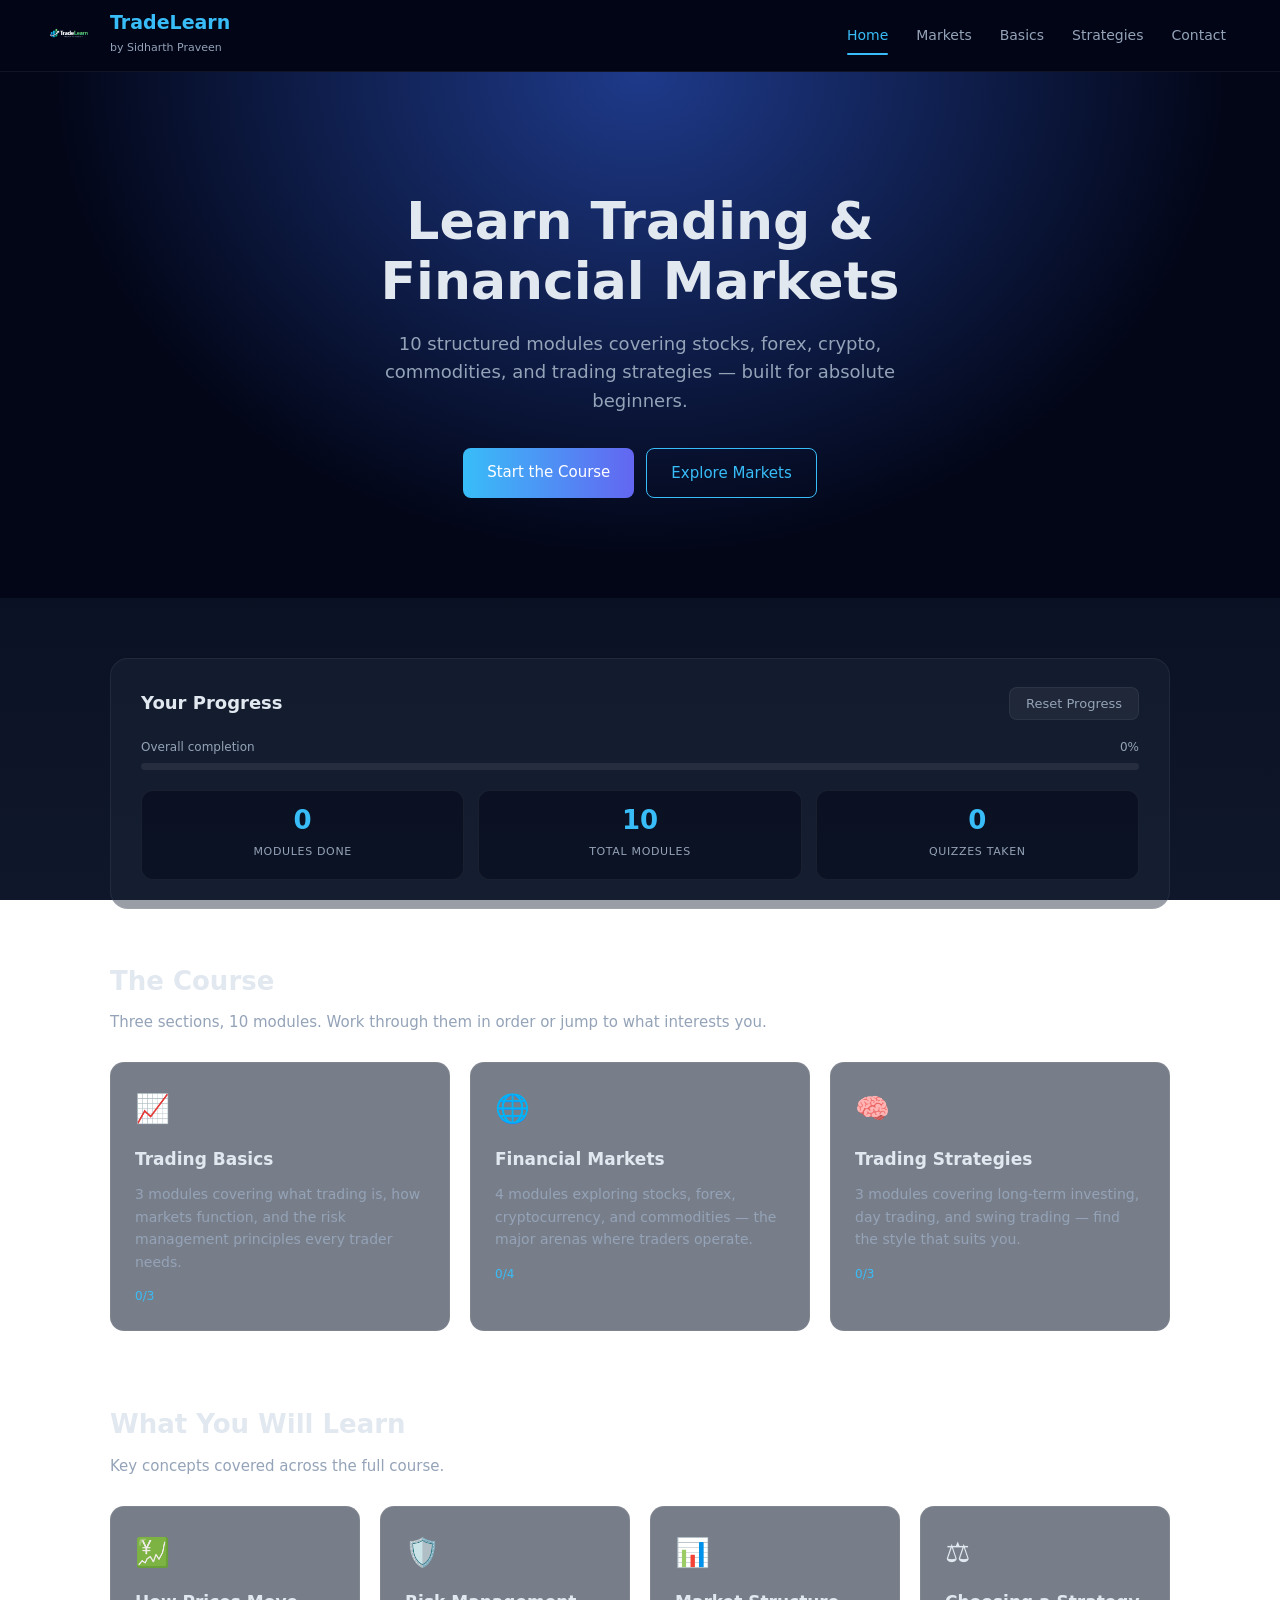
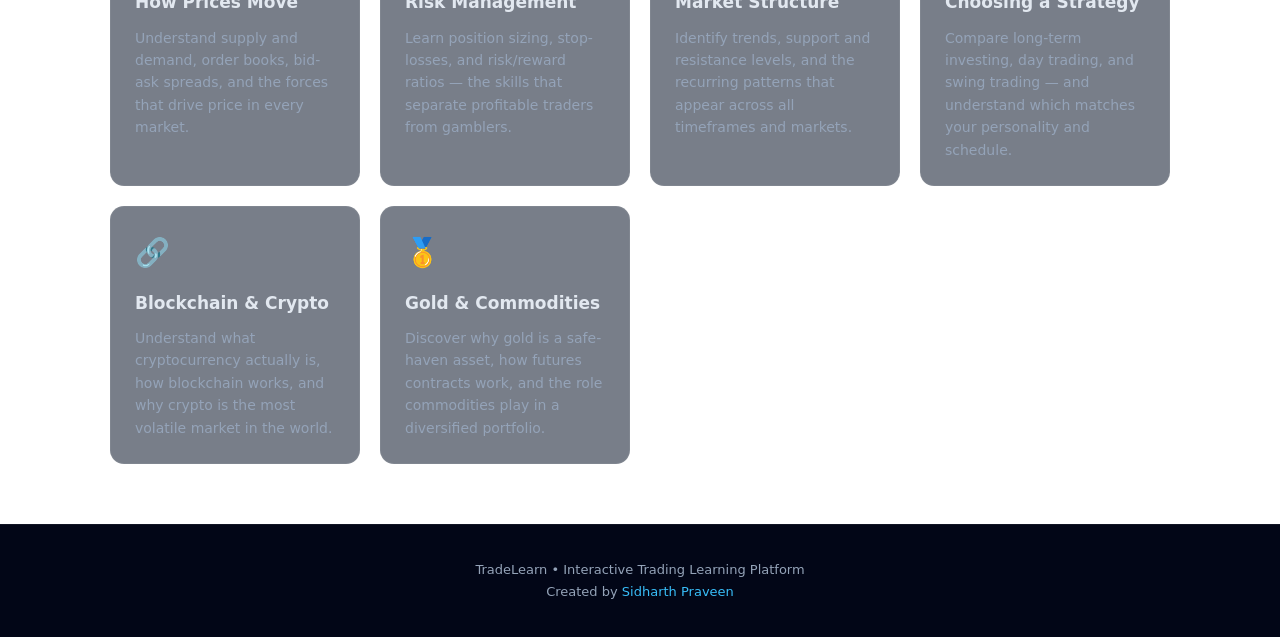
<file: index.html>
<!DOCTYPE html>
<html lang="en">
<head>
  <!-- Google tag (gtag.js) -->
  <script async src="https://www.googletagmanager.com/gtag/js?id=G-E32NQWVJEC"></script>
  <script>
    window.dataLayer = window.dataLayer || [];
    function gtag(){dataLayer.push(arguments);}
    gtag('js', new Date());
    gtag('config', 'G-E32NQWVJEC');
  </script>

  <meta charset="UTF-8">
  <meta name="viewport" content="width=device-width, initial-scale=1.0">
  <meta name="description" content="TradeLearn — an interactive platform for learning trading and financial markets. Structured modules, quizzes, and progress tracking for beginner traders.">
  <meta property="og:title" content="TradeLearn — Learn Trading & Financial Markets">
  <meta property="og:description" content="Interactive trading education with structured modules, quizzes, and progress tracking. Covers stocks, forex, crypto, commodities, and strategies.">
  <meta property="og:type" content="website">
  <meta property="og:url" content="https://sidharthp6.github.io/tradelearn/">

  <title>TradeLearn — Learn Trading &amp; Financial Markets</title>
  <link rel="icon" href="logo.png">
  <link rel="stylesheet" href="style.css">
</head>
<body>

<!-- NAV -->
<nav class="nav">
  <a href="index.html" class="logo">
    <img src="logo.png" alt="TradeLearn logo">
    <div class="logo-text">
      <span>TradeLearn</span>
      <small>by Sidharth Praveen</small>
    </div>
  </a>

  <div class="menu">
    <a href="index.html">Home</a>
    <a href="markets.html">Markets</a>
    <a href="basics.html">Basics</a>
    <a href="strategies.html">Strategies</a>
    <a href="contact.html">Contact</a>
  </div>

  <button class="hamburger" id="hamburger" aria-label="Open menu">
    <span></span><span></span><span></span>
  </button>
</nav>

<nav class="mobile-menu" id="mobile-menu">
  <a href="index.html">Home</a>
  <a href="markets.html">Markets</a>
  <a href="basics.html">Basics</a>
  <a href="strategies.html">Strategies</a>
  <a href="contact.html">Contact</a>
</nav>

<!-- HERO -->
<header>
  <div class="hero">
    <h1>Learn Trading &amp;<br>Financial Markets</h1>
    <p>10 structured modules covering stocks, forex, crypto, commodities, and trading strategies — built for absolute beginners.</p>
    <div class="hero-btns">
      <a class="btn" href="basics.html">Start the Course</a>
      <a class="btn btn-outline" href="markets.html">Explore Markets</a>
    </div>
  </div>
</header>

<!-- MAIN CONTENT -->
<div class="container">

  <!-- PROGRESS DASHBOARD -->
  <div class="dashboard-section fade">
    <div class="dashboard-header">
      <h2 class="dashboard-title">Your Progress</h2>
      <button class="btn btn-ghost btn-sm" onclick="handleReset()">Reset Progress</button>
    </div>

    <div class="progress-label">
      <span>Overall completion</span>
      <span id="overall-pct">0%</span>
    </div>
    <div class="progress-bar">
      <div class="progress-fill" id="overall-progress-fill"></div>
    </div>

    <div class="dashboard-stats">
      <div class="stat-box">
        <span class="stat-num" id="modules-completed">0</span>
        <span class="stat-label">Modules Done</span>
      </div>
      <div class="stat-box">
        <span class="stat-num" id="modules-total">10</span>
        <span class="stat-label">Total Modules</span>
      </div>
      <div class="stat-box">
        <span class="stat-num" id="quizzes-completed">0</span>
        <span class="stat-label">Quizzes Taken</span>
      </div>
    </div>
  </div>

  <!-- COURSE SECTIONS -->
  <h2 class="section-title fade">The Course</h2>
  <p class="section-sub fade">Three sections, 10 modules. Work through them in order or jump to what interests you.</p>

  <div class="cards">

    <a class="card fade" href="basics.html" data-section-card="basics" style="text-decoration:none;color:inherit;">
      <span class="card-icon">📈</span>
      <h3>Trading Basics</h3>
      <p>3 modules covering what trading is, how markets function, and the risk management principles every trader needs.</p>
      <div style="margin-top:14px;font-size:12px;color:var(--accent);" class="section-done-count">0/3</div>
    </a>

    <a class="card fade" href="markets.html" data-section-card="markets" style="text-decoration:none;color:inherit;">
      <span class="card-icon">🌐</span>
      <h3>Financial Markets</h3>
      <p>4 modules exploring stocks, forex, cryptocurrency, and commodities — the major arenas where traders operate.</p>
      <div style="margin-top:14px;font-size:12px;color:var(--accent);" class="section-done-count">0/4</div>
    </a>

    <a class="card fade" href="strategies.html" data-section-card="strategies" style="text-decoration:none;color:inherit;">
      <span class="card-icon">🧠</span>
      <h3>Trading Strategies</h3>
      <p>3 modules covering long-term investing, day trading, and swing trading — find the style that suits you.</p>
      <div style="margin-top:14px;font-size:12px;color:var(--accent);" class="section-done-count">0/3</div>
    </a>

  </div>

  <hr class="divider">

  <!-- WHAT YOU'LL LEARN TEASERS -->
  <h2 class="section-title fade">What You Will Learn</h2>
  <p class="section-sub fade">Key concepts covered across the full course.</p>

  <div class="cards">
    <div class="card fade">
      <span class="card-icon">💹</span>
      <h3>How Prices Move</h3>
      <p>Understand supply and demand, order books, bid-ask spreads, and the forces that drive price in every market.</p>
    </div>
    <div class="card fade">
      <span class="card-icon">🛡️</span>
      <h3>Risk Management</h3>
      <p>Learn position sizing, stop-losses, and risk/reward ratios — the skills that separate profitable traders from gamblers.</p>
    </div>
    <div class="card fade">
      <span class="card-icon">📊</span>
      <h3>Market Structure</h3>
      <p>Identify trends, support and resistance levels, and the recurring patterns that appear across all timeframes and markets.</p>
    </div>
    <div class="card fade">
      <span class="card-icon">⚖️</span>
      <h3>Choosing a Strategy</h3>
      <p>Compare long-term investing, day trading, and swing trading — and understand which matches your personality and schedule.</p>
    </div>
    <div class="card fade">
      <span class="card-icon">🔗</span>
      <h3>Blockchain &amp; Crypto</h3>
      <p>Understand what cryptocurrency actually is, how blockchain works, and why crypto is the most volatile market in the world.</p>
    </div>
    <div class="card fade">
      <span class="card-icon">🥇</span>
      <h3>Gold &amp; Commodities</h3>
      <p>Discover why gold is a safe-haven asset, how futures contracts work, and the role commodities play in a diversified portfolio.</p>
    </div>
  </div>

</div>

<!-- FOOTER -->
<footer>
  TradeLearn &bull; Interactive Trading Learning Platform<br>
  Created by <a href="contact.html">Sidharth Praveen</a>
</footer>

<script src="script.js"></script>
<script src="js/progress.js"></script>
<script>
  function handleReset() {
    if (confirm('Reset all progress? This cannot be undone.')) {
      resetProgress();
      location.reload();
    }
  }

  document.addEventListener('DOMContentLoaded', () => {
    renderHomepageDashboard();
  });
</script>
</body>
</html>
</file>
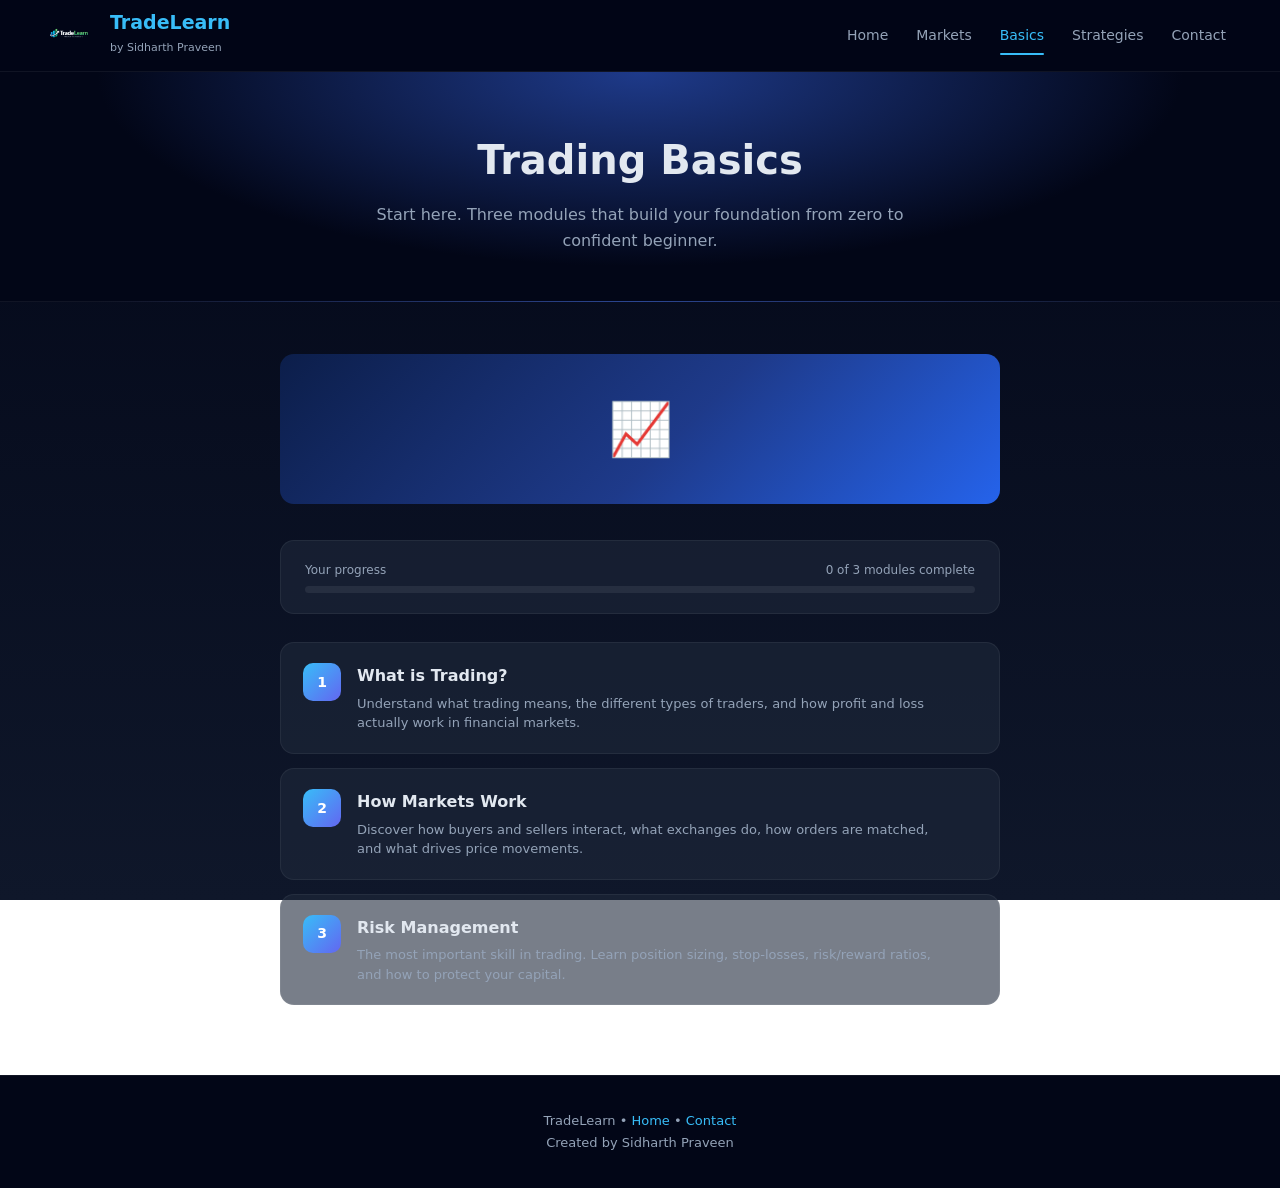
<file: basics.html>
<!DOCTYPE html>
<html lang="en">
<head>
  <!-- Google tag (gtag.js) -->
  <script async src="https://www.googletagmanager.com/gtag/js?id=G-E32NQWVJEC"></script>
  <script>
    window.dataLayer = window.dataLayer || [];
    function gtag(){dataLayer.push(arguments);}
    gtag('js', new Date());
    gtag('config', 'G-E32NQWVJEC');
  </script>

  <meta charset="UTF-8">
  <meta name="viewport" content="width=device-width, initial-scale=1.0">
  <meta name="description" content="Learn trading basics — what trading is, how markets work, and how to manage risk. 3 beginner-friendly modules on TradeLearn.">
  <meta property="og:title" content="Trading Basics — TradeLearn">
  <meta property="og:description" content="3 beginner-friendly modules covering the fundamentals of trading and financial markets.">
  <meta property="og:type" content="website">

  <title>Trading Basics — TradeLearn</title>
  <link rel="icon" href="logo.png">
  <link rel="stylesheet" href="style.css">
</head>
<body data-section="basics">

<!-- NAV -->
<nav class="nav">
  <a href="index.html" class="logo">
    <img src="logo.png" alt="TradeLearn logo">
    <div class="logo-text">
      <span>TradeLearn</span>
      <small>by Sidharth Praveen</small>
    </div>
  </a>

  <div class="menu">
    <a href="index.html">Home</a>
    <a href="markets.html">Markets</a>
    <a href="basics.html">Basics</a>
    <a href="strategies.html">Strategies</a>
    <a href="contact.html">Contact</a>
  </div>

  <button class="hamburger" id="hamburger" aria-label="Menu">
    <span></span><span></span><span></span>
  </button>
</nav>

<nav class="mobile-menu" id="mobile-menu">
  <a href="index.html">Home</a>
  <a href="markets.html">Markets</a>
  <a href="basics.html">Basics</a>
  <a href="strategies.html">Strategies</a>
  <a href="contact.html">Contact</a>
</nav>

<!-- PAGE HEADER -->
<div class="page-header">
  <h1>Trading Basics</h1>
  <p>Start here. Three modules that build your foundation from zero to confident beginner.</p>
</div>

<!-- CONTENT -->
<div class="section-overview fade show">

  <!-- CSS Banner -->
  <div class="section-banner banner-basics">
    <span>📈</span>
  </div>

  <!-- Section progress -->
  <div class="section-progress-card">
    <div class="progress-label">
      <span>Your progress</span>
      <span id="section-progress-label">0 of 3 modules complete</span>
    </div>
    <div class="progress-bar">
      <div class="progress-fill" id="section-progress-fill"></div>
    </div>
  </div>

  <!-- Module list -->
  <div class="module-list">

    <a class="module-card" href="modules/basics-1.html" data-module-card="basics-1">
      <div class="module-num">1</div>
      <div class="module-card-body">
        <div class="module-card-title">What is Trading?</div>
        <div class="module-card-desc">Understand what trading means, the different types of traders, and how profit and loss actually work in financial markets.</div>
      </div>
      <div class="module-check">✓</div>
    </a>

    <a class="module-card" href="modules/basics-2.html" data-module-card="basics-2">
      <div class="module-num">2</div>
      <div class="module-card-body">
        <div class="module-card-title">How Markets Work</div>
        <div class="module-card-desc">Discover how buyers and sellers interact, what exchanges do, how orders are matched, and what drives price movements.</div>
      </div>
      <div class="module-check">✓</div>
    </a>

    <a class="module-card" href="modules/basics-3.html" data-module-card="basics-3">
      <div class="module-num">3</div>
      <div class="module-card-body">
        <div class="module-card-title">Risk Management</div>
        <div class="module-card-desc">The most important skill in trading. Learn position sizing, stop-losses, risk/reward ratios, and how to protect your capital.</div>
      </div>
      <div class="module-check">✓</div>
    </a>

  </div>

</div>

<footer>
  TradeLearn &bull; <a href="index.html">Home</a> &bull; <a href="contact.html">Contact</a><br>
  Created by Sidharth Praveen
</footer>

<script src="script.js"></script>
<script src="js/progress.js"></script>
<script>
  document.addEventListener('DOMContentLoaded', () => {
    applyModuleCardState();
  });
</script>
</body>
</html>
</file>
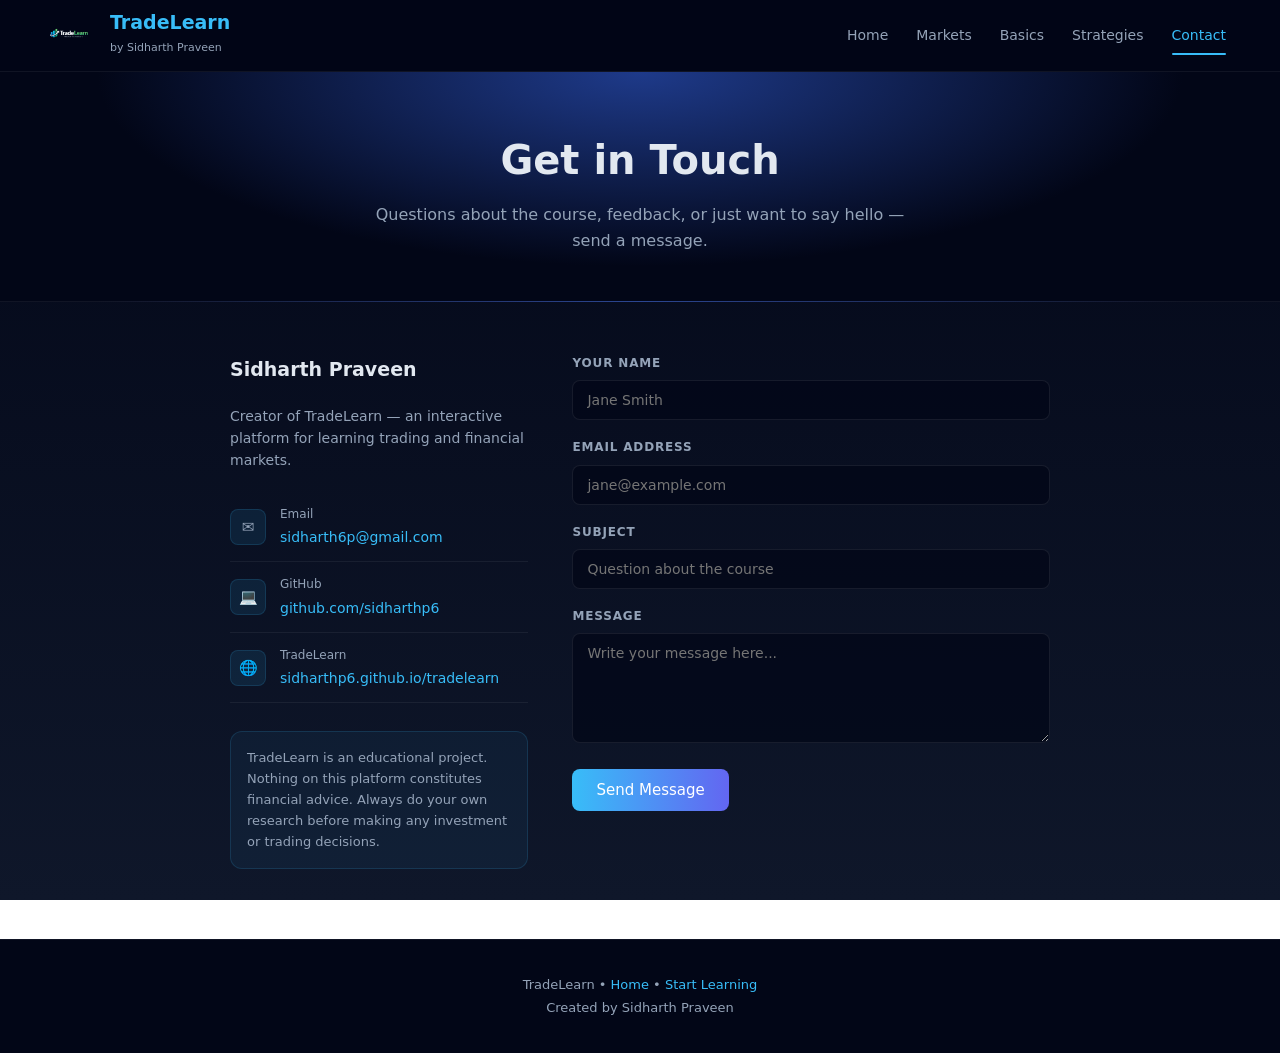
<file: contact.html>
<!DOCTYPE html>
<html lang="en">
<head>
  <!-- Google tag (gtag.js) -->
  <script async src="https://www.googletagmanager.com/gtag/js?id=G-E32NQWVJEC"></script>
  <script>
    window.dataLayer = window.dataLayer || [];
    function gtag(){dataLayer.push(arguments);}
    gtag('js', new Date());
    gtag('config', 'G-E32NQWVJEC');
  </script>

  <meta charset="UTF-8">
  <meta name="viewport" content="width=device-width, initial-scale=1.0">
  <meta name="description" content="Get in touch with the TradeLearn creator, Sidharth Praveen. Send a message or connect via email or GitHub.">
  <meta property="og:title" content="Contact — TradeLearn">
  <meta property="og:description" content="Get in touch with TradeLearn creator Sidharth Praveen.">
  <meta property="og:type" content="website">

  <title>Contact — TradeLearn</title>
  <link rel="icon" href="logo.png">
  <link rel="stylesheet" href="style.css">
</head>
<body>

<!-- NAV -->
<nav class="nav">
  <a href="index.html" class="logo">
    <img src="logo.png" alt="TradeLearn logo">
    <div class="logo-text">
      <span>TradeLearn</span>
      <small>by Sidharth Praveen</small>
    </div>
  </a>

  <div class="menu">
    <a href="index.html">Home</a>
    <a href="markets.html">Markets</a>
    <a href="basics.html">Basics</a>
    <a href="strategies.html">Strategies</a>
    <a href="contact.html">Contact</a>
  </div>

  <button class="hamburger" id="hamburger" aria-label="Open menu">
    <span></span><span></span><span></span>
  </button>
</nav>

<nav class="mobile-menu" id="mobile-menu">
  <a href="index.html">Home</a>
  <a href="markets.html">Markets</a>
  <a href="basics.html">Basics</a>
  <a href="strategies.html">Strategies</a>
  <a href="contact.html">Contact</a>
</nav>

<!-- PAGE HEADER -->
<div class="page-header">
  <h1>Get in Touch</h1>
  <p>Questions about the course, feedback, or just want to say hello — send a message.</p>
</div>

<!-- CONTACT LAYOUT -->
<div class="contact-layout">

  <!-- LEFT: Info -->
  <div class="contact-info">
    <h3>Sidharth Praveen</h3>
    <p style="color:var(--text-muted);font-size:14px;margin:0 0 20px;">Creator of TradeLearn — an interactive platform for learning trading and financial markets.</p>

    <div class="contact-item">
      <div class="contact-icon">✉️</div>
      <div>
        <div style="font-size:12px;color:var(--text-muted);margin-bottom:2px;">Email</div>
        <a href="mailto:sidharth6p@gmail.com" style="color:var(--accent);text-decoration:none;">sidharth6p@gmail.com</a>
      </div>
    </div>

    <div class="contact-item">
      <div class="contact-icon">💻</div>
      <div>
        <div style="font-size:12px;color:var(--text-muted);margin-bottom:2px;">GitHub</div>
        <a href="https://github.com/sidharthp6" target="_blank" rel="noopener" style="color:var(--accent);text-decoration:none;">github.com/sidharthp6</a>
      </div>
    </div>

    <div class="contact-item">
      <div class="contact-icon">🌐</div>
      <div>
        <div style="font-size:12px;color:var(--text-muted);margin-bottom:2px;">TradeLearn</div>
        <a href="https://sidharthp6.github.io/tradelearn/" target="_blank" rel="noopener" style="color:var(--accent);text-decoration:none;">sidharthp6.github.io/tradelearn</a>
      </div>
    </div>

    <div style="margin-top:28px;padding:16px;background:rgba(56,189,248,0.06);border:1px solid rgba(56,189,248,0.15);border-radius:12px;">
      <div style="font-size:13px;color:var(--text-muted);line-height:1.6;">
        TradeLearn is an educational project. Nothing on this platform constitutes financial advice. Always do your own research before making any investment or trading decisions.
      </div>
    </div>
  </div>

  <!-- RIGHT: Form -->
  <div class="contact-form">
    <form id="contact-form" onsubmit="return validateForm(event)">
      <div class="form-group">
        <label for="name">Your Name</label>
        <input type="text" id="name" placeholder="Jane Smith" required>
      </div>

      <div class="form-group">
        <label for="email">Email Address</label>
        <input type="email" id="email" placeholder="jane@example.com" required>
      </div>

      <div class="form-group">
        <label for="subject">Subject</label>
        <input type="text" id="subject" placeholder="Question about the course">
      </div>

      <div class="form-group">
        <label for="message">Message</label>
        <textarea id="message" placeholder="Write your message here..." required></textarea>
      </div>

      <button type="submit">Send Message</button>
    </form>

    <div class="form-success" id="form-success">
      ✓ Message received! I'll get back to you at the email you provided.
    </div>
  </div>

</div>

<footer>
  TradeLearn &bull; <a href="index.html">Home</a> &bull; <a href="basics.html">Start Learning</a><br>
  Created by Sidharth Praveen
</footer>

<script src="script.js"></script>
</body>
</html>
</file>
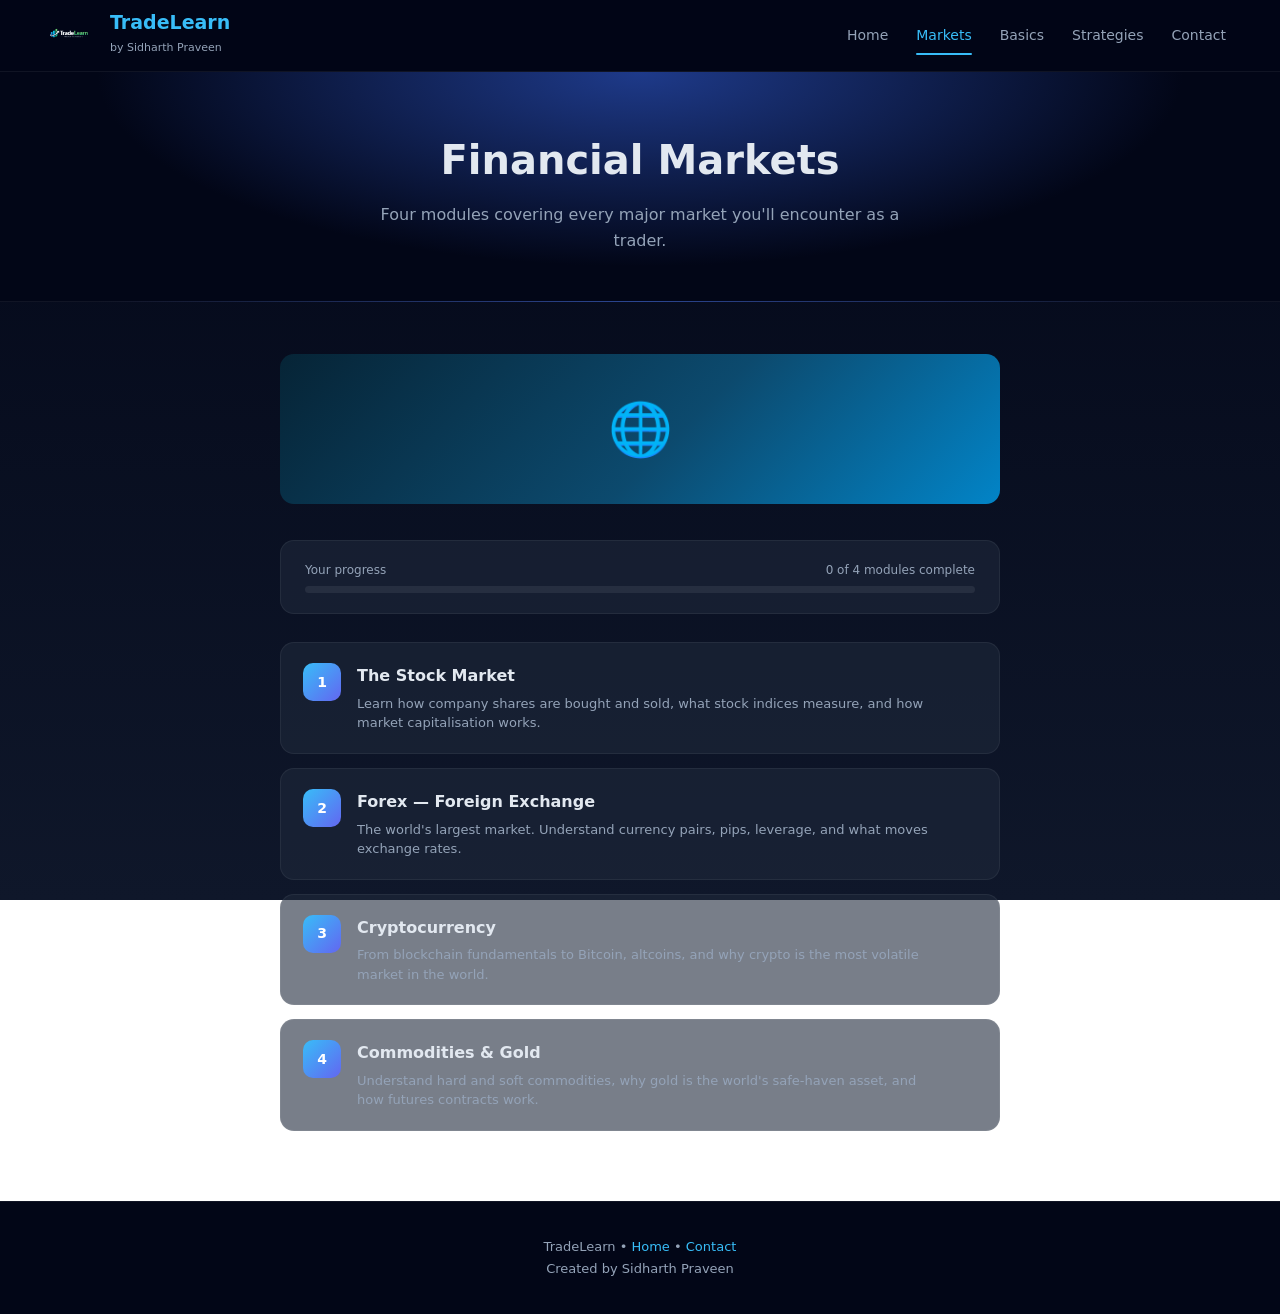
<file: markets.html>
<!DOCTYPE html>
<html lang="en">
<head>
  <!-- Google tag (gtag.js) -->
  <script async src="https://www.googletagmanager.com/gtag/js?id=G-E32NQWVJEC"></script>
  <script>
    window.dataLayer = window.dataLayer || [];
    function gtag(){dataLayer.push(arguments);}
    gtag('js', new Date());
    gtag('config', 'G-E32NQWVJEC');
  </script>

  <meta charset="UTF-8">
  <meta name="viewport" content="width=device-width, initial-scale=1.0">
  <meta name="description" content="Explore the world's major financial markets — stocks, forex, crypto, and commodities. 4 in-depth modules on TradeLearn.">
  <meta property="og:title" content="Financial Markets — TradeLearn">
  <meta property="og:description" content="4 modules covering stocks, forex, cryptocurrency, and commodities for beginner traders.">
  <meta property="og:type" content="website">

  <title>Financial Markets — TradeLearn</title>
  <link rel="icon" href="logo.png">
  <link rel="stylesheet" href="style.css">
</head>
<body data-section="markets">

<!-- NAV -->
<nav class="nav">
  <a href="index.html" class="logo">
    <img src="logo.png" alt="TradeLearn logo">
    <div class="logo-text">
      <span>TradeLearn</span>
      <small>by Sidharth Praveen</small>
    </div>
  </a>

  <div class="menu">
    <a href="index.html">Home</a>
    <a href="markets.html">Markets</a>
    <a href="basics.html">Basics</a>
    <a href="strategies.html">Strategies</a>
    <a href="contact.html">Contact</a>
  </div>

  <button class="hamburger" id="hamburger" aria-label="Menu">
    <span></span><span></span><span></span>
  </button>
</nav>

<nav class="mobile-menu" id="mobile-menu">
  <a href="index.html">Home</a>
  <a href="markets.html">Markets</a>
  <a href="basics.html">Basics</a>
  <a href="strategies.html">Strategies</a>
  <a href="contact.html">Contact</a>
</nav>

<!-- PAGE HEADER -->
<div class="page-header">
  <h1>Financial Markets</h1>
  <p>Four modules covering every major market you'll encounter as a trader.</p>
</div>

<!-- CONTENT -->
<div class="section-overview fade show">

  <div class="section-banner banner-markets">
    <span>🌐</span>
  </div>

  <div class="section-progress-card">
    <div class="progress-label">
      <span>Your progress</span>
      <span id="section-progress-label">0 of 4 modules complete</span>
    </div>
    <div class="progress-bar">
      <div class="progress-fill" id="section-progress-fill"></div>
    </div>
  </div>

  <div class="module-list">

    <a class="module-card" href="modules/markets-1.html" data-module-card="markets-1">
      <div class="module-num">1</div>
      <div class="module-card-body">
        <div class="module-card-title">The Stock Market</div>
        <div class="module-card-desc">Learn how company shares are bought and sold, what stock indices measure, and how market capitalisation works.</div>
      </div>
      <div class="module-check">✓</div>
    </a>

    <a class="module-card" href="modules/markets-2.html" data-module-card="markets-2">
      <div class="module-num">2</div>
      <div class="module-card-body">
        <div class="module-card-title">Forex — Foreign Exchange</div>
        <div class="module-card-desc">The world's largest market. Understand currency pairs, pips, leverage, and what moves exchange rates.</div>
      </div>
      <div class="module-check">✓</div>
    </a>

    <a class="module-card" href="modules/markets-3.html" data-module-card="markets-3">
      <div class="module-num">3</div>
      <div class="module-card-body">
        <div class="module-card-title">Cryptocurrency</div>
        <div class="module-card-desc">From blockchain fundamentals to Bitcoin, altcoins, and why crypto is the most volatile market in the world.</div>
      </div>
      <div class="module-check">✓</div>
    </a>

    <a class="module-card" href="modules/markets-4.html" data-module-card="markets-4">
      <div class="module-num">4</div>
      <div class="module-card-body">
        <div class="module-card-title">Commodities &amp; Gold</div>
        <div class="module-card-desc">Understand hard and soft commodities, why gold is the world's safe-haven asset, and how futures contracts work.</div>
      </div>
      <div class="module-check">✓</div>
    </a>

  </div>

</div>

<footer>
  TradeLearn &bull; <a href="index.html">Home</a> &bull; <a href="contact.html">Contact</a><br>
  Created by Sidharth Praveen
</footer>

<script src="script.js"></script>
<script src="js/progress.js"></script>
<script>
  document.addEventListener('DOMContentLoaded', () => {
    applyModuleCardState();
  });
</script>
</body>
</html>
</file>
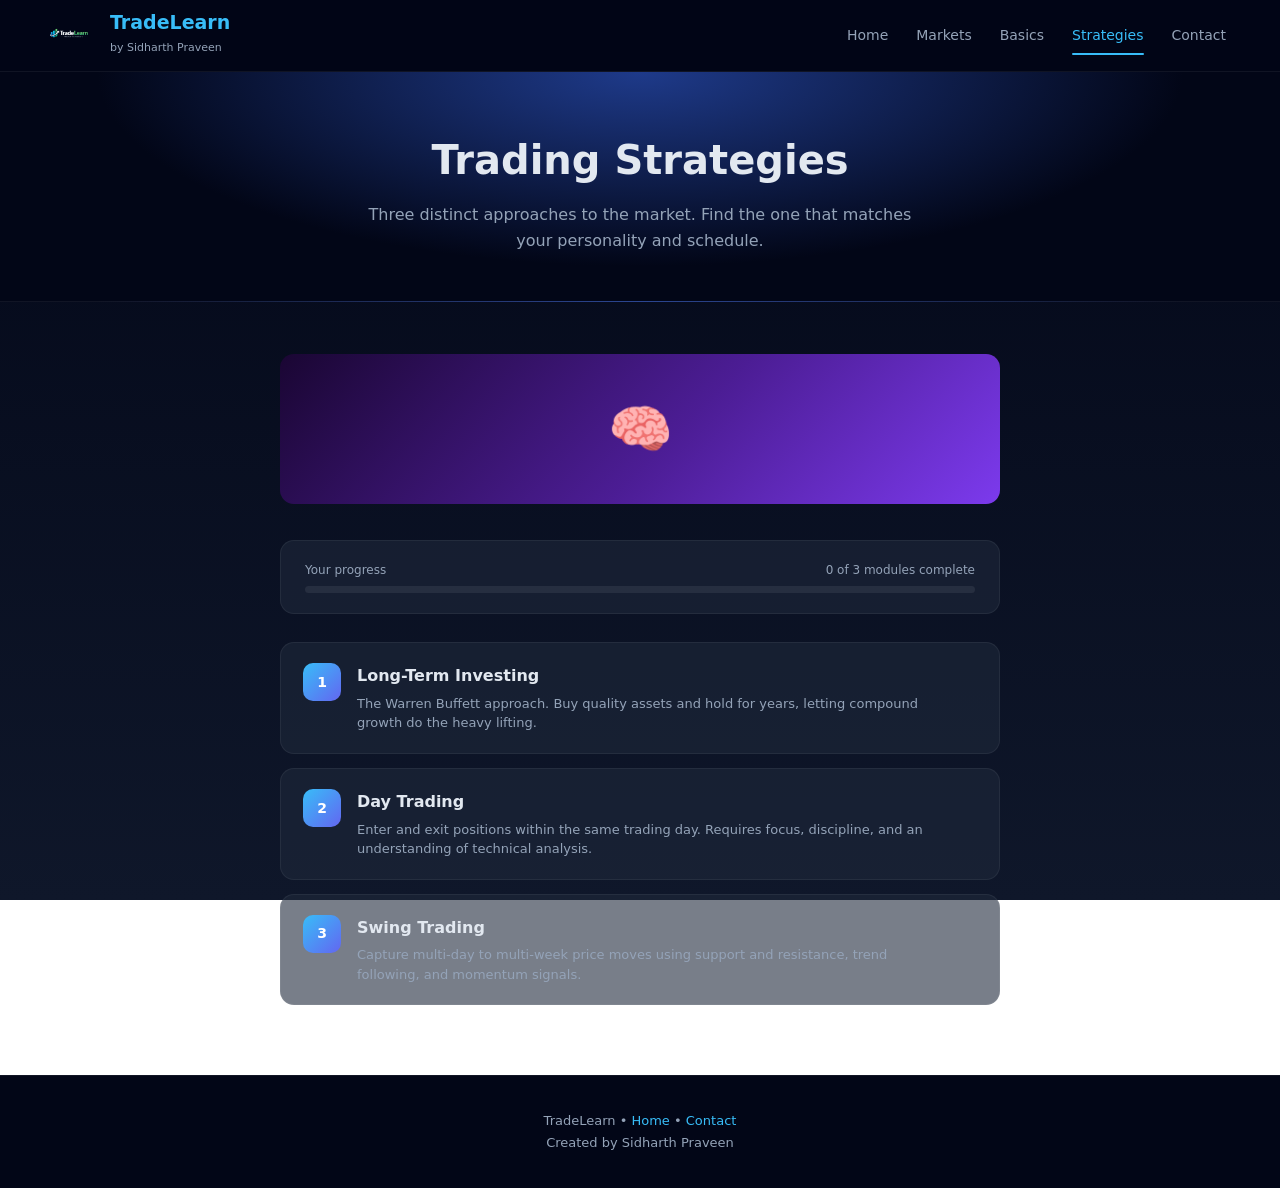
<file: strategies.html>
<!DOCTYPE html>
<html lang="en">
<head>
  <!-- Google tag (gtag.js) -->
  <script async src="https://www.googletagmanager.com/gtag/js?id=G-E32NQWVJEC"></script>
  <script>
    window.dataLayer = window.dataLayer || [];
    function gtag(){dataLayer.push(arguments);}
    gtag('js', new Date());
    gtag('config', 'G-E32NQWVJEC');
  </script>

  <meta charset="UTF-8">
  <meta name="viewport" content="width=device-width, initial-scale=1.0">
  <meta name="description" content="Learn the three core trading strategies — long-term investing, day trading, and swing trading. 3 practical modules on TradeLearn.">
  <meta property="og:title" content="Trading Strategies — TradeLearn">
  <meta property="og:description" content="3 modules covering long-term investing, day trading, and swing trading for beginner traders.">
  <meta property="og:type" content="website">

  <title>Trading Strategies — TradeLearn</title>
  <link rel="icon" href="logo.png">
  <link rel="stylesheet" href="style.css">
</head>
<body data-section="strategies">

<!-- NAV -->
<nav class="nav">
  <a href="index.html" class="logo">
    <img src="logo.png" alt="TradeLearn logo">
    <div class="logo-text">
      <span>TradeLearn</span>
      <small>by Sidharth Praveen</small>
    </div>
  </a>

  <div class="menu">
    <a href="index.html">Home</a>
    <a href="markets.html">Markets</a>
    <a href="basics.html">Basics</a>
    <a href="strategies.html">Strategies</a>
    <a href="contact.html">Contact</a>
  </div>

  <button class="hamburger" id="hamburger" aria-label="Menu">
    <span></span><span></span><span></span>
  </button>
</nav>

<nav class="mobile-menu" id="mobile-menu">
  <a href="index.html">Home</a>
  <a href="markets.html">Markets</a>
  <a href="basics.html">Basics</a>
  <a href="strategies.html">Strategies</a>
  <a href="contact.html">Contact</a>
</nav>

<!-- PAGE HEADER -->
<div class="page-header">
  <h1>Trading Strategies</h1>
  <p>Three distinct approaches to the market. Find the one that matches your personality and schedule.</p>
</div>

<!-- CONTENT -->
<div class="section-overview fade show">

  <div class="section-banner banner-strategies">
    <span>🧠</span>
  </div>

  <div class="section-progress-card">
    <div class="progress-label">
      <span>Your progress</span>
      <span id="section-progress-label">0 of 3 modules complete</span>
    </div>
    <div class="progress-bar">
      <div class="progress-fill" id="section-progress-fill"></div>
    </div>
  </div>

  <div class="module-list">

    <a class="module-card" href="modules/strategies-1.html" data-module-card="strategies-1">
      <div class="module-num">1</div>
      <div class="module-card-body">
        <div class="module-card-title">Long-Term Investing</div>
        <div class="module-card-desc">The Warren Buffett approach. Buy quality assets and hold for years, letting compound growth do the heavy lifting.</div>
      </div>
      <div class="module-check">✓</div>
    </a>

    <a class="module-card" href="modules/strategies-2.html" data-module-card="strategies-2">
      <div class="module-num">2</div>
      <div class="module-card-body">
        <div class="module-card-title">Day Trading</div>
        <div class="module-card-desc">Enter and exit positions within the same trading day. Requires focus, discipline, and an understanding of technical analysis.</div>
      </div>
      <div class="module-check">✓</div>
    </a>

    <a class="module-card" href="modules/strategies-3.html" data-module-card="strategies-3">
      <div class="module-num">3</div>
      <div class="module-card-body">
        <div class="module-card-title">Swing Trading</div>
        <div class="module-card-desc">Capture multi-day to multi-week price moves using support and resistance, trend following, and momentum signals.</div>
      </div>
      <div class="module-check">✓</div>
    </a>

  </div>

</div>

<footer>
  TradeLearn &bull; <a href="index.html">Home</a> &bull; <a href="contact.html">Contact</a><br>
  Created by Sidharth Praveen
</footer>

<script src="script.js"></script>
<script src="js/progress.js"></script>
<script>
  document.addEventListener('DOMContentLoaded', () => {
    applyModuleCardState();
  });
</script>
</body>
</html>
</file>
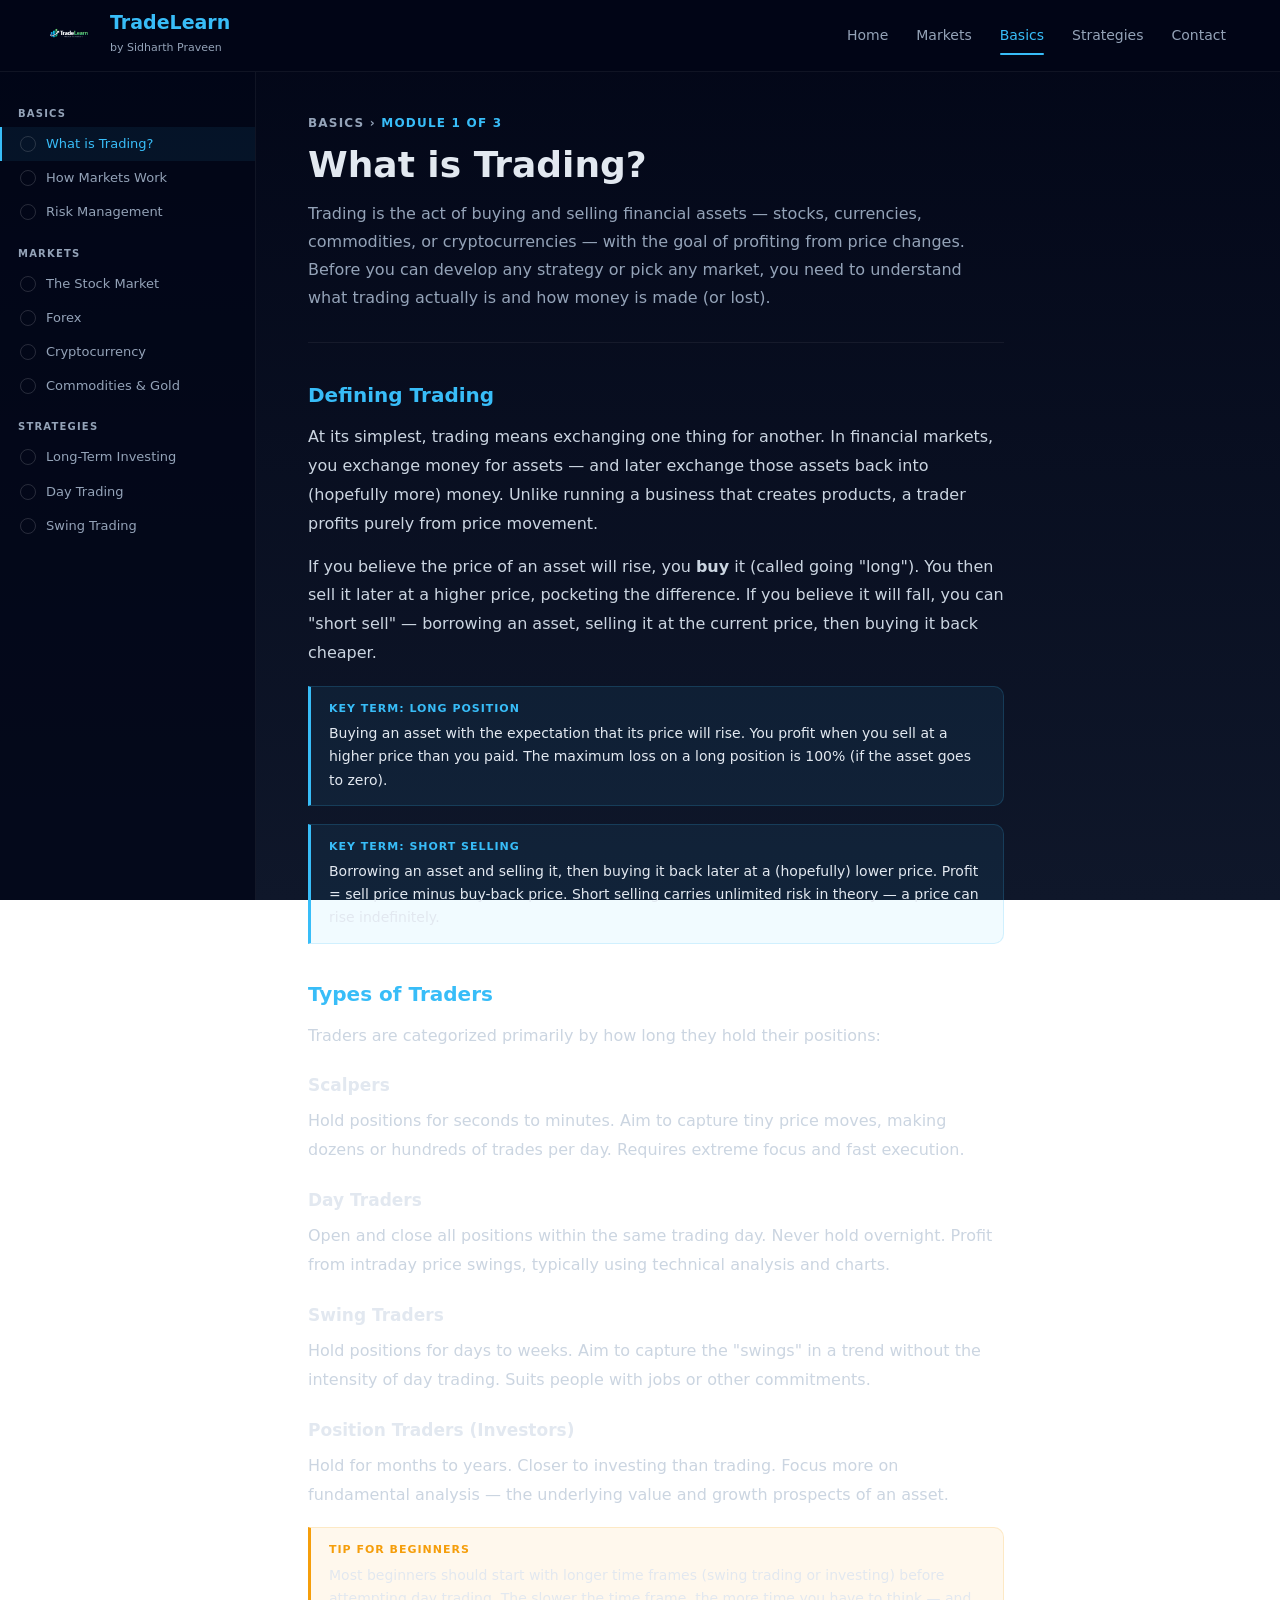
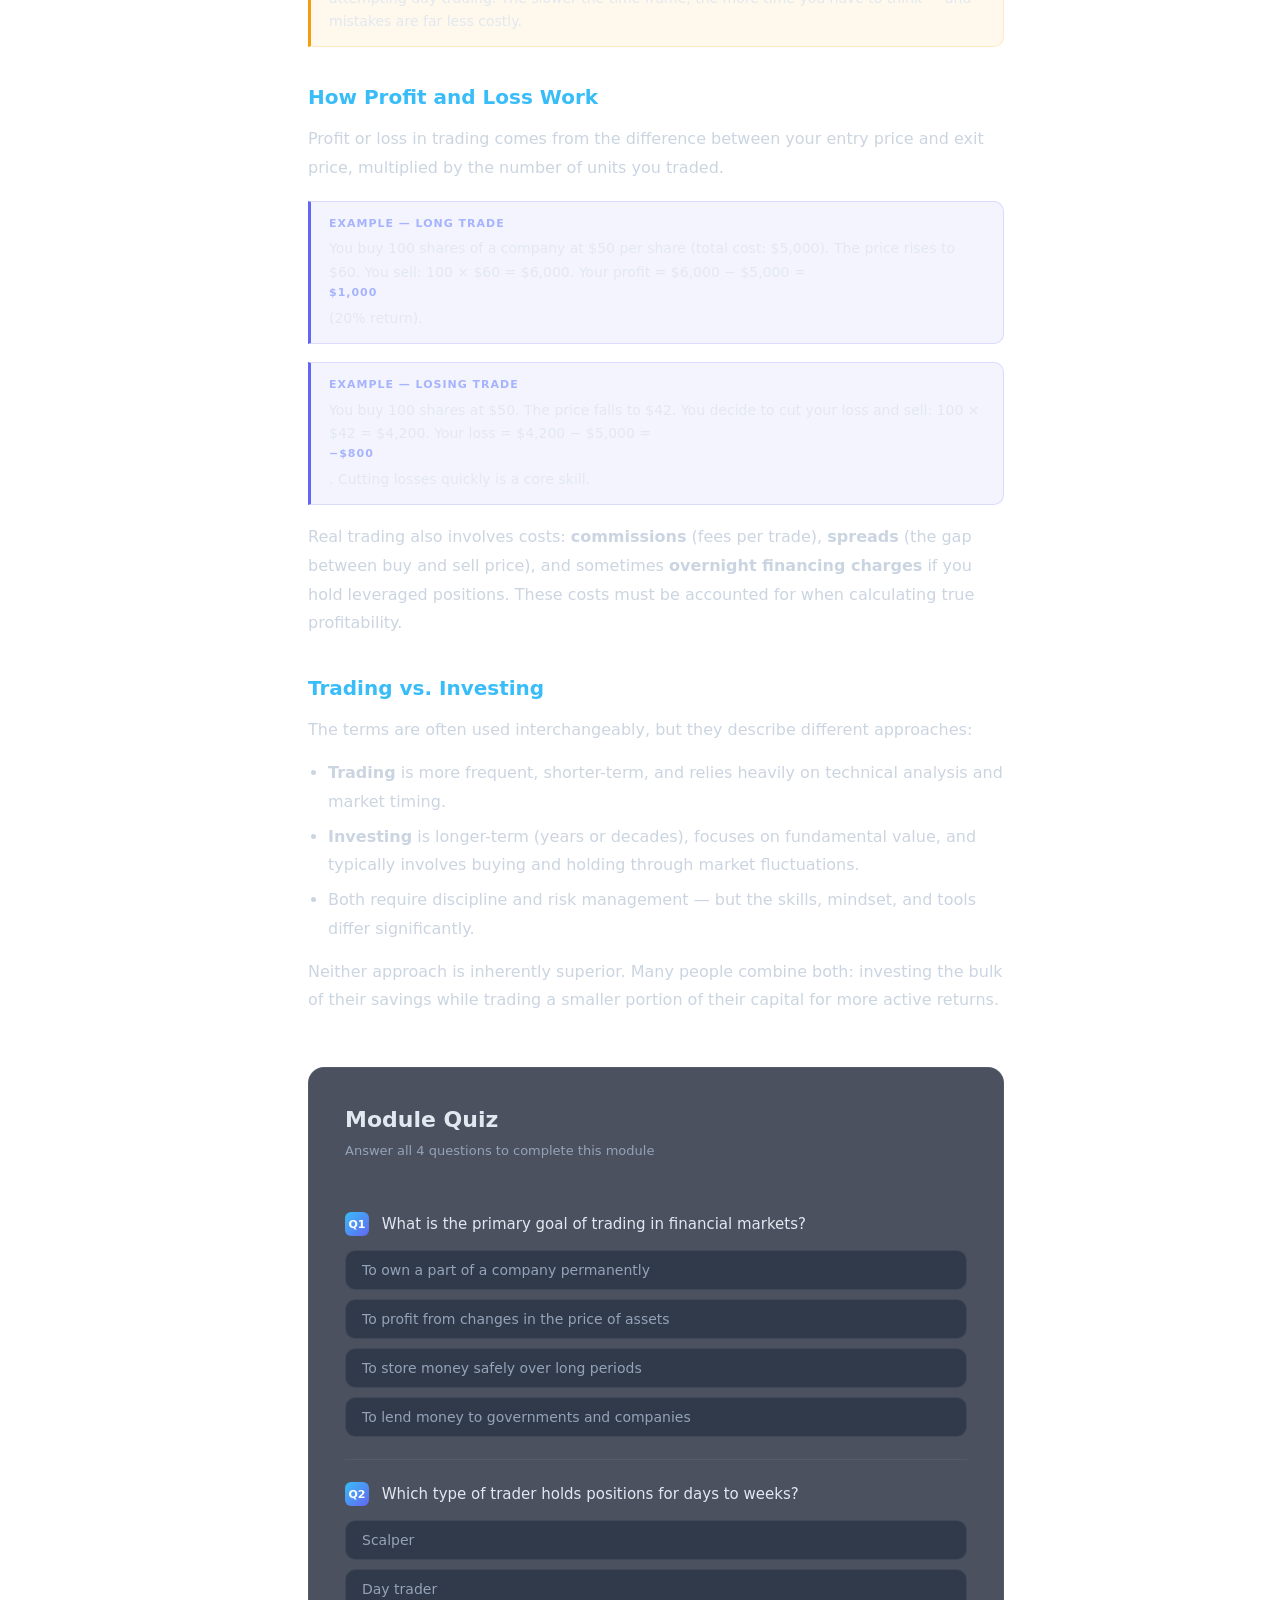
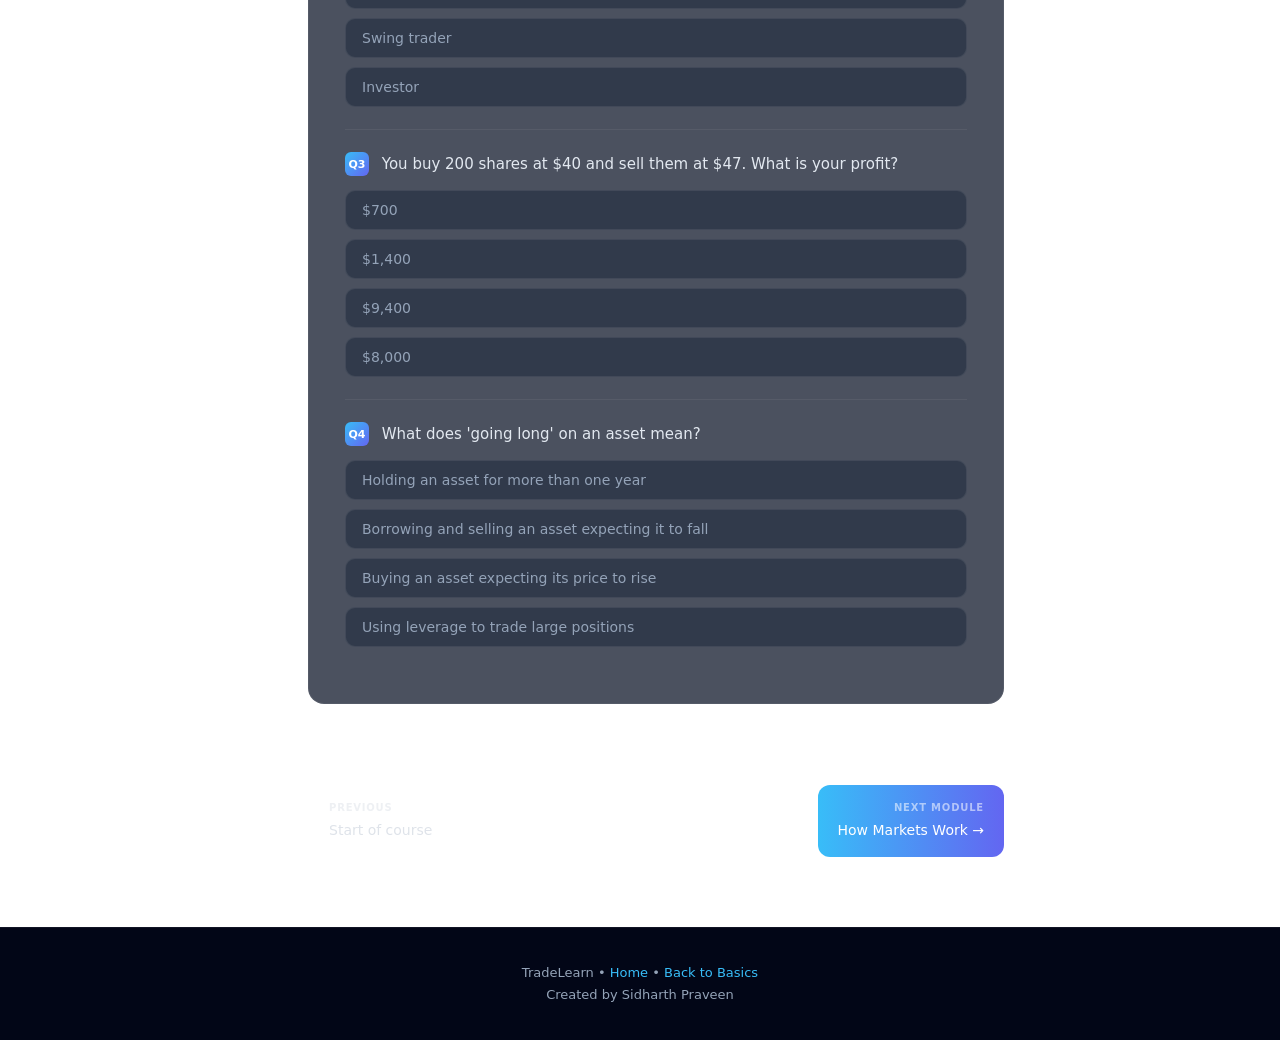
<file: modules/basics-1.html>
<!DOCTYPE html>
<html lang="en">
<head>
  <!-- Google tag (gtag.js) -->
  <script async src="https://www.googletagmanager.com/gtag/js?id=G-E32NQWVJEC"></script>
  <script>
    window.dataLayer = window.dataLayer || [];
    function gtag(){dataLayer.push(arguments);}
    gtag('js', new Date());
    gtag('config', 'G-E32NQWVJEC');
  </script>

  <meta charset="UTF-8">
  <meta name="viewport" content="width=device-width, initial-scale=1.0">
  <meta name="description" content="Learn what trading is, the different types of traders, and how profit and loss work in financial markets.">
  <meta property="og:title" content="What is Trading? — TradeLearn">
  <meta property="og:description" content="Module 1 of 3 in Trading Basics. Understand what trading means and how profit and loss work.">
  <meta property="og:type" content="website">

  <title>What is Trading? — TradeLearn</title>
  <link rel="icon" href="../logo.png">
  <link rel="stylesheet" href="../style.css">
</head>
<body data-active-nav="basics.html">

<!-- NAV -->
<nav class="nav">
  <a href="../index.html" class="logo">
    <img src="../logo.png" alt="TradeLearn logo">
    <div class="logo-text">
      <span>TradeLearn</span>
      <small>by Sidharth Praveen</small>
    </div>
  </a>
  <div class="menu">
    <a href="../index.html">Home</a>
    <a href="../markets.html">Markets</a>
    <a href="../basics.html">Basics</a>
    <a href="../strategies.html">Strategies</a>
    <a href="../contact.html">Contact</a>
  </div>
  <button class="hamburger" id="hamburger" aria-label="Menu">
    <span></span><span></span><span></span>
  </button>
</nav>
<nav class="mobile-menu" id="mobile-menu">
  <a href="../index.html">Home</a>
  <a href="../markets.html">Markets</a>
  <a href="../basics.html">Basics</a>
  <a href="../strategies.html">Strategies</a>
  <a href="../contact.html">Contact</a>
</nav>

<!-- PAGE LAYOUT -->
<div class="page-layout">

  <!-- SIDEBAR -->
  <aside id="sidebar" class="sidebar">
    <div class="sidebar-section">
      <span class="sidebar-section-label">Basics</span>
      <a class="sidebar-link active" href="basics-1.html" data-module="basics-1">
        <span class="mod-status"></span>What is Trading?
      </a>
      <a class="sidebar-link" href="basics-2.html" data-module="basics-2">
        <span class="mod-status"></span>How Markets Work
      </a>
      <a class="sidebar-link" href="basics-3.html" data-module="basics-3">
        <span class="mod-status"></span>Risk Management
      </a>
    </div>
    <div class="sidebar-section">
      <span class="sidebar-section-label">Markets</span>
      <a class="sidebar-link" href="markets-1.html" data-module="markets-1">
        <span class="mod-status"></span>The Stock Market
      </a>
      <a class="sidebar-link" href="markets-2.html" data-module="markets-2">
        <span class="mod-status"></span>Forex
      </a>
      <a class="sidebar-link" href="markets-3.html" data-module="markets-3">
        <span class="mod-status"></span>Cryptocurrency
      </a>
      <a class="sidebar-link" href="markets-4.html" data-module="markets-4">
        <span class="mod-status"></span>Commodities &amp; Gold
      </a>
    </div>
    <div class="sidebar-section">
      <span class="sidebar-section-label">Strategies</span>
      <a class="sidebar-link" href="strategies-1.html" data-module="strategies-1">
        <span class="mod-status"></span>Long-Term Investing
      </a>
      <a class="sidebar-link" href="strategies-2.html" data-module="strategies-2">
        <span class="mod-status"></span>Day Trading
      </a>
      <a class="sidebar-link" href="strategies-3.html" data-module="strategies-3">
        <span class="mod-status"></span>Swing Trading
      </a>
    </div>
  </aside>
  <div class="sidebar-overlay" id="sidebar-overlay"></div>

  <!-- MAIN CONTENT -->
  <main class="module-content">
    <div class="module-meta">Basics &rsaquo; <span class="accent">Module 1 of 3</span></div>
    <h1 class="module-title">What is Trading?</h1>
    <p class="module-intro">Trading is the act of buying and selling financial assets — stocks, currencies, commodities, or cryptocurrencies — with the goal of profiting from price changes. Before you can develop any strategy or pick any market, you need to understand what trading actually is and how money is made (or lost).</p>

    <div class="content-section">
      <h2>Defining Trading</h2>
      <p>At its simplest, trading means exchanging one thing for another. In financial markets, you exchange money for assets — and later exchange those assets back into (hopefully more) money. Unlike running a business that creates products, a trader profits purely from price movement.</p>
      <p>If you believe the price of an asset will rise, you <strong>buy</strong> it (called going "long"). You then sell it later at a higher price, pocketing the difference. If you believe it will fall, you can "short sell" — borrowing an asset, selling it at the current price, then buying it back cheaper.</p>

      <div class="key-term">
        <strong>Key Term: Long Position</strong>
        <p>Buying an asset with the expectation that its price will rise. You profit when you sell at a higher price than you paid. The maximum loss on a long position is 100% (if the asset goes to zero).</p>
      </div>

      <div class="key-term">
        <strong>Key Term: Short Selling</strong>
        <p>Borrowing an asset and selling it, then buying it back later at a (hopefully) lower price. Profit = sell price minus buy-back price. Short selling carries unlimited risk in theory — a price can rise indefinitely.</p>
      </div>
    </div>

    <div class="content-section">
      <h2>Types of Traders</h2>
      <p>Traders are categorized primarily by how long they hold their positions:</p>

      <h3>Scalpers</h3>
      <p>Hold positions for seconds to minutes. Aim to capture tiny price moves, making dozens or hundreds of trades per day. Requires extreme focus and fast execution.</p>

      <h3>Day Traders</h3>
      <p>Open and close all positions within the same trading day. Never hold overnight. Profit from intraday price swings, typically using technical analysis and charts.</p>

      <h3>Swing Traders</h3>
      <p>Hold positions for days to weeks. Aim to capture the "swings" in a trend without the intensity of day trading. Suits people with jobs or other commitments.</p>

      <h3>Position Traders (Investors)</h3>
      <p>Hold for months to years. Closer to investing than trading. Focus more on fundamental analysis — the underlying value and growth prospects of an asset.</p>

      <div class="tip-box">
        <strong>Tip for Beginners</strong>
        <p>Most beginners should start with longer time frames (swing trading or investing) before attempting day trading. The slower the time frame, the more time you have to think — and mistakes are far less costly.</p>
      </div>
    </div>

    <div class="content-section">
      <h2>How Profit and Loss Work</h2>
      <p>Profit or loss in trading comes from the difference between your entry price and exit price, multiplied by the number of units you traded.</p>

      <div class="example-box">
        <strong>Example — Long Trade</strong>
        <p>You buy 100 shares of a company at $50 per share (total cost: $5,000). The price rises to $60. You sell: 100 × $60 = $6,000. Your profit = $6,000 − $5,000 = <strong>$1,000</strong> (20% return).</p>
      </div>

      <div class="example-box">
        <strong>Example — Losing Trade</strong>
        <p>You buy 100 shares at $50. The price falls to $42. You decide to cut your loss and sell: 100 × $42 = $4,200. Your loss = $4,200 − $5,000 = <strong>−$800</strong>. Cutting losses quickly is a core skill.</p>
      </div>

      <p>Real trading also involves costs: <strong>commissions</strong> (fees per trade), <strong>spreads</strong> (the gap between buy and sell price), and sometimes <strong>overnight financing charges</strong> if you hold leveraged positions. These costs must be accounted for when calculating true profitability.</p>
    </div>

    <div class="content-section">
      <h2>Trading vs. Investing</h2>
      <p>The terms are often used interchangeably, but they describe different approaches:</p>
      <ul>
        <li><strong>Trading</strong> is more frequent, shorter-term, and relies heavily on technical analysis and market timing.</li>
        <li><strong>Investing</strong> is longer-term (years or decades), focuses on fundamental value, and typically involves buying and holding through market fluctuations.</li>
        <li>Both require discipline and risk management — but the skills, mindset, and tools differ significantly.</li>
      </ul>
      <p>Neither approach is inherently superior. Many people combine both: investing the bulk of their savings while trading a smaller portion of their capital for more active returns.</p>
    </div>

    <!-- QUIZ -->
    <div id="quiz-container"></div>

    <!-- MODULE NAV -->
    <nav class="module-nav">
      <span class="nav-btn nav-prev" style="opacity:0.3;pointer-events:none;">
        <span class="nav-btn-label">Previous</span>
        Start of course
      </span>
      <a class="nav-btn nav-next" href="basics-2.html">
        <span class="nav-btn-label">Next Module</span>
        How Markets Work →
      </a>
    </nav>
  </main>
</div>

<button class="sidebar-toggle" id="sidebar-toggle">☰</button>

<footer>
  TradeLearn &bull; <a href="../index.html">Home</a> &bull; <a href="../basics.html">Back to Basics</a><br>
  Created by Sidharth Praveen
</footer>

<script src="../script.js"></script>
<script src="../js/progress.js"></script>
<script src="../js/quiz.js"></script>
<script>
const QUIZ = [
  {
    question: "What is the primary goal of trading in financial markets?",
    options: [
      "To own a part of a company permanently",
      "To profit from changes in the price of assets",
      "To store money safely over long periods",
      "To lend money to governments and companies"
    ],
    correct: 1,
    explanation: "Traders buy and sell assets to profit from price movements. While investors may also benefit from price appreciation, the defining goal of trading is actively exploiting price changes."
  },
  {
    question: "Which type of trader holds positions for days to weeks?",
    options: [
      "Scalper",
      "Day trader",
      "Swing trader",
      "Investor"
    ],
    correct: 2,
    explanation: "Swing traders hold positions for days to weeks, capturing 'swings' within a trend. Day traders close all positions within the same day, while scalpers hold for seconds to minutes."
  },
  {
    question: "You buy 200 shares at $40 and sell them at $47. What is your profit?",
    options: [
      "$700",
      "$1,400",
      "$9,400",
      "$8,000"
    ],
    correct: 1,
    explanation: "Profit = (sell price − buy price) × shares = ($47 − $40) × 200 = $7 × 200 = $1,400."
  },
  {
    question: "What does 'going long' on an asset mean?",
    options: [
      "Holding an asset for more than one year",
      "Borrowing and selling an asset expecting it to fall",
      "Buying an asset expecting its price to rise",
      "Using leverage to trade large positions"
    ],
    correct: 2,
    explanation: "Going long means buying an asset with the expectation that its price will increase, allowing you to sell it later at a profit. It is the opposite of short selling."
  }
];

document.addEventListener('DOMContentLoaded', () => {
  applySidebarState();
  initQuiz(QUIZ, 'basics-1');
});
</script>
</body>
</html>
</file>
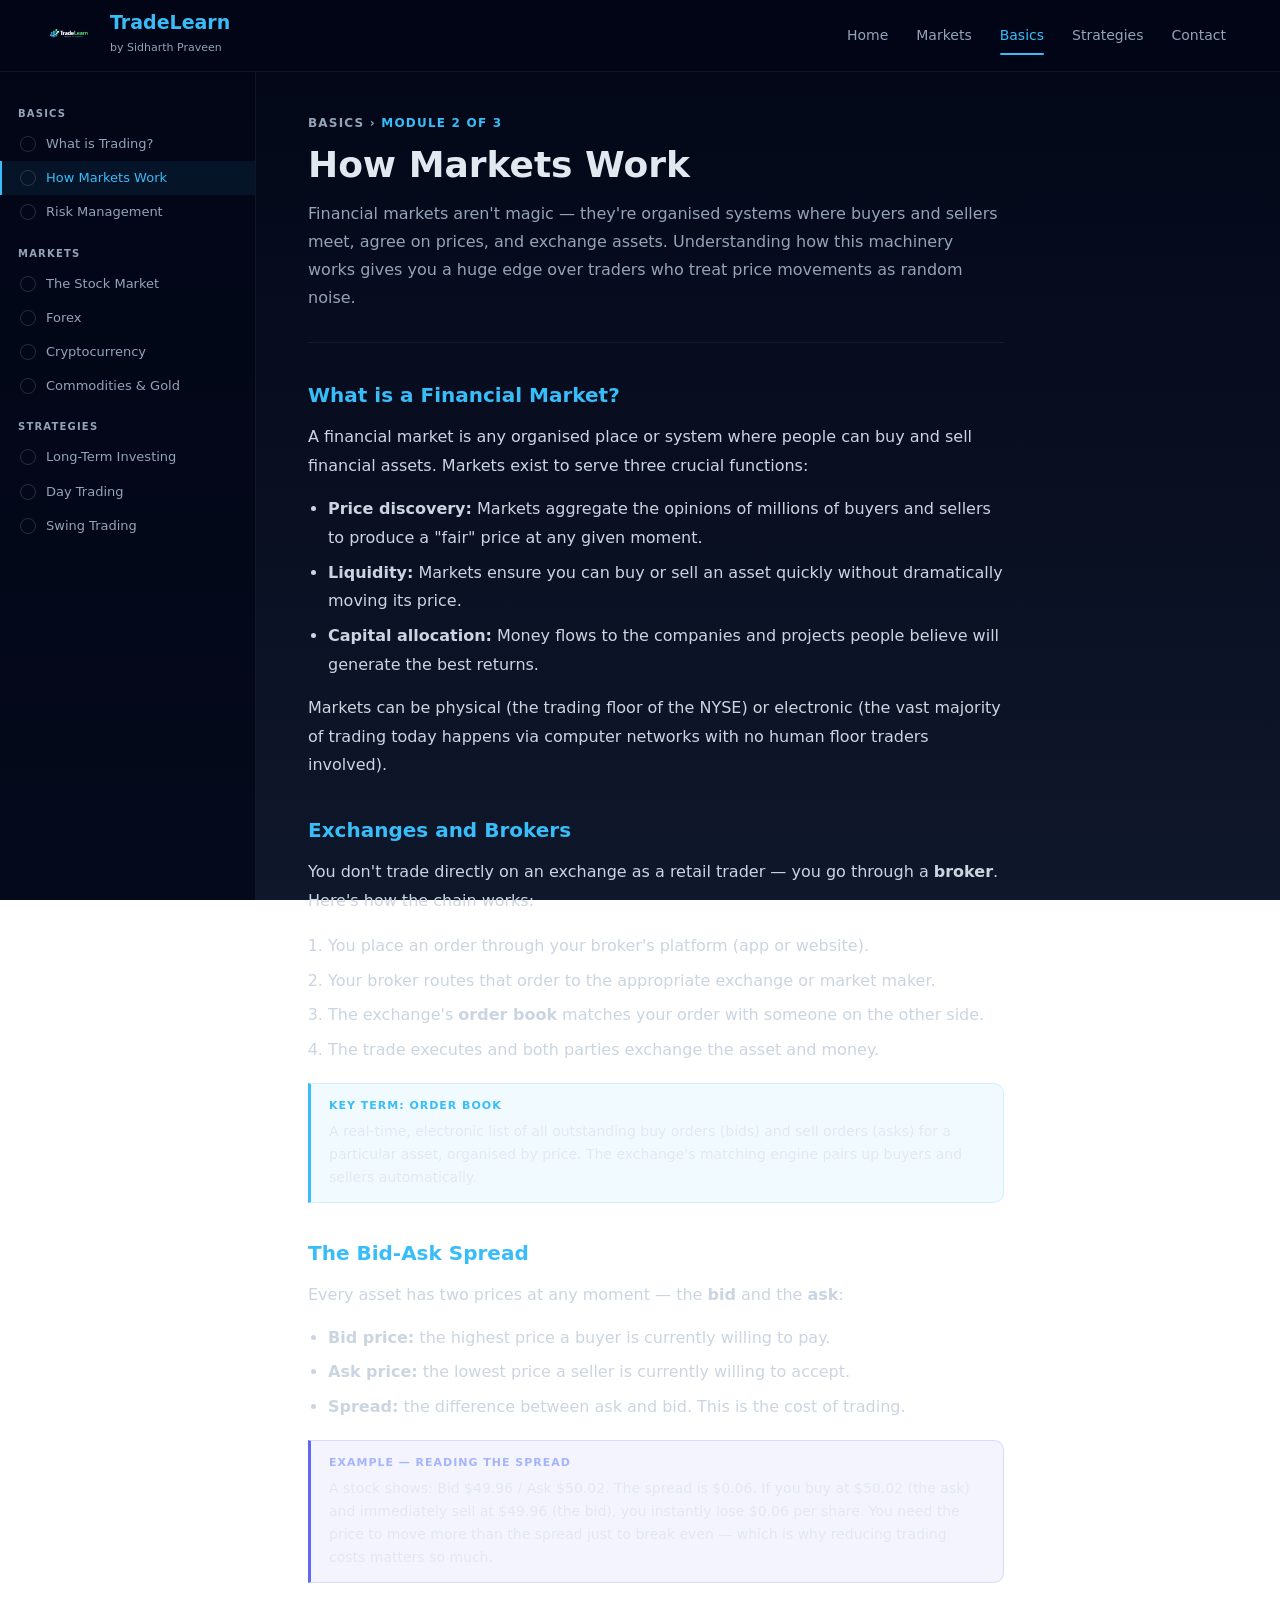
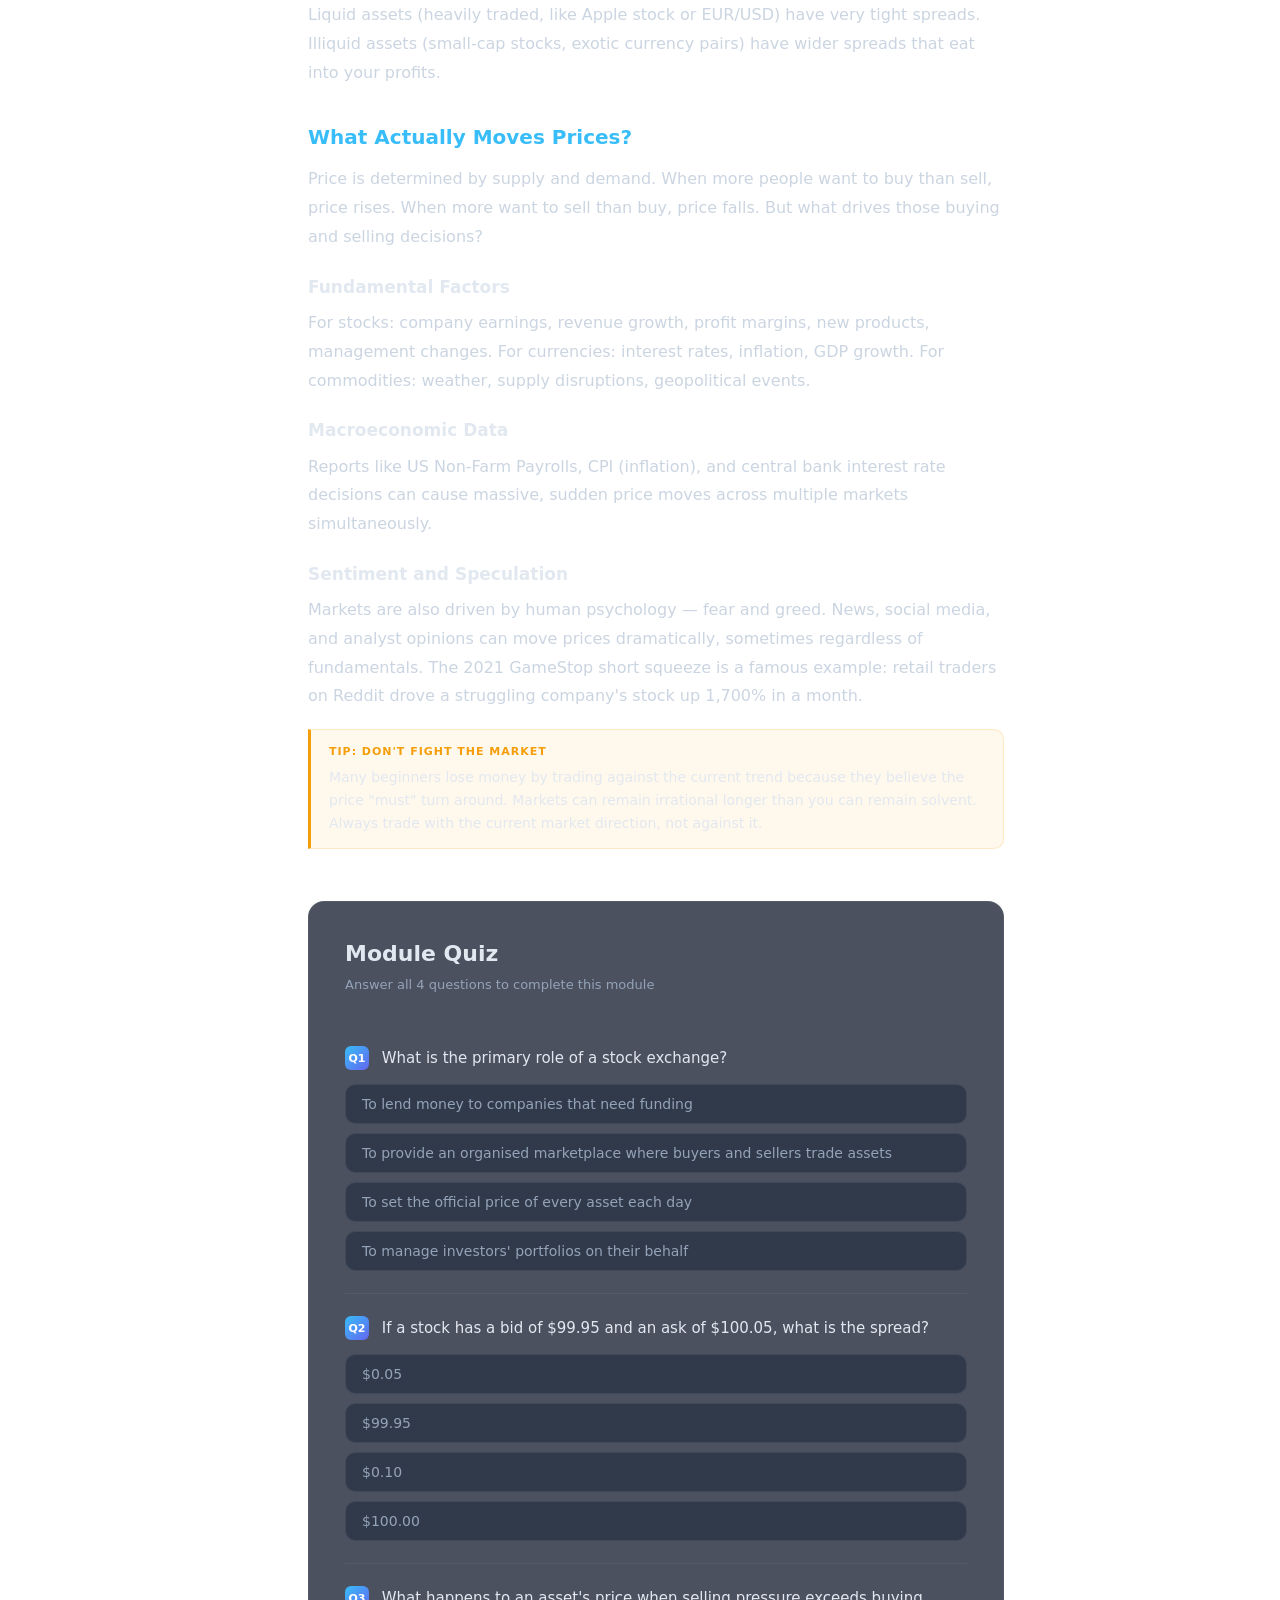
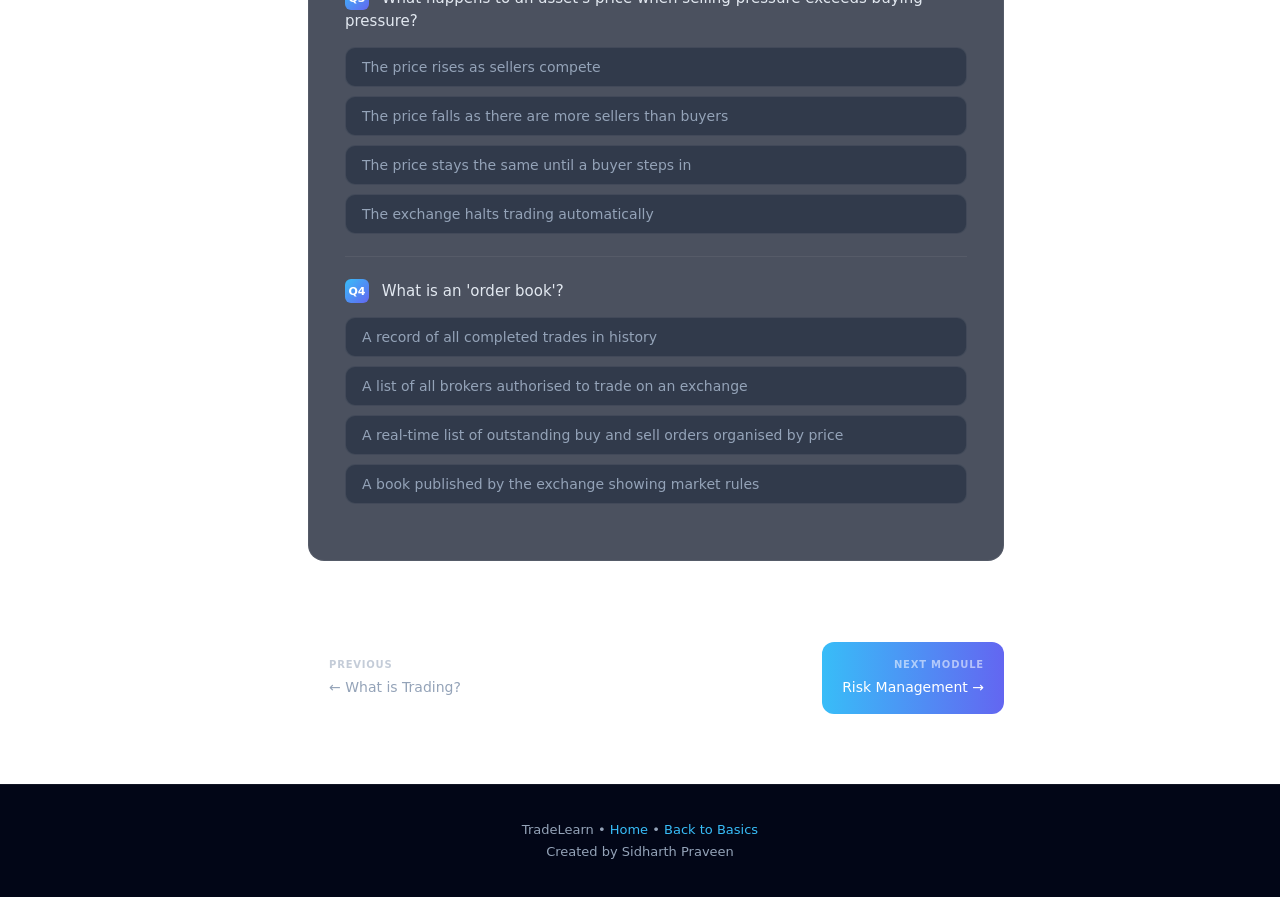
<file: modules/basics-2.html>
<!DOCTYPE html>
<html lang="en">
<head>
  <!-- Google tag (gtag.js) -->
  <script async src="https://www.googletagmanager.com/gtag/js?id=G-E32NQWVJEC"></script>
  <script>
    window.dataLayer = window.dataLayer || [];
    function gtag(){dataLayer.push(arguments);}
    gtag('js', new Date());
    gtag('config', 'G-E32NQWVJEC');
  </script>

  <meta charset="UTF-8">
  <meta name="viewport" content="width=device-width, initial-scale=1.0">
  <meta name="description" content="Discover how exchanges work, what drives prices, and how buyers and sellers interact in financial markets.">
  <meta property="og:title" content="How Markets Work — TradeLearn">
  <meta property="og:description" content="Module 2 of 3 in Trading Basics. Learn about exchanges, order books, the bid-ask spread, and price drivers.">
  <meta property="og:type" content="website">

  <title>How Markets Work — TradeLearn</title>
  <link rel="icon" href="../logo.png">
  <link rel="stylesheet" href="../style.css">
</head>
<body data-active-nav="basics.html">

<nav class="nav">
  <a href="../index.html" class="logo">
    <img src="../logo.png" alt="TradeLearn logo">
    <div class="logo-text"><span>TradeLearn</span><small>by Sidharth Praveen</small></div>
  </a>
  <div class="menu">
    <a href="../index.html">Home</a>
    <a href="../markets.html">Markets</a>
    <a href="../basics.html">Basics</a>
    <a href="../strategies.html">Strategies</a>
    <a href="../contact.html">Contact</a>
  </div>
  <button class="hamburger" id="hamburger" aria-label="Menu">
    <span></span><span></span><span></span>
  </button>
</nav>
<nav class="mobile-menu" id="mobile-menu">
  <a href="../index.html">Home</a>
  <a href="../markets.html">Markets</a>
  <a href="../basics.html">Basics</a>
  <a href="../strategies.html">Strategies</a>
  <a href="../contact.html">Contact</a>
</nav>

<div class="page-layout">
  <aside id="sidebar" class="sidebar">
    <div class="sidebar-section">
      <span class="sidebar-section-label">Basics</span>
      <a class="sidebar-link" href="basics-1.html" data-module="basics-1"><span class="mod-status"></span>What is Trading?</a>
      <a class="sidebar-link active" href="basics-2.html" data-module="basics-2"><span class="mod-status"></span>How Markets Work</a>
      <a class="sidebar-link" href="basics-3.html" data-module="basics-3"><span class="mod-status"></span>Risk Management</a>
    </div>
    <div class="sidebar-section">
      <span class="sidebar-section-label">Markets</span>
      <a class="sidebar-link" href="markets-1.html" data-module="markets-1"><span class="mod-status"></span>The Stock Market</a>
      <a class="sidebar-link" href="markets-2.html" data-module="markets-2"><span class="mod-status"></span>Forex</a>
      <a class="sidebar-link" href="markets-3.html" data-module="markets-3"><span class="mod-status"></span>Cryptocurrency</a>
      <a class="sidebar-link" href="markets-4.html" data-module="markets-4"><span class="mod-status"></span>Commodities &amp; Gold</a>
    </div>
    <div class="sidebar-section">
      <span class="sidebar-section-label">Strategies</span>
      <a class="sidebar-link" href="strategies-1.html" data-module="strategies-1"><span class="mod-status"></span>Long-Term Investing</a>
      <a class="sidebar-link" href="strategies-2.html" data-module="strategies-2"><span class="mod-status"></span>Day Trading</a>
      <a class="sidebar-link" href="strategies-3.html" data-module="strategies-3"><span class="mod-status"></span>Swing Trading</a>
    </div>
  </aside>
  <div class="sidebar-overlay" id="sidebar-overlay"></div>

  <main class="module-content">
    <div class="module-meta">Basics &rsaquo; <span class="accent">Module 2 of 3</span></div>
    <h1 class="module-title">How Markets Work</h1>
    <p class="module-intro">Financial markets aren't magic — they're organised systems where buyers and sellers meet, agree on prices, and exchange assets. Understanding how this machinery works gives you a huge edge over traders who treat price movements as random noise.</p>

    <div class="content-section">
      <h2>What is a Financial Market?</h2>
      <p>A financial market is any organised place or system where people can buy and sell financial assets. Markets exist to serve three crucial functions:</p>
      <ul>
        <li><strong>Price discovery:</strong> Markets aggregate the opinions of millions of buyers and sellers to produce a "fair" price at any given moment.</li>
        <li><strong>Liquidity:</strong> Markets ensure you can buy or sell an asset quickly without dramatically moving its price.</li>
        <li><strong>Capital allocation:</strong> Money flows to the companies and projects people believe will generate the best returns.</li>
      </ul>
      <p>Markets can be physical (the trading floor of the NYSE) or electronic (the vast majority of trading today happens via computer networks with no human floor traders involved).</p>
    </div>

    <div class="content-section">
      <h2>Exchanges and Brokers</h2>
      <p>You don't trade directly on an exchange as a retail trader — you go through a <strong>broker</strong>. Here's how the chain works:</p>
      <ol style="color:#cbd5e1;line-height:1.8;padding-left:20px;">
        <li>You place an order through your broker's platform (app or website).</li>
        <li>Your broker routes that order to the appropriate exchange or market maker.</li>
        <li>The exchange's <strong>order book</strong> matches your order with someone on the other side.</li>
        <li>The trade executes and both parties exchange the asset and money.</li>
      </ol>

      <div class="key-term">
        <strong>Key Term: Order Book</strong>
        <p>A real-time, electronic list of all outstanding buy orders (bids) and sell orders (asks) for a particular asset, organised by price. The exchange's matching engine pairs up buyers and sellers automatically.</p>
      </div>
    </div>

    <div class="content-section">
      <h2>The Bid-Ask Spread</h2>
      <p>Every asset has two prices at any moment — the <strong>bid</strong> and the <strong>ask</strong>:</p>
      <ul>
        <li><strong>Bid price:</strong> the highest price a buyer is currently willing to pay.</li>
        <li><strong>Ask price:</strong> the lowest price a seller is currently willing to accept.</li>
        <li><strong>Spread:</strong> the difference between ask and bid. This is the cost of trading.</li>
      </ul>

      <div class="example-box">
        <strong>Example — Reading the Spread</strong>
        <p>A stock shows: Bid $49.96 / Ask $50.02. The spread is $0.06. If you buy at $50.02 (the ask) and immediately sell at $49.96 (the bid), you instantly lose $0.06 per share. You need the price to move more than the spread just to break even — which is why reducing trading costs matters so much.</p>
      </div>

      <p>Liquid assets (heavily traded, like Apple stock or EUR/USD) have very tight spreads. Illiquid assets (small-cap stocks, exotic currency pairs) have wider spreads that eat into your profits.</p>
    </div>

    <div class="content-section">
      <h2>What Actually Moves Prices?</h2>
      <p>Price is determined by supply and demand. When more people want to buy than sell, price rises. When more want to sell than buy, price falls. But what drives those buying and selling decisions?</p>

      <h3>Fundamental Factors</h3>
      <p>For stocks: company earnings, revenue growth, profit margins, new products, management changes. For currencies: interest rates, inflation, GDP growth. For commodities: weather, supply disruptions, geopolitical events.</p>

      <h3>Macroeconomic Data</h3>
      <p>Reports like US Non-Farm Payrolls, CPI (inflation), and central bank interest rate decisions can cause massive, sudden price moves across multiple markets simultaneously.</p>

      <h3>Sentiment and Speculation</h3>
      <p>Markets are also driven by human psychology — fear and greed. News, social media, and analyst opinions can move prices dramatically, sometimes regardless of fundamentals. The 2021 GameStop short squeeze is a famous example: retail traders on Reddit drove a struggling company's stock up 1,700% in a month.</p>

      <div class="tip-box">
        <strong>Tip: Don't Fight the Market</strong>
        <p>Many beginners lose money by trading against the current trend because they believe the price "must" turn around. Markets can remain irrational longer than you can remain solvent. Always trade with the current market direction, not against it.</p>
      </div>
    </div>

    <!-- QUIZ -->
    <div id="quiz-container"></div>

    <nav class="module-nav">
      <a class="nav-btn nav-prev" href="basics-1.html">
        <span class="nav-btn-label">Previous</span>
        ← What is Trading?
      </a>
      <a class="nav-btn nav-next" href="basics-3.html">
        <span class="nav-btn-label">Next Module</span>
        Risk Management →
      </a>
    </nav>
  </main>
</div>

<button class="sidebar-toggle" id="sidebar-toggle">☰</button>

<footer>
  TradeLearn &bull; <a href="../index.html">Home</a> &bull; <a href="../basics.html">Back to Basics</a><br>
  Created by Sidharth Praveen
</footer>

<script src="../script.js"></script>
<script src="../js/progress.js"></script>
<script src="../js/quiz.js"></script>
<script>
const QUIZ = [
  {
    question: "What is the primary role of a stock exchange?",
    options: [
      "To lend money to companies that need funding",
      "To provide an organised marketplace where buyers and sellers trade assets",
      "To set the official price of every asset each day",
      "To manage investors' portfolios on their behalf"
    ],
    correct: 1,
    explanation: "Exchanges provide an organised, regulated marketplace where buyers and sellers can find each other and trade assets at agreed prices. They don't set prices — supply and demand does."
  },
  {
    question: "If a stock has a bid of $99.95 and an ask of $100.05, what is the spread?",
    options: [
      "$0.05",
      "$99.95",
      "$0.10",
      "$100.00"
    ],
    correct: 2,
    explanation: "The spread = ask − bid = $100.05 − $99.95 = $0.10. This is the immediate cost you pay when entering a trade — you must buy at the ask and can only sell at the bid."
  },
  {
    question: "What happens to an asset's price when selling pressure exceeds buying pressure?",
    options: [
      "The price rises as sellers compete",
      "The price falls as there are more sellers than buyers",
      "The price stays the same until a buyer steps in",
      "The exchange halts trading automatically"
    ],
    correct: 1,
    explanation: "Price is set by supply and demand. More sellers than buyers means sellers must lower their ask price to find a buyer, driving the price down."
  },
  {
    question: "What is an 'order book'?",
    options: [
      "A record of all completed trades in history",
      "A list of all brokers authorised to trade on an exchange",
      "A real-time list of outstanding buy and sell orders organised by price",
      "A book published by the exchange showing market rules"
    ],
    correct: 2,
    explanation: "The order book is a real-time, dynamic list of all pending buy orders (bids) and sell orders (asks) at various price levels. The exchange's matching engine uses it to pair buyers and sellers."
  }
];

document.addEventListener('DOMContentLoaded', () => {
  applySidebarState();
  initQuiz(QUIZ, 'basics-2');
});
</script>
</body>
</html>
</file>
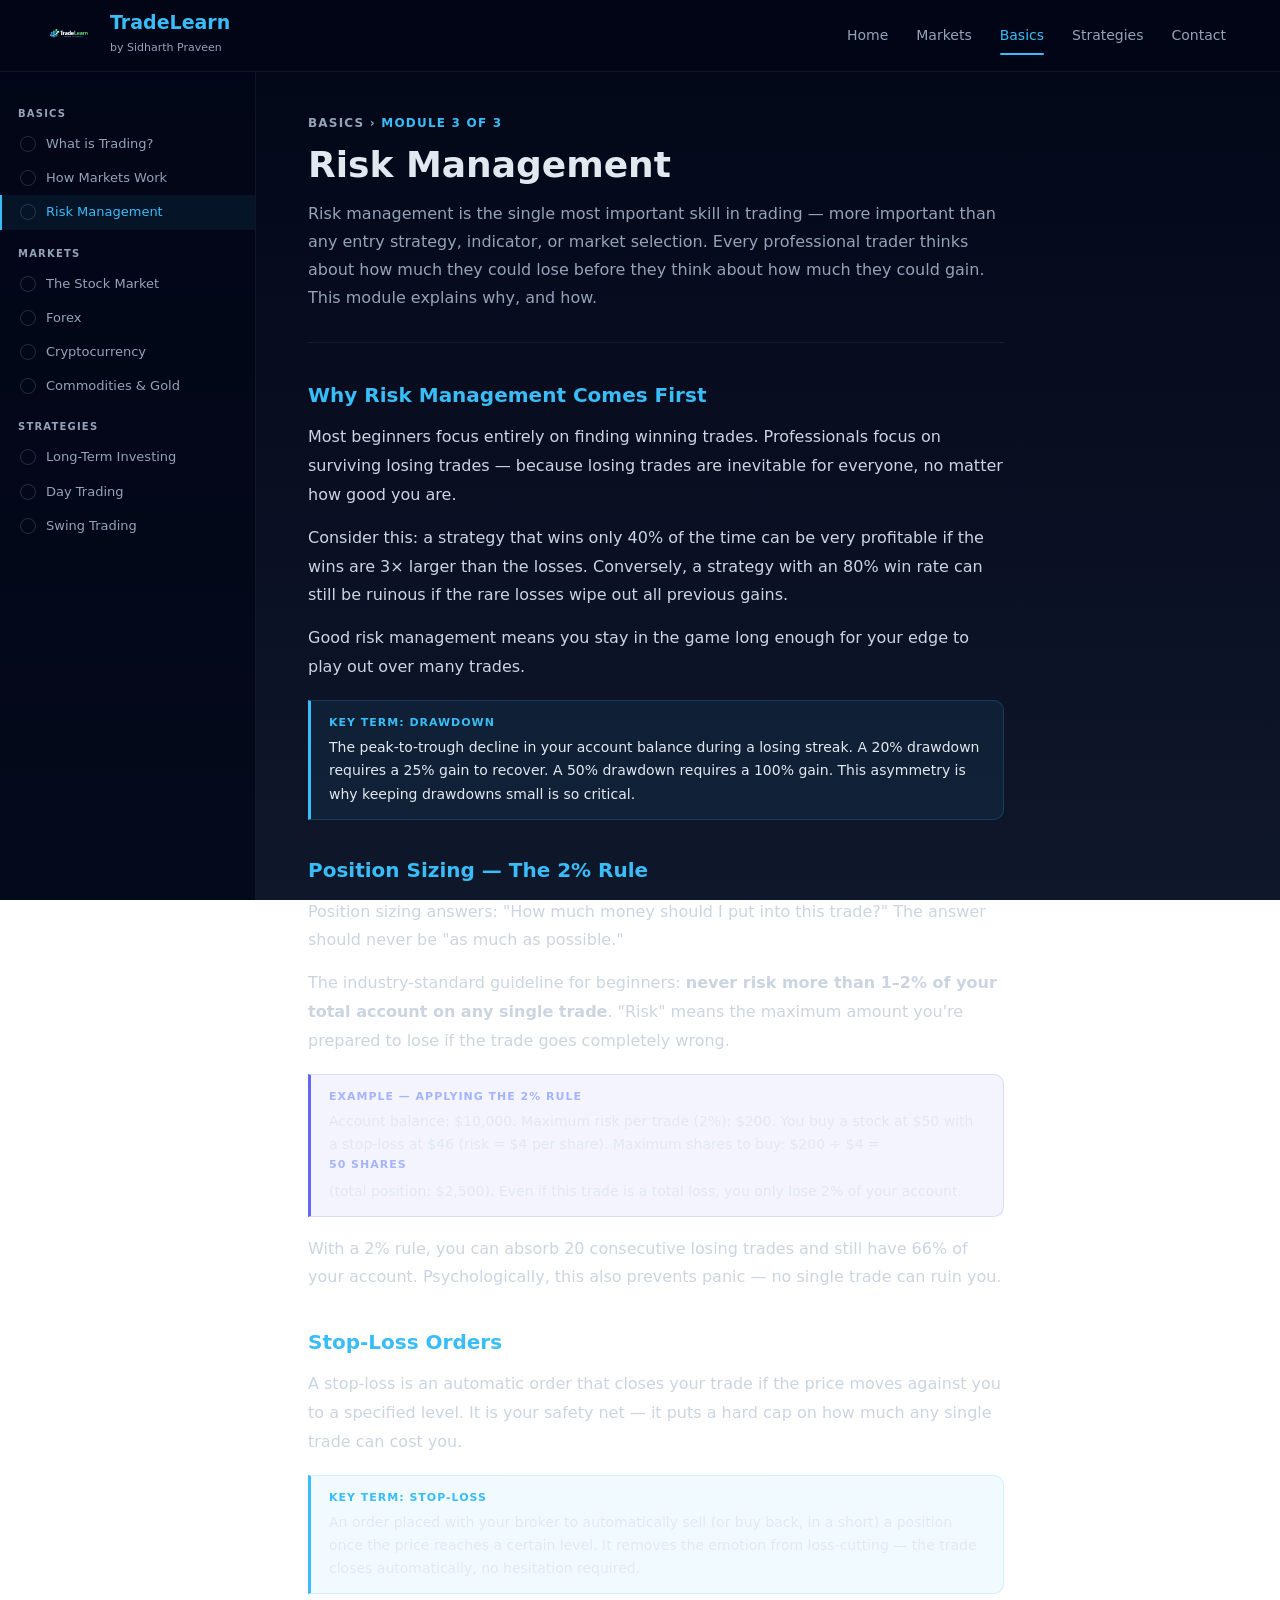
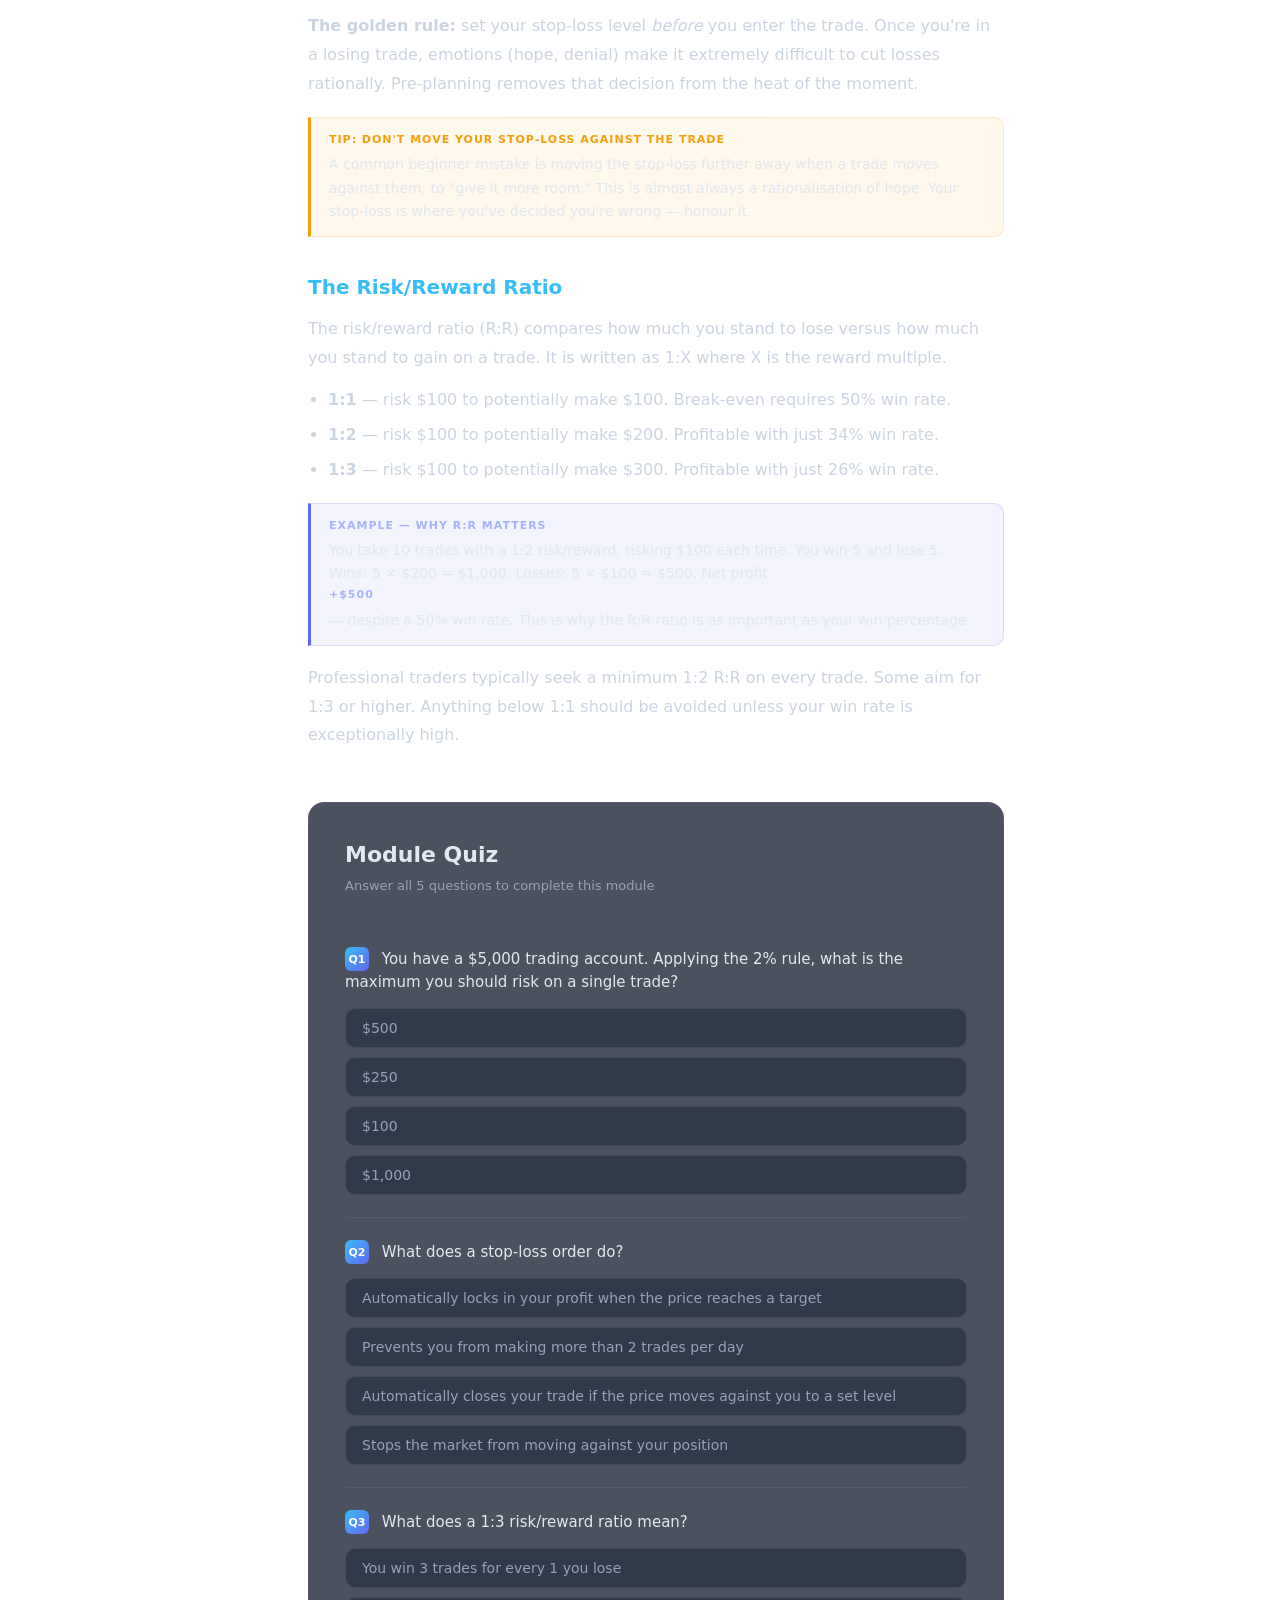
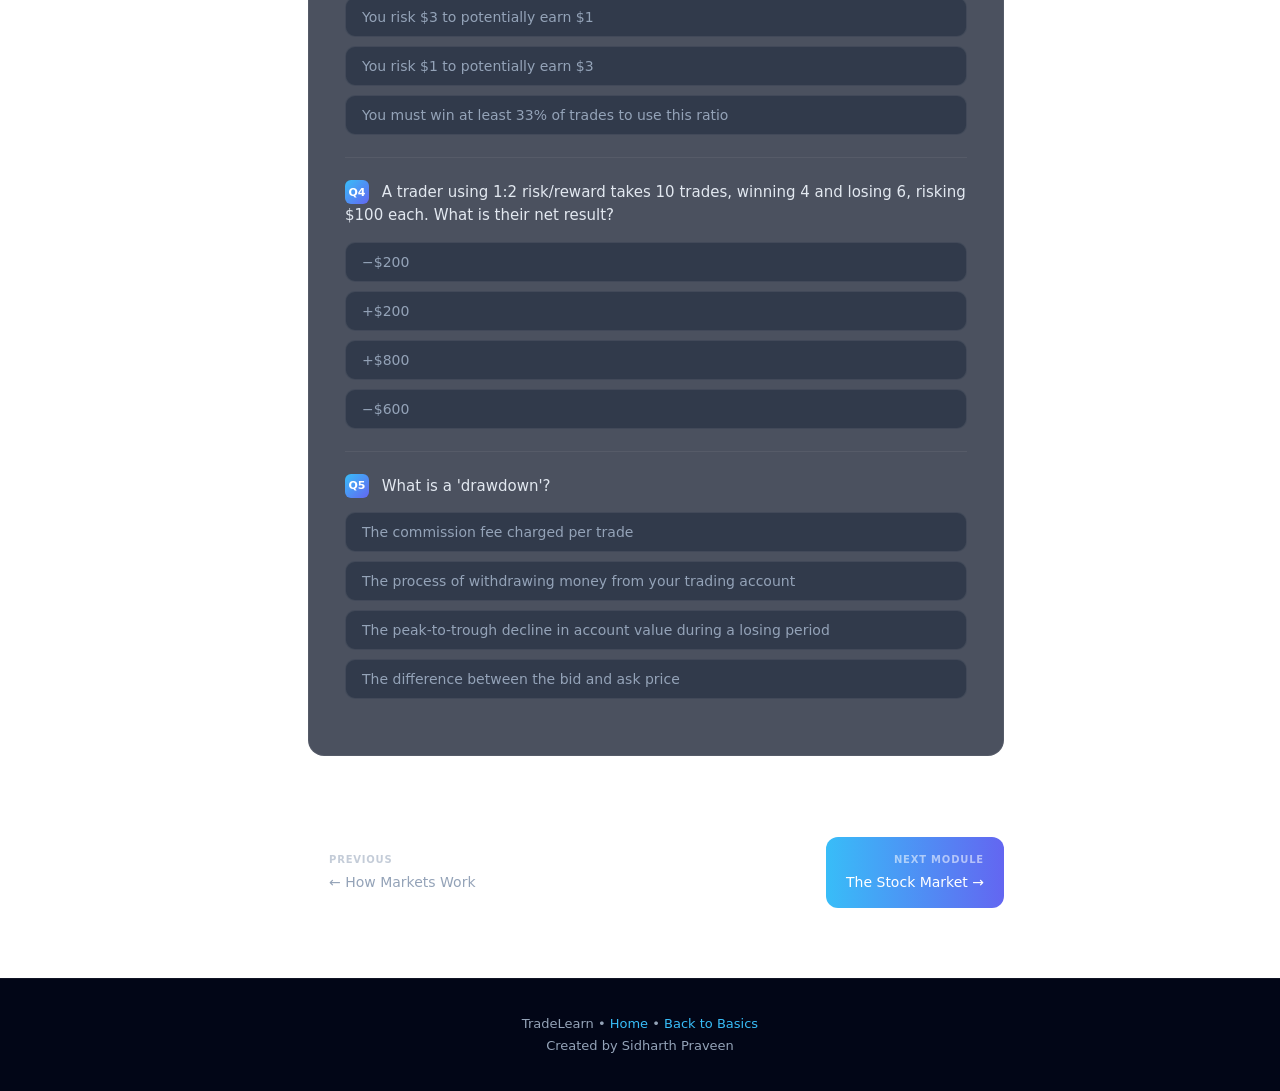
<file: modules/basics-3.html>
<!DOCTYPE html>
<html lang="en">
<head>
  <!-- Google tag (gtag.js) -->
  <script async src="https://www.googletagmanager.com/gtag/js?id=G-E32NQWVJEC"></script>
  <script>
    window.dataLayer = window.dataLayer || [];
    function gtag(){dataLayer.push(arguments);}
    gtag('js', new Date());
    gtag('config', 'G-E32NQWVJEC');
  </script>

  <meta charset="UTF-8">
  <meta name="viewport" content="width=device-width, initial-scale=1.0">
  <meta name="description" content="The most important skill in trading — learn position sizing, stop-losses, and risk/reward ratios to protect your capital.">
  <meta property="og:title" content="Risk Management — TradeLearn">
  <meta property="og:description" content="Module 3 of 3 in Trading Basics. Learn position sizing, stop-losses, and risk/reward ratios.">
  <meta property="og:type" content="website">

  <title>Risk Management — TradeLearn</title>
  <link rel="icon" href="../logo.png">
  <link rel="stylesheet" href="../style.css">
</head>
<body data-active-nav="basics.html">

<nav class="nav">
  <a href="../index.html" class="logo">
    <img src="../logo.png" alt="TradeLearn logo">
    <div class="logo-text"><span>TradeLearn</span><small>by Sidharth Praveen</small></div>
  </a>
  <div class="menu">
    <a href="../index.html">Home</a>
    <a href="../markets.html">Markets</a>
    <a href="../basics.html">Basics</a>
    <a href="../strategies.html">Strategies</a>
    <a href="../contact.html">Contact</a>
  </div>
  <button class="hamburger" id="hamburger" aria-label="Menu">
    <span></span><span></span><span></span>
  </button>
</nav>
<nav class="mobile-menu" id="mobile-menu">
  <a href="../index.html">Home</a>
  <a href="../markets.html">Markets</a>
  <a href="../basics.html">Basics</a>
  <a href="../strategies.html">Strategies</a>
  <a href="../contact.html">Contact</a>
</nav>

<div class="page-layout">
  <aside id="sidebar" class="sidebar">
    <div class="sidebar-section">
      <span class="sidebar-section-label">Basics</span>
      <a class="sidebar-link" href="basics-1.html" data-module="basics-1"><span class="mod-status"></span>What is Trading?</a>
      <a class="sidebar-link" href="basics-2.html" data-module="basics-2"><span class="mod-status"></span>How Markets Work</a>
      <a class="sidebar-link active" href="basics-3.html" data-module="basics-3"><span class="mod-status"></span>Risk Management</a>
    </div>
    <div class="sidebar-section">
      <span class="sidebar-section-label">Markets</span>
      <a class="sidebar-link" href="markets-1.html" data-module="markets-1"><span class="mod-status"></span>The Stock Market</a>
      <a class="sidebar-link" href="markets-2.html" data-module="markets-2"><span class="mod-status"></span>Forex</a>
      <a class="sidebar-link" href="markets-3.html" data-module="markets-3"><span class="mod-status"></span>Cryptocurrency</a>
      <a class="sidebar-link" href="markets-4.html" data-module="markets-4"><span class="mod-status"></span>Commodities &amp; Gold</a>
    </div>
    <div class="sidebar-section">
      <span class="sidebar-section-label">Strategies</span>
      <a class="sidebar-link" href="strategies-1.html" data-module="strategies-1"><span class="mod-status"></span>Long-Term Investing</a>
      <a class="sidebar-link" href="strategies-2.html" data-module="strategies-2"><span class="mod-status"></span>Day Trading</a>
      <a class="sidebar-link" href="strategies-3.html" data-module="strategies-3"><span class="mod-status"></span>Swing Trading</a>
    </div>
  </aside>
  <div class="sidebar-overlay" id="sidebar-overlay"></div>

  <main class="module-content">
    <div class="module-meta">Basics &rsaquo; <span class="accent">Module 3 of 3</span></div>
    <h1 class="module-title">Risk Management</h1>
    <p class="module-intro">Risk management is the single most important skill in trading — more important than any entry strategy, indicator, or market selection. Every professional trader thinks about how much they could lose before they think about how much they could gain. This module explains why, and how.</p>

    <div class="content-section">
      <h2>Why Risk Management Comes First</h2>
      <p>Most beginners focus entirely on finding winning trades. Professionals focus on surviving losing trades — because losing trades are inevitable for everyone, no matter how good you are.</p>
      <p>Consider this: a strategy that wins only 40% of the time can be very profitable if the wins are 3× larger than the losses. Conversely, a strategy with an 80% win rate can still be ruinous if the rare losses wipe out all previous gains.</p>
      <p>Good risk management means you stay in the game long enough for your edge to play out over many trades.</p>

      <div class="key-term">
        <strong>Key Term: Drawdown</strong>
        <p>The peak-to-trough decline in your account balance during a losing streak. A 20% drawdown requires a 25% gain to recover. A 50% drawdown requires a 100% gain. This asymmetry is why keeping drawdowns small is so critical.</p>
      </div>
    </div>

    <div class="content-section">
      <h2>Position Sizing — The 2% Rule</h2>
      <p>Position sizing answers: "How much money should I put into this trade?" The answer should never be "as much as possible."</p>
      <p>The industry-standard guideline for beginners: <strong>never risk more than 1–2% of your total account on any single trade</strong>. "Risk" means the maximum amount you're prepared to lose if the trade goes completely wrong.</p>

      <div class="example-box">
        <strong>Example — Applying the 2% Rule</strong>
        <p>Account balance: $10,000. Maximum risk per trade (2%): $200. You buy a stock at $50 with a stop-loss at $46 (risk = $4 per share). Maximum shares to buy: $200 ÷ $4 = <strong>50 shares</strong> (total position: $2,500). Even if this trade is a total loss, you only lose 2% of your account.</p>
      </div>

      <p>With a 2% rule, you can absorb 20 consecutive losing trades and still have 66% of your account. Psychologically, this also prevents panic — no single trade can ruin you.</p>
    </div>

    <div class="content-section">
      <h2>Stop-Loss Orders</h2>
      <p>A stop-loss is an automatic order that closes your trade if the price moves against you to a specified level. It is your safety net — it puts a hard cap on how much any single trade can cost you.</p>

      <div class="key-term">
        <strong>Key Term: Stop-Loss</strong>
        <p>An order placed with your broker to automatically sell (or buy back, in a short) a position once the price reaches a certain level. It removes the emotion from loss-cutting — the trade closes automatically, no hesitation required.</p>
      </div>

      <p><strong>The golden rule:</strong> set your stop-loss level <em>before</em> you enter the trade. Once you're in a losing trade, emotions (hope, denial) make it extremely difficult to cut losses rationally. Pre-planning removes that decision from the heat of the moment.</p>

      <div class="tip-box">
        <strong>Tip: Don't Move Your Stop-Loss Against the Trade</strong>
        <p>A common beginner mistake is moving the stop-loss further away when a trade moves against them, to "give it more room." This is almost always a rationalisation of hope. Your stop-loss is where you've decided you're wrong — honour it.</p>
      </div>
    </div>

    <div class="content-section">
      <h2>The Risk/Reward Ratio</h2>
      <p>The risk/reward ratio (R:R) compares how much you stand to lose versus how much you stand to gain on a trade. It is written as 1:X where X is the reward multiple.</p>
      <ul>
        <li><strong>1:1</strong> — risk $100 to potentially make $100. Break-even requires 50% win rate.</li>
        <li><strong>1:2</strong> — risk $100 to potentially make $200. Profitable with just 34% win rate.</li>
        <li><strong>1:3</strong> — risk $100 to potentially make $300. Profitable with just 26% win rate.</li>
      </ul>

      <div class="example-box">
        <strong>Example — Why R:R Matters</strong>
        <p>You take 10 trades with a 1:2 risk/reward, risking $100 each time. You win 5 and lose 5. Wins: 5 × $200 = $1,000. Losses: 5 × $100 = $500. Net profit: <strong>+$500</strong> — despite a 50% win rate. This is why the R:R ratio is as important as your win percentage.</p>
      </div>

      <p>Professional traders typically seek a minimum 1:2 R:R on every trade. Some aim for 1:3 or higher. Anything below 1:1 should be avoided unless your win rate is exceptionally high.</p>
    </div>

    <!-- QUIZ -->
    <div id="quiz-container"></div>

    <nav class="module-nav">
      <a class="nav-btn nav-prev" href="basics-2.html">
        <span class="nav-btn-label">Previous</span>
        ← How Markets Work
      </a>
      <a class="nav-btn nav-next" href="markets-1.html">
        <span class="nav-btn-label">Next Module</span>
        The Stock Market →
      </a>
    </nav>
  </main>
</div>

<button class="sidebar-toggle" id="sidebar-toggle">☰</button>

<footer>
  TradeLearn &bull; <a href="../index.html">Home</a> &bull; <a href="../basics.html">Back to Basics</a><br>
  Created by Sidharth Praveen
</footer>

<script src="../script.js"></script>
<script src="../js/progress.js"></script>
<script src="../js/quiz.js"></script>
<script>
const QUIZ = [
  {
    question: "You have a $5,000 trading account. Applying the 2% rule, what is the maximum you should risk on a single trade?",
    options: [
      "$500",
      "$250",
      "$100",
      "$1,000"
    ],
    correct: 2,
    explanation: "2% of $5,000 = $100. The 2% rule caps the maximum you can lose on any single trade at 2% of your total account balance, protecting you during losing streaks."
  },
  {
    question: "What does a stop-loss order do?",
    options: [
      "Automatically locks in your profit when the price reaches a target",
      "Prevents you from making more than 2 trades per day",
      "Automatically closes your trade if the price moves against you to a set level",
      "Stops the market from moving against your position"
    ],
    correct: 2,
    explanation: "A stop-loss is an automatic order that closes your trade if the price reaches a predefined level. It removes emotion from loss-cutting and caps your maximum loss on any trade."
  },
  {
    question: "What does a 1:3 risk/reward ratio mean?",
    options: [
      "You win 3 trades for every 1 you lose",
      "You risk $3 to potentially earn $1",
      "You risk $1 to potentially earn $3",
      "You must win at least 33% of trades to use this ratio"
    ],
    correct: 2,
    explanation: "A 1:3 R:R means for every $1 you risk (maximum loss), you target a $3 gain. This is highly efficient — even with just a 26% win rate, your overall account will be profitable."
  },
  {
    question: "A trader using 1:2 risk/reward takes 10 trades, winning 4 and losing 6, risking $100 each. What is their net result?",
    options: [
      "−$200",
      "+$200",
      "+$800",
      "−$600"
    ],
    correct: 1,
    explanation: "Wins: 4 × $200 = $800. Losses: 6 × $100 = $600. Net = $800 − $600 = +$200 profit, despite only a 40% win rate. This illustrates the power of a favourable risk/reward ratio."
  },
  {
    question: "What is a 'drawdown'?",
    options: [
      "The commission fee charged per trade",
      "The process of withdrawing money from your trading account",
      "The peak-to-trough decline in account value during a losing period",
      "The difference between the bid and ask price"
    ],
    correct: 2,
    explanation: "Drawdown measures how much your account has fallen from its peak during a losing streak. Keeping drawdowns small is crucial — a 50% drawdown requires a 100% gain just to break even."
  }
];

document.addEventListener('DOMContentLoaded', () => {
  applySidebarState();
  initQuiz(QUIZ, 'basics-3');
});
</script>
</body>
</html>
</file>
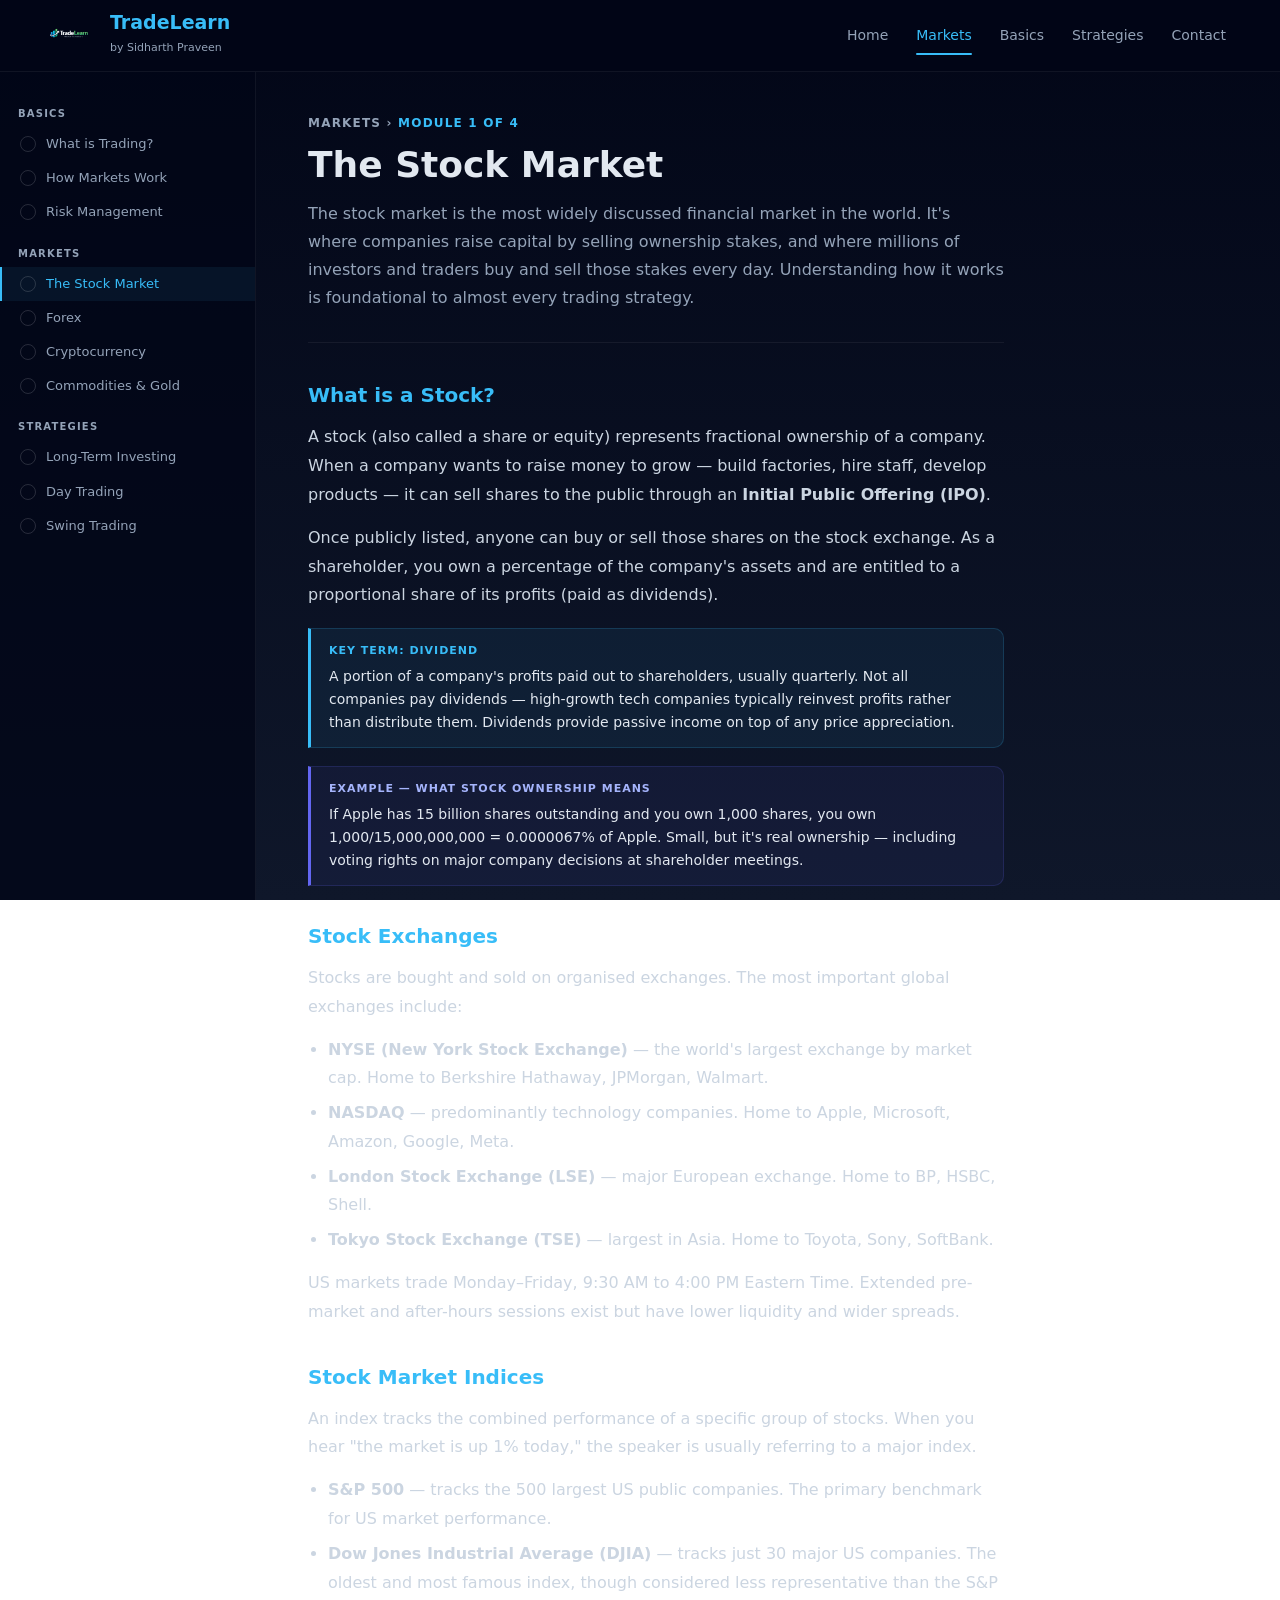
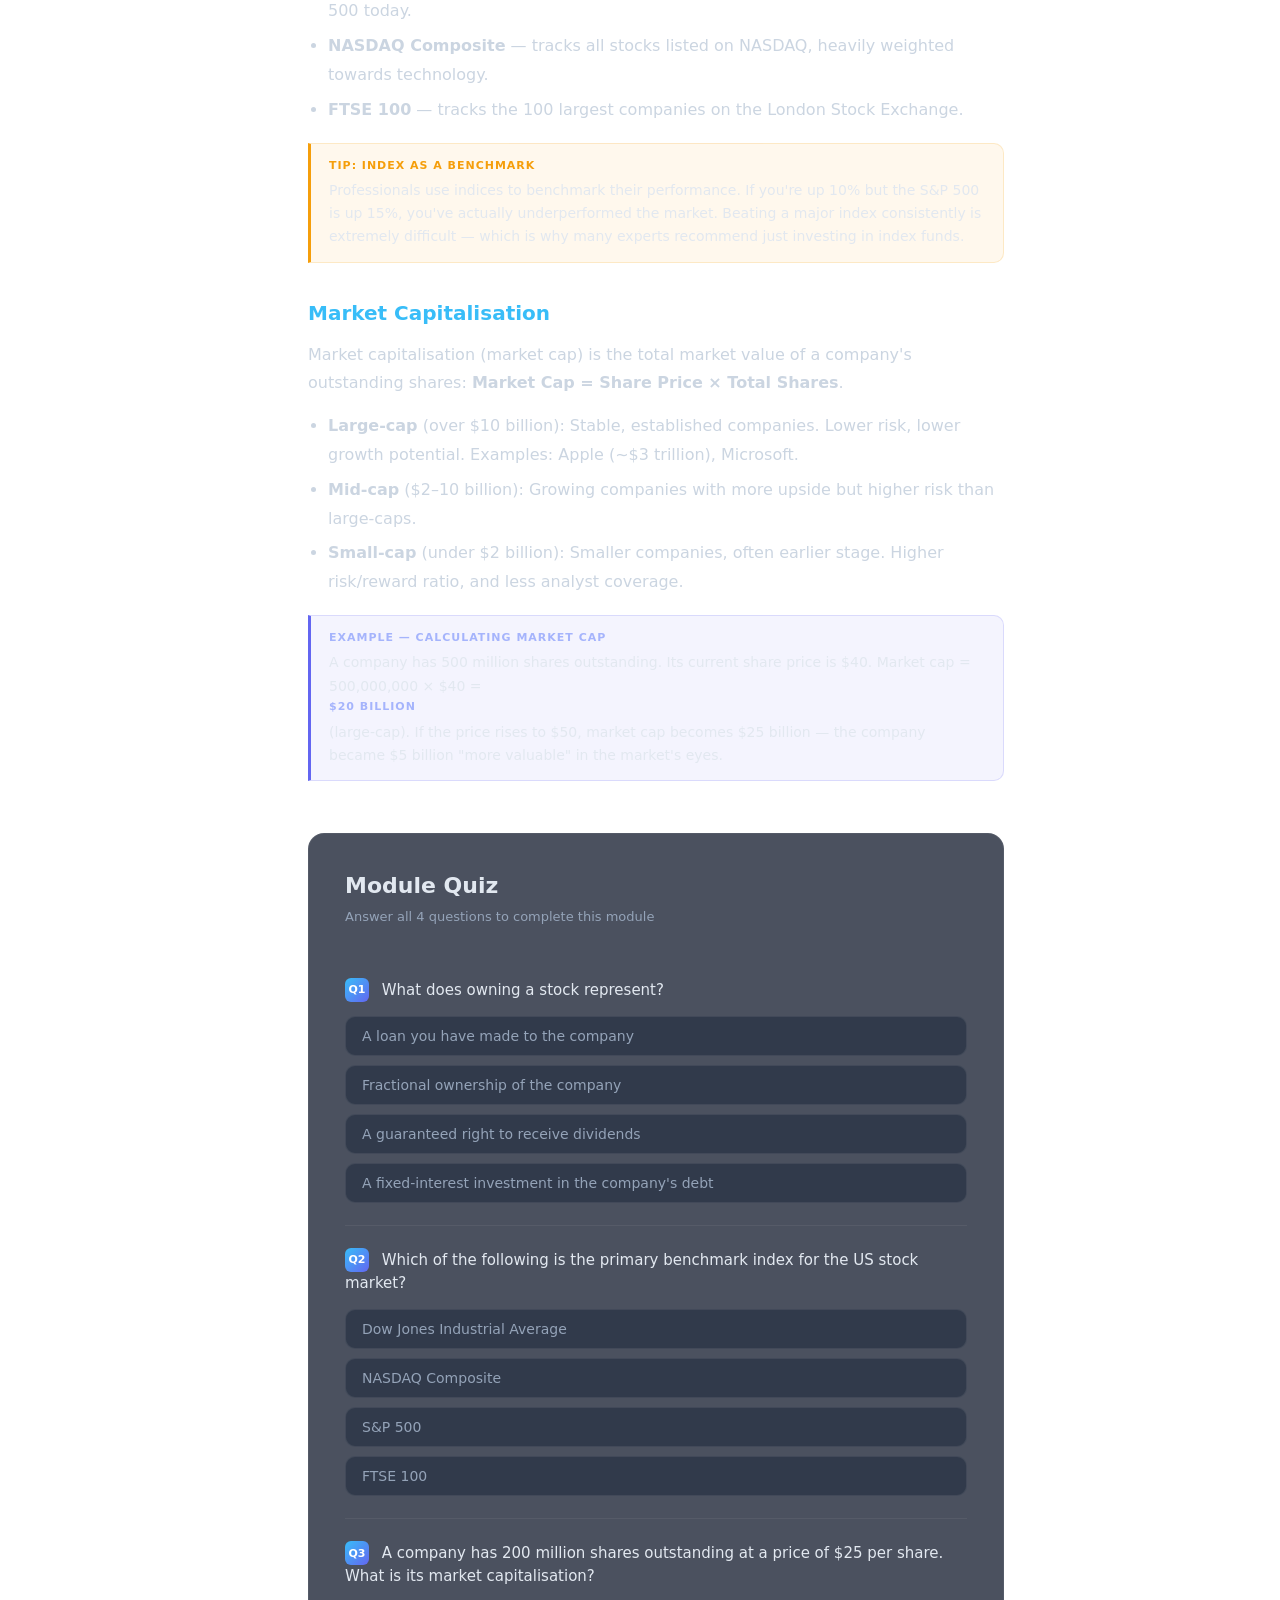
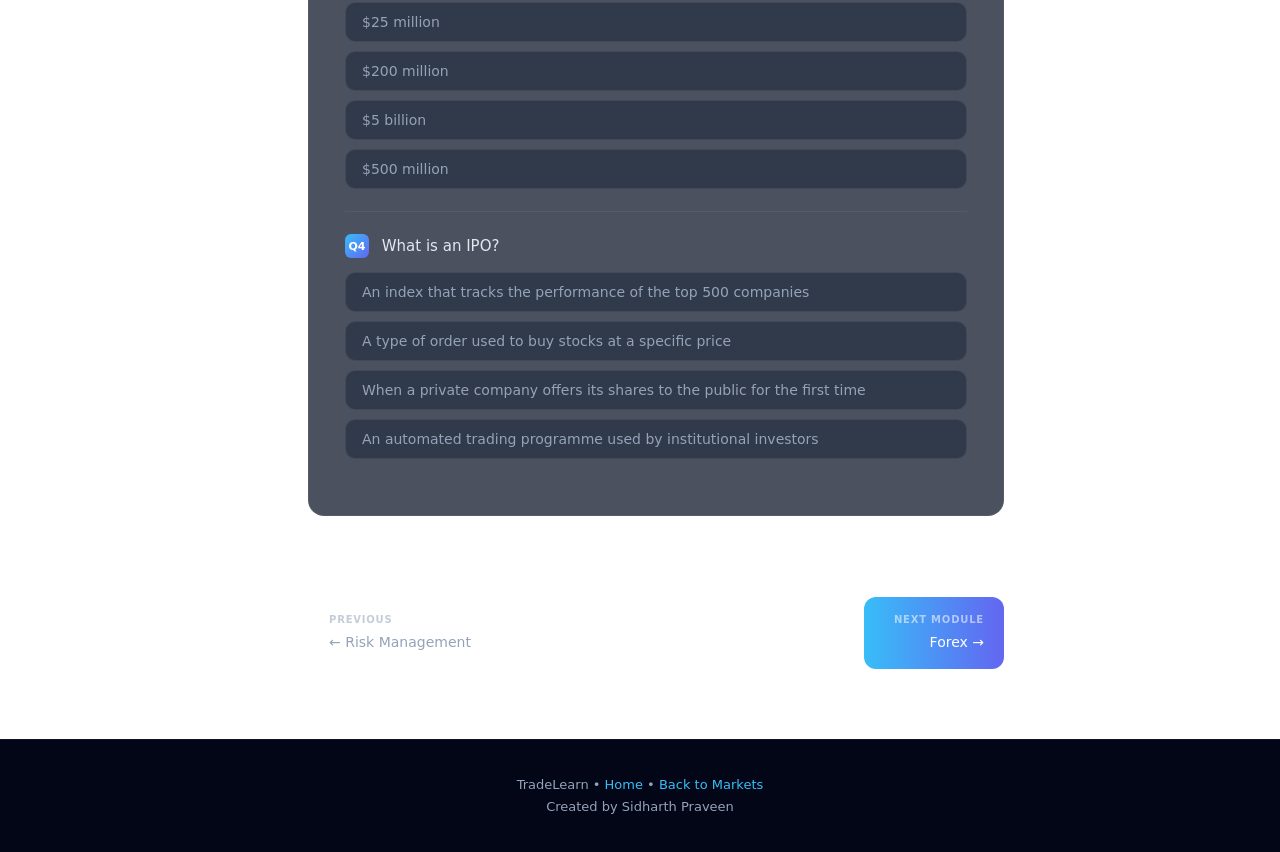
<file: modules/markets-1.html>
<!DOCTYPE html>
<html lang="en">
<head>
  <!-- Google tag (gtag.js) -->
  <script async src="https://www.googletagmanager.com/gtag/js?id=G-E32NQWVJEC"></script>
  <script>
    window.dataLayer = window.dataLayer || [];
    function gtag(){dataLayer.push(arguments);}
    gtag('js', new Date());
    gtag('config', 'G-E32NQWVJEC');
  </script>

  <meta charset="UTF-8">
  <meta name="viewport" content="width=device-width, initial-scale=1.0">
  <meta name="description" content="Learn how stocks work, what stock exchanges do, how to read stock indices, and what market capitalisation means.">
  <meta property="og:title" content="The Stock Market — TradeLearn">
  <meta property="og:description" content="Module 1 of 4 in Financial Markets. Stocks, exchanges, indices, and market cap explained for beginners.">
  <meta property="og:type" content="website">

  <title>The Stock Market — TradeLearn</title>
  <link rel="icon" href="../logo.png">
  <link rel="stylesheet" href="../style.css">
</head>
<body data-active-nav="markets.html">

<nav class="nav">
  <a href="../index.html" class="logo">
    <img src="../logo.png" alt="TradeLearn logo">
    <div class="logo-text"><span>TradeLearn</span><small>by Sidharth Praveen</small></div>
  </a>
  <div class="menu">
    <a href="../index.html">Home</a>
    <a href="../markets.html">Markets</a>
    <a href="../basics.html">Basics</a>
    <a href="../strategies.html">Strategies</a>
    <a href="../contact.html">Contact</a>
  </div>
  <button class="hamburger" id="hamburger" aria-label="Menu">
    <span></span><span></span><span></span>
  </button>
</nav>
<nav class="mobile-menu" id="mobile-menu">
  <a href="../index.html">Home</a>
  <a href="../markets.html">Markets</a>
  <a href="../basics.html">Basics</a>
  <a href="../strategies.html">Strategies</a>
  <a href="../contact.html">Contact</a>
</nav>

<div class="page-layout">
  <aside id="sidebar" class="sidebar">
    <div class="sidebar-section">
      <span class="sidebar-section-label">Basics</span>
      <a class="sidebar-link" href="basics-1.html" data-module="basics-1"><span class="mod-status"></span>What is Trading?</a>
      <a class="sidebar-link" href="basics-2.html" data-module="basics-2"><span class="mod-status"></span>How Markets Work</a>
      <a class="sidebar-link" href="basics-3.html" data-module="basics-3"><span class="mod-status"></span>Risk Management</a>
    </div>
    <div class="sidebar-section">
      <span class="sidebar-section-label">Markets</span>
      <a class="sidebar-link active" href="markets-1.html" data-module="markets-1"><span class="mod-status"></span>The Stock Market</a>
      <a class="sidebar-link" href="markets-2.html" data-module="markets-2"><span class="mod-status"></span>Forex</a>
      <a class="sidebar-link" href="markets-3.html" data-module="markets-3"><span class="mod-status"></span>Cryptocurrency</a>
      <a class="sidebar-link" href="markets-4.html" data-module="markets-4"><span class="mod-status"></span>Commodities &amp; Gold</a>
    </div>
    <div class="sidebar-section">
      <span class="sidebar-section-label">Strategies</span>
      <a class="sidebar-link" href="strategies-1.html" data-module="strategies-1"><span class="mod-status"></span>Long-Term Investing</a>
      <a class="sidebar-link" href="strategies-2.html" data-module="strategies-2"><span class="mod-status"></span>Day Trading</a>
      <a class="sidebar-link" href="strategies-3.html" data-module="strategies-3"><span class="mod-status"></span>Swing Trading</a>
    </div>
  </aside>
  <div class="sidebar-overlay" id="sidebar-overlay"></div>

  <main class="module-content">
    <div class="module-meta">Markets &rsaquo; <span class="accent">Module 1 of 4</span></div>
    <h1 class="module-title">The Stock Market</h1>
    <p class="module-intro">The stock market is the most widely discussed financial market in the world. It's where companies raise capital by selling ownership stakes, and where millions of investors and traders buy and sell those stakes every day. Understanding how it works is foundational to almost every trading strategy.</p>

    <div class="content-section">
      <h2>What is a Stock?</h2>
      <p>A stock (also called a share or equity) represents fractional ownership of a company. When a company wants to raise money to grow — build factories, hire staff, develop products — it can sell shares to the public through an <strong>Initial Public Offering (IPO)</strong>.</p>
      <p>Once publicly listed, anyone can buy or sell those shares on the stock exchange. As a shareholder, you own a percentage of the company's assets and are entitled to a proportional share of its profits (paid as dividends).</p>

      <div class="key-term">
        <strong>Key Term: Dividend</strong>
        <p>A portion of a company's profits paid out to shareholders, usually quarterly. Not all companies pay dividends — high-growth tech companies typically reinvest profits rather than distribute them. Dividends provide passive income on top of any price appreciation.</p>
      </div>

      <div class="example-box">
        <strong>Example — What Stock Ownership Means</strong>
        <p>If Apple has 15 billion shares outstanding and you own 1,000 shares, you own 1,000/15,000,000,000 = 0.0000067% of Apple. Small, but it's real ownership — including voting rights on major company decisions at shareholder meetings.</p>
      </div>
    </div>

    <div class="content-section">
      <h2>Stock Exchanges</h2>
      <p>Stocks are bought and sold on organised exchanges. The most important global exchanges include:</p>
      <ul>
        <li><strong>NYSE (New York Stock Exchange)</strong> — the world's largest exchange by market cap. Home to Berkshire Hathaway, JPMorgan, Walmart.</li>
        <li><strong>NASDAQ</strong> — predominantly technology companies. Home to Apple, Microsoft, Amazon, Google, Meta.</li>
        <li><strong>London Stock Exchange (LSE)</strong> — major European exchange. Home to BP, HSBC, Shell.</li>
        <li><strong>Tokyo Stock Exchange (TSE)</strong> — largest in Asia. Home to Toyota, Sony, SoftBank.</li>
      </ul>
      <p>US markets trade Monday–Friday, 9:30 AM to 4:00 PM Eastern Time. Extended pre-market and after-hours sessions exist but have lower liquidity and wider spreads.</p>
    </div>

    <div class="content-section">
      <h2>Stock Market Indices</h2>
      <p>An index tracks the combined performance of a specific group of stocks. When you hear "the market is up 1% today," the speaker is usually referring to a major index.</p>
      <ul>
        <li><strong>S&amp;P 500</strong> — tracks the 500 largest US public companies. The primary benchmark for US market performance.</li>
        <li><strong>Dow Jones Industrial Average (DJIA)</strong> — tracks just 30 major US companies. The oldest and most famous index, though considered less representative than the S&amp;P 500 today.</li>
        <li><strong>NASDAQ Composite</strong> — tracks all stocks listed on NASDAQ, heavily weighted towards technology.</li>
        <li><strong>FTSE 100</strong> — tracks the 100 largest companies on the London Stock Exchange.</li>
      </ul>

      <div class="tip-box">
        <strong>Tip: Index as a Benchmark</strong>
        <p>Professionals use indices to benchmark their performance. If you're up 10% but the S&P 500 is up 15%, you've actually underperformed the market. Beating a major index consistently is extremely difficult — which is why many experts recommend just investing in index funds.</p>
      </div>
    </div>

    <div class="content-section">
      <h2>Market Capitalisation</h2>
      <p>Market capitalisation (market cap) is the total market value of a company's outstanding shares: <strong>Market Cap = Share Price × Total Shares</strong>.</p>
      <ul>
        <li><strong>Large-cap</strong> (over $10 billion): Stable, established companies. Lower risk, lower growth potential. Examples: Apple (~$3 trillion), Microsoft.</li>
        <li><strong>Mid-cap</strong> ($2–10 billion): Growing companies with more upside but higher risk than large-caps.</li>
        <li><strong>Small-cap</strong> (under $2 billion): Smaller companies, often earlier stage. Higher risk/reward ratio, and less analyst coverage.</li>
      </ul>

      <div class="example-box">
        <strong>Example — Calculating Market Cap</strong>
        <p>A company has 500 million shares outstanding. Its current share price is $40. Market cap = 500,000,000 × $40 = <strong>$20 billion</strong> (large-cap). If the price rises to $50, market cap becomes $25 billion — the company became $5 billion "more valuable" in the market's eyes.</p>
      </div>
    </div>

    <div id="quiz-container"></div>

    <nav class="module-nav">
      <a class="nav-btn nav-prev" href="basics-3.html">
        <span class="nav-btn-label">Previous</span>
        ← Risk Management
      </a>
      <a class="nav-btn nav-next" href="markets-2.html">
        <span class="nav-btn-label">Next Module</span>
        Forex →
      </a>
    </nav>
  </main>
</div>

<button class="sidebar-toggle" id="sidebar-toggle">☰</button>

<footer>
  TradeLearn &bull; <a href="../index.html">Home</a> &bull; <a href="../markets.html">Back to Markets</a><br>
  Created by Sidharth Praveen
</footer>

<script src="../script.js"></script>
<script src="../js/progress.js"></script>
<script src="../js/quiz.js"></script>
<script>
const QUIZ = [
  {
    question: "What does owning a stock represent?",
    options: [
      "A loan you have made to the company",
      "Fractional ownership of the company",
      "A guaranteed right to receive dividends",
      "A fixed-interest investment in the company's debt"
    ],
    correct: 1,
    explanation: "Owning stock means you own a fraction of the company. You share in its profits (through dividends and price appreciation) and its losses (through price declines). It is equity, not debt."
  },
  {
    question: "Which of the following is the primary benchmark index for the US stock market?",
    options: [
      "Dow Jones Industrial Average",
      "NASDAQ Composite",
      "S&P 500",
      "FTSE 100"
    ],
    correct: 2,
    explanation: "The S&P 500, tracking the 500 largest US public companies, is considered the primary benchmark for the overall US stock market. The DJIA only tracks 30 companies and is considered less representative."
  },
  {
    question: "A company has 200 million shares outstanding at a price of $25 per share. What is its market capitalisation?",
    options: [
      "$25 million",
      "$200 million",
      "$5 billion",
      "$500 million"
    ],
    correct: 2,
    explanation: "Market cap = share price × total shares = $25 × 200,000,000 = $5,000,000,000 = $5 billion. This would make it a mid-to-large cap company."
  },
  {
    question: "What is an IPO?",
    options: [
      "An index that tracks the performance of the top 500 companies",
      "A type of order used to buy stocks at a specific price",
      "When a private company offers its shares to the public for the first time",
      "An automated trading programme used by institutional investors"
    ],
    correct: 2,
    explanation: "An Initial Public Offering (IPO) is when a private company first sells shares to public investors, listing on a stock exchange. It's the company's way of raising capital from the public markets."
  }
];

document.addEventListener('DOMContentLoaded', () => {
  applySidebarState();
  initQuiz(QUIZ, 'markets-1');
});
</script>
</body>
</html>
</file>
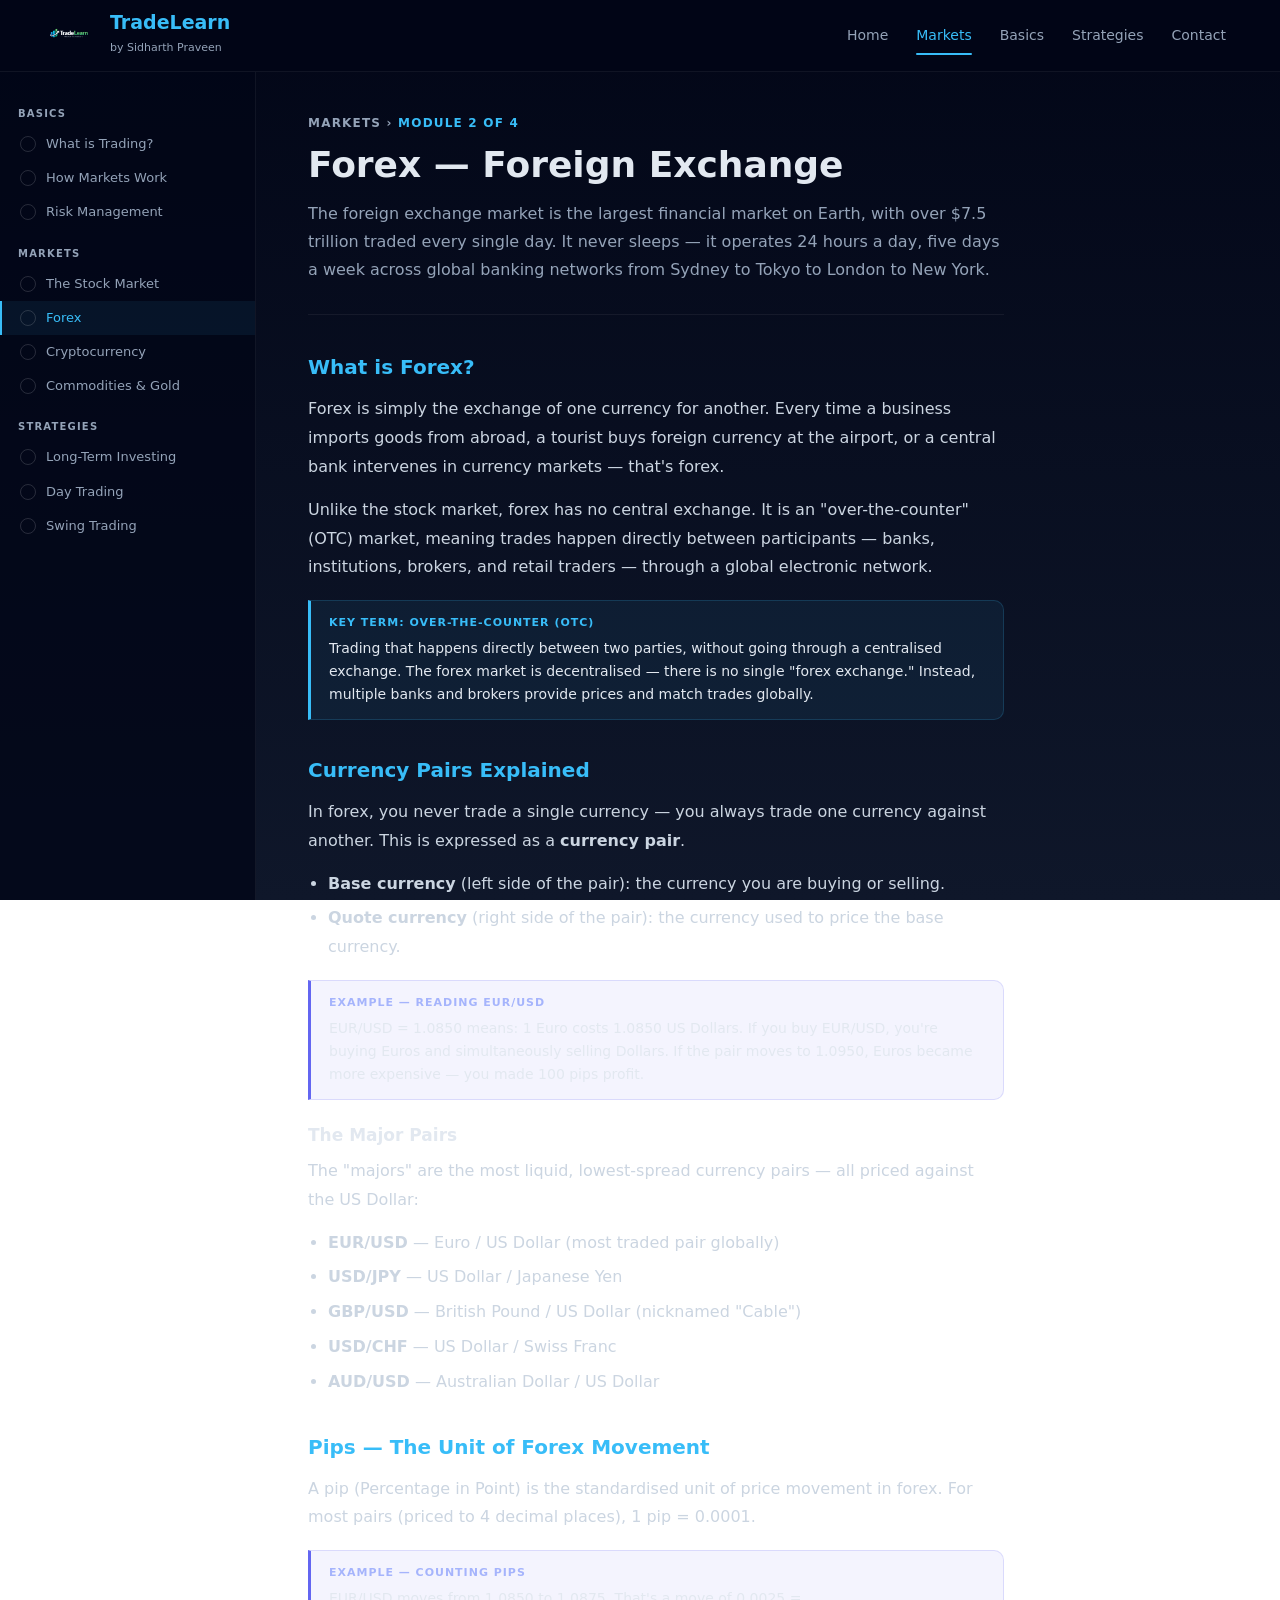
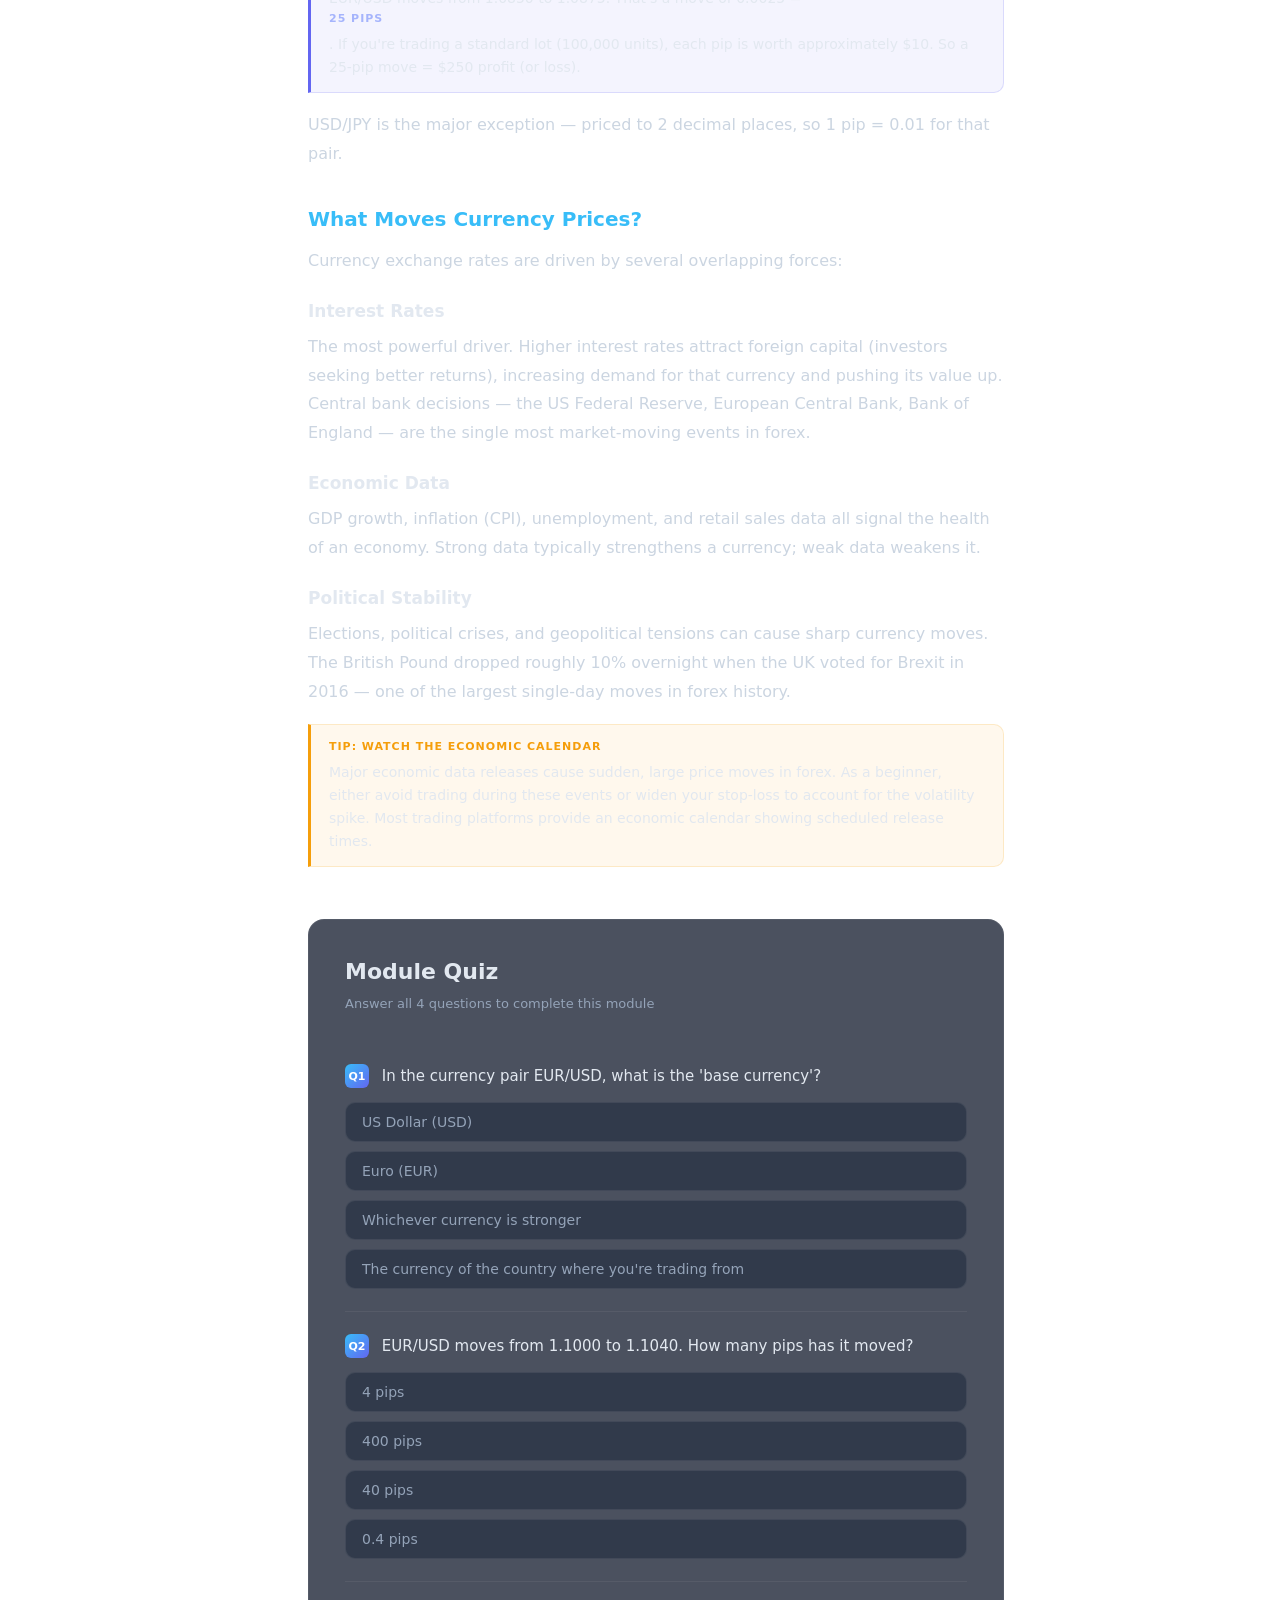
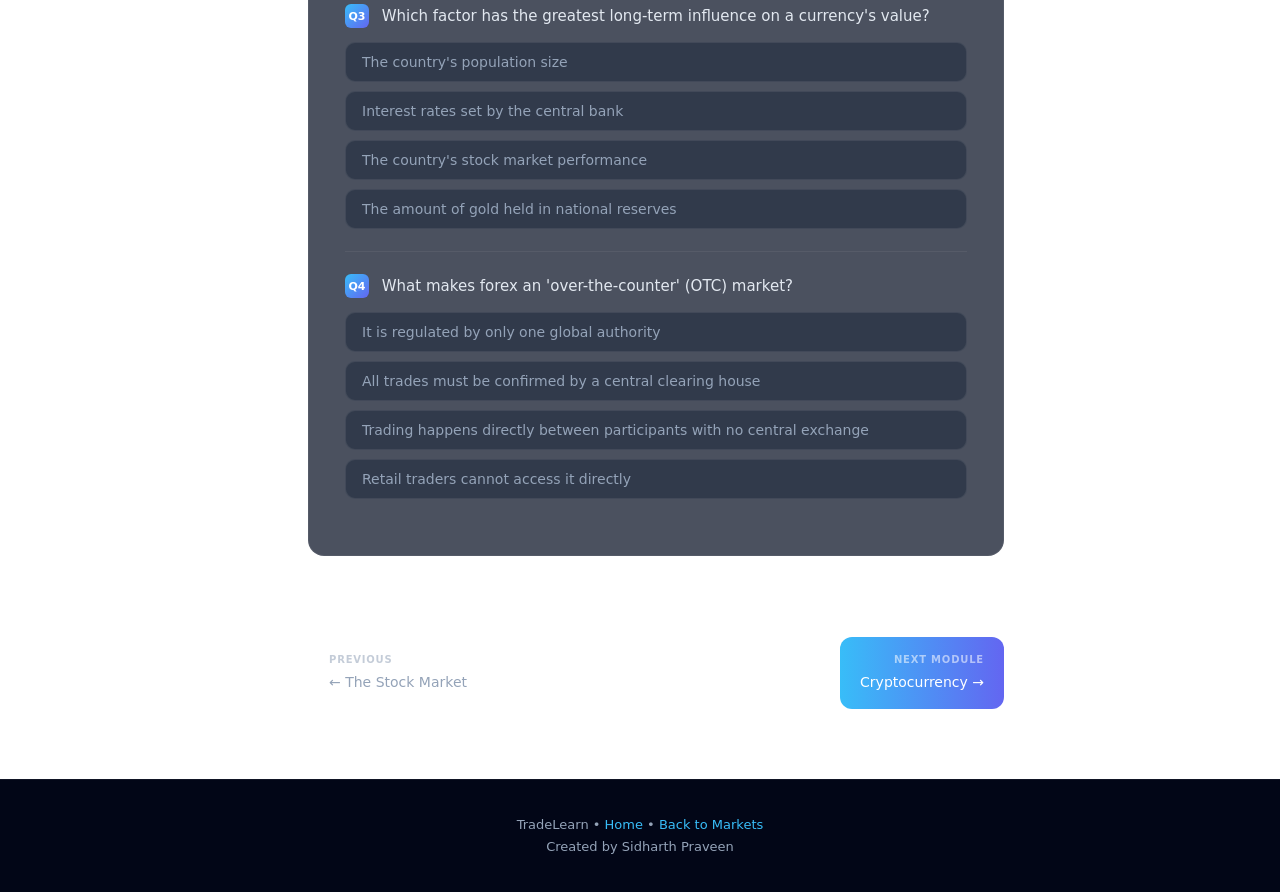
<file: modules/markets-2.html>
<!DOCTYPE html>
<html lang="en">
<head>
  <!-- Google tag (gtag.js) -->
  <script async src="https://www.googletagmanager.com/gtag/js?id=G-E32NQWVJEC"></script>
  <script>
    window.dataLayer = window.dataLayer || [];
    function gtag(){dataLayer.push(arguments);}
    gtag('js', new Date());
    gtag('config', 'G-E32NQWVJEC');
  </script>

  <meta charset="UTF-8">
  <meta name="viewport" content="width=device-width, initial-scale=1.0">
  <meta name="description" content="Learn forex trading — currency pairs, pips, leverage, and what drives exchange rates in the world's largest financial market.">
  <meta property="og:title" content="Forex — Foreign Exchange — TradeLearn">
  <meta property="og:description" content="Module 2 of 4 in Financial Markets. Currency pairs, pips, and the $7.5 trillion daily forex market explained.">
  <meta property="og:type" content="website">

  <title>Forex — Foreign Exchange — TradeLearn</title>
  <link rel="icon" href="../logo.png">
  <link rel="stylesheet" href="../style.css">
</head>
<body data-active-nav="markets.html">

<nav class="nav">
  <a href="../index.html" class="logo">
    <img src="../logo.png" alt="TradeLearn logo">
    <div class="logo-text"><span>TradeLearn</span><small>by Sidharth Praveen</small></div>
  </a>
  <div class="menu">
    <a href="../index.html">Home</a>
    <a href="../markets.html">Markets</a>
    <a href="../basics.html">Basics</a>
    <a href="../strategies.html">Strategies</a>
    <a href="../contact.html">Contact</a>
  </div>
  <button class="hamburger" id="hamburger" aria-label="Menu">
    <span></span><span></span><span></span>
  </button>
</nav>
<nav class="mobile-menu" id="mobile-menu">
  <a href="../index.html">Home</a>
  <a href="../markets.html">Markets</a>
  <a href="../basics.html">Basics</a>
  <a href="../strategies.html">Strategies</a>
  <a href="../contact.html">Contact</a>
</nav>

<div class="page-layout">
  <aside id="sidebar" class="sidebar">
    <div class="sidebar-section">
      <span class="sidebar-section-label">Basics</span>
      <a class="sidebar-link" href="basics-1.html" data-module="basics-1"><span class="mod-status"></span>What is Trading?</a>
      <a class="sidebar-link" href="basics-2.html" data-module="basics-2"><span class="mod-status"></span>How Markets Work</a>
      <a class="sidebar-link" href="basics-3.html" data-module="basics-3"><span class="mod-status"></span>Risk Management</a>
    </div>
    <div class="sidebar-section">
      <span class="sidebar-section-label">Markets</span>
      <a class="sidebar-link" href="markets-1.html" data-module="markets-1"><span class="mod-status"></span>The Stock Market</a>
      <a class="sidebar-link active" href="markets-2.html" data-module="markets-2"><span class="mod-status"></span>Forex</a>
      <a class="sidebar-link" href="markets-3.html" data-module="markets-3"><span class="mod-status"></span>Cryptocurrency</a>
      <a class="sidebar-link" href="markets-4.html" data-module="markets-4"><span class="mod-status"></span>Commodities &amp; Gold</a>
    </div>
    <div class="sidebar-section">
      <span class="sidebar-section-label">Strategies</span>
      <a class="sidebar-link" href="strategies-1.html" data-module="strategies-1"><span class="mod-status"></span>Long-Term Investing</a>
      <a class="sidebar-link" href="strategies-2.html" data-module="strategies-2"><span class="mod-status"></span>Day Trading</a>
      <a class="sidebar-link" href="strategies-3.html" data-module="strategies-3"><span class="mod-status"></span>Swing Trading</a>
    </div>
  </aside>
  <div class="sidebar-overlay" id="sidebar-overlay"></div>

  <main class="module-content">
    <div class="module-meta">Markets &rsaquo; <span class="accent">Module 2 of 4</span></div>
    <h1 class="module-title">Forex — Foreign Exchange</h1>
    <p class="module-intro">The foreign exchange market is the largest financial market on Earth, with over $7.5 trillion traded every single day. It never sleeps — it operates 24 hours a day, five days a week across global banking networks from Sydney to Tokyo to London to New York.</p>

    <div class="content-section">
      <h2>What is Forex?</h2>
      <p>Forex is simply the exchange of one currency for another. Every time a business imports goods from abroad, a tourist buys foreign currency at the airport, or a central bank intervenes in currency markets — that's forex.</p>
      <p>Unlike the stock market, forex has no central exchange. It is an "over-the-counter" (OTC) market, meaning trades happen directly between participants — banks, institutions, brokers, and retail traders — through a global electronic network.</p>

      <div class="key-term">
        <strong>Key Term: Over-the-Counter (OTC)</strong>
        <p>Trading that happens directly between two parties, without going through a centralised exchange. The forex market is decentralised — there is no single "forex exchange." Instead, multiple banks and brokers provide prices and match trades globally.</p>
      </div>
    </div>

    <div class="content-section">
      <h2>Currency Pairs Explained</h2>
      <p>In forex, you never trade a single currency — you always trade one currency against another. This is expressed as a <strong>currency pair</strong>.</p>
      <ul>
        <li><strong>Base currency</strong> (left side of the pair): the currency you are buying or selling.</li>
        <li><strong>Quote currency</strong> (right side of the pair): the currency used to price the base currency.</li>
      </ul>

      <div class="example-box">
        <strong>Example — Reading EUR/USD</strong>
        <p>EUR/USD = 1.0850 means: 1 Euro costs 1.0850 US Dollars. If you buy EUR/USD, you're buying Euros and simultaneously selling Dollars. If the pair moves to 1.0950, Euros became more expensive — you made 100 pips profit.</p>
      </div>

      <h3>The Major Pairs</h3>
      <p>The "majors" are the most liquid, lowest-spread currency pairs — all priced against the US Dollar:</p>
      <ul>
        <li><strong>EUR/USD</strong> — Euro / US Dollar (most traded pair globally)</li>
        <li><strong>USD/JPY</strong> — US Dollar / Japanese Yen</li>
        <li><strong>GBP/USD</strong> — British Pound / US Dollar (nicknamed "Cable")</li>
        <li><strong>USD/CHF</strong> — US Dollar / Swiss Franc</li>
        <li><strong>AUD/USD</strong> — Australian Dollar / US Dollar</li>
      </ul>
    </div>

    <div class="content-section">
      <h2>Pips — The Unit of Forex Movement</h2>
      <p>A pip (Percentage in Point) is the standardised unit of price movement in forex. For most pairs (priced to 4 decimal places), 1 pip = 0.0001.</p>

      <div class="example-box">
        <strong>Example — Counting Pips</strong>
        <p>EUR/USD moves from 1.0850 to 1.0875. That's a move of 0.0025 = <strong>25 pips</strong>. If you're trading a standard lot (100,000 units), each pip is worth approximately $10. So a 25-pip move = $250 profit (or loss).</p>
      </div>

      <p>USD/JPY is the major exception — priced to 2 decimal places, so 1 pip = 0.01 for that pair.</p>
    </div>

    <div class="content-section">
      <h2>What Moves Currency Prices?</h2>
      <p>Currency exchange rates are driven by several overlapping forces:</p>

      <h3>Interest Rates</h3>
      <p>The most powerful driver. Higher interest rates attract foreign capital (investors seeking better returns), increasing demand for that currency and pushing its value up. Central bank decisions — the US Federal Reserve, European Central Bank, Bank of England — are the single most market-moving events in forex.</p>

      <h3>Economic Data</h3>
      <p>GDP growth, inflation (CPI), unemployment, and retail sales data all signal the health of an economy. Strong data typically strengthens a currency; weak data weakens it.</p>

      <h3>Political Stability</h3>
      <p>Elections, political crises, and geopolitical tensions can cause sharp currency moves. The British Pound dropped roughly 10% overnight when the UK voted for Brexit in 2016 — one of the largest single-day moves in forex history.</p>

      <div class="tip-box">
        <strong>Tip: Watch the Economic Calendar</strong>
        <p>Major economic data releases cause sudden, large price moves in forex. As a beginner, either avoid trading during these events or widen your stop-loss to account for the volatility spike. Most trading platforms provide an economic calendar showing scheduled release times.</p>
      </div>
    </div>

    <div id="quiz-container"></div>

    <nav class="module-nav">
      <a class="nav-btn nav-prev" href="markets-1.html">
        <span class="nav-btn-label">Previous</span>
        ← The Stock Market
      </a>
      <a class="nav-btn nav-next" href="markets-3.html">
        <span class="nav-btn-label">Next Module</span>
        Cryptocurrency →
      </a>
    </nav>
  </main>
</div>

<button class="sidebar-toggle" id="sidebar-toggle">☰</button>

<footer>
  TradeLearn &bull; <a href="../index.html">Home</a> &bull; <a href="../markets.html">Back to Markets</a><br>
  Created by Sidharth Praveen
</footer>

<script src="../script.js"></script>
<script src="../js/progress.js"></script>
<script src="../js/quiz.js"></script>
<script>
const QUIZ = [
  {
    question: "In the currency pair EUR/USD, what is the 'base currency'?",
    options: [
      "US Dollar (USD)",
      "Euro (EUR)",
      "Whichever currency is stronger",
      "The currency of the country where you're trading from"
    ],
    correct: 1,
    explanation: "In any currency pair, the base currency is always on the left. EUR/USD means the price is expressed as 'how many USD does 1 EUR cost.' You buy or sell the base currency (EUR) using the quote currency (USD)."
  },
  {
    question: "EUR/USD moves from 1.1000 to 1.1040. How many pips has it moved?",
    options: [
      "4 pips",
      "400 pips",
      "40 pips",
      "0.4 pips"
    ],
    correct: 2,
    explanation: "1.1040 − 1.1000 = 0.0040. Since 1 pip = 0.0001 for EUR/USD, this equals 40 pips. If you were long (bought) EUR/USD, this would be a 40-pip profit."
  },
  {
    question: "Which factor has the greatest long-term influence on a currency's value?",
    options: [
      "The country's population size",
      "Interest rates set by the central bank",
      "The country's stock market performance",
      "The amount of gold held in national reserves"
    ],
    correct: 1,
    explanation: "Interest rates are the dominant driver of currency values over the long term. Higher rates attract foreign capital seeking better returns, increasing demand for that currency and raising its value."
  },
  {
    question: "What makes forex an 'over-the-counter' (OTC) market?",
    options: [
      "It is regulated by only one global authority",
      "All trades must be confirmed by a central clearing house",
      "Trading happens directly between participants with no central exchange",
      "Retail traders cannot access it directly"
    ],
    correct: 2,
    explanation: "Unlike stocks, forex has no central exchange (like the NYSE). Instead, trades happen directly between banks, brokers, and participants through a global electronic network — making it decentralised and OTC."
  }
];

document.addEventListener('DOMContentLoaded', () => {
  applySidebarState();
  initQuiz(QUIZ, 'markets-2');
});
</script>
</body>
</html>
</file>
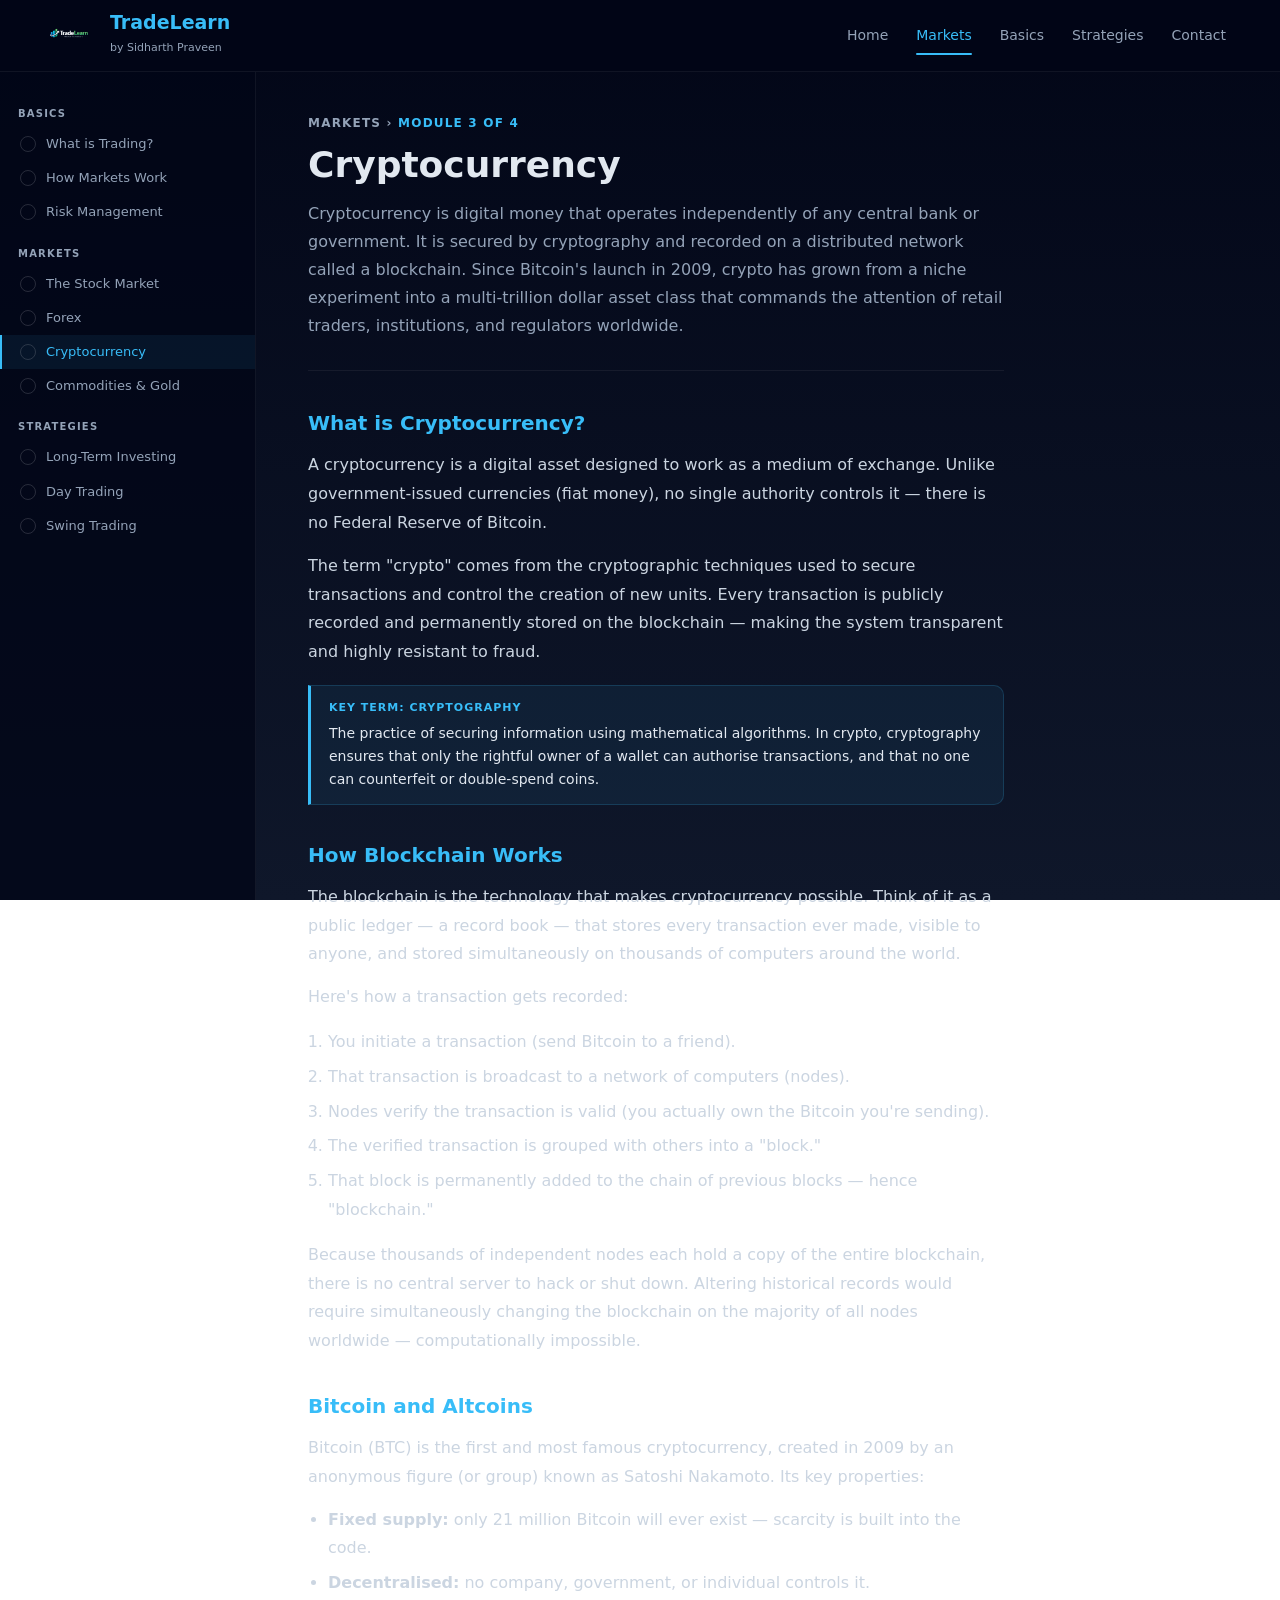
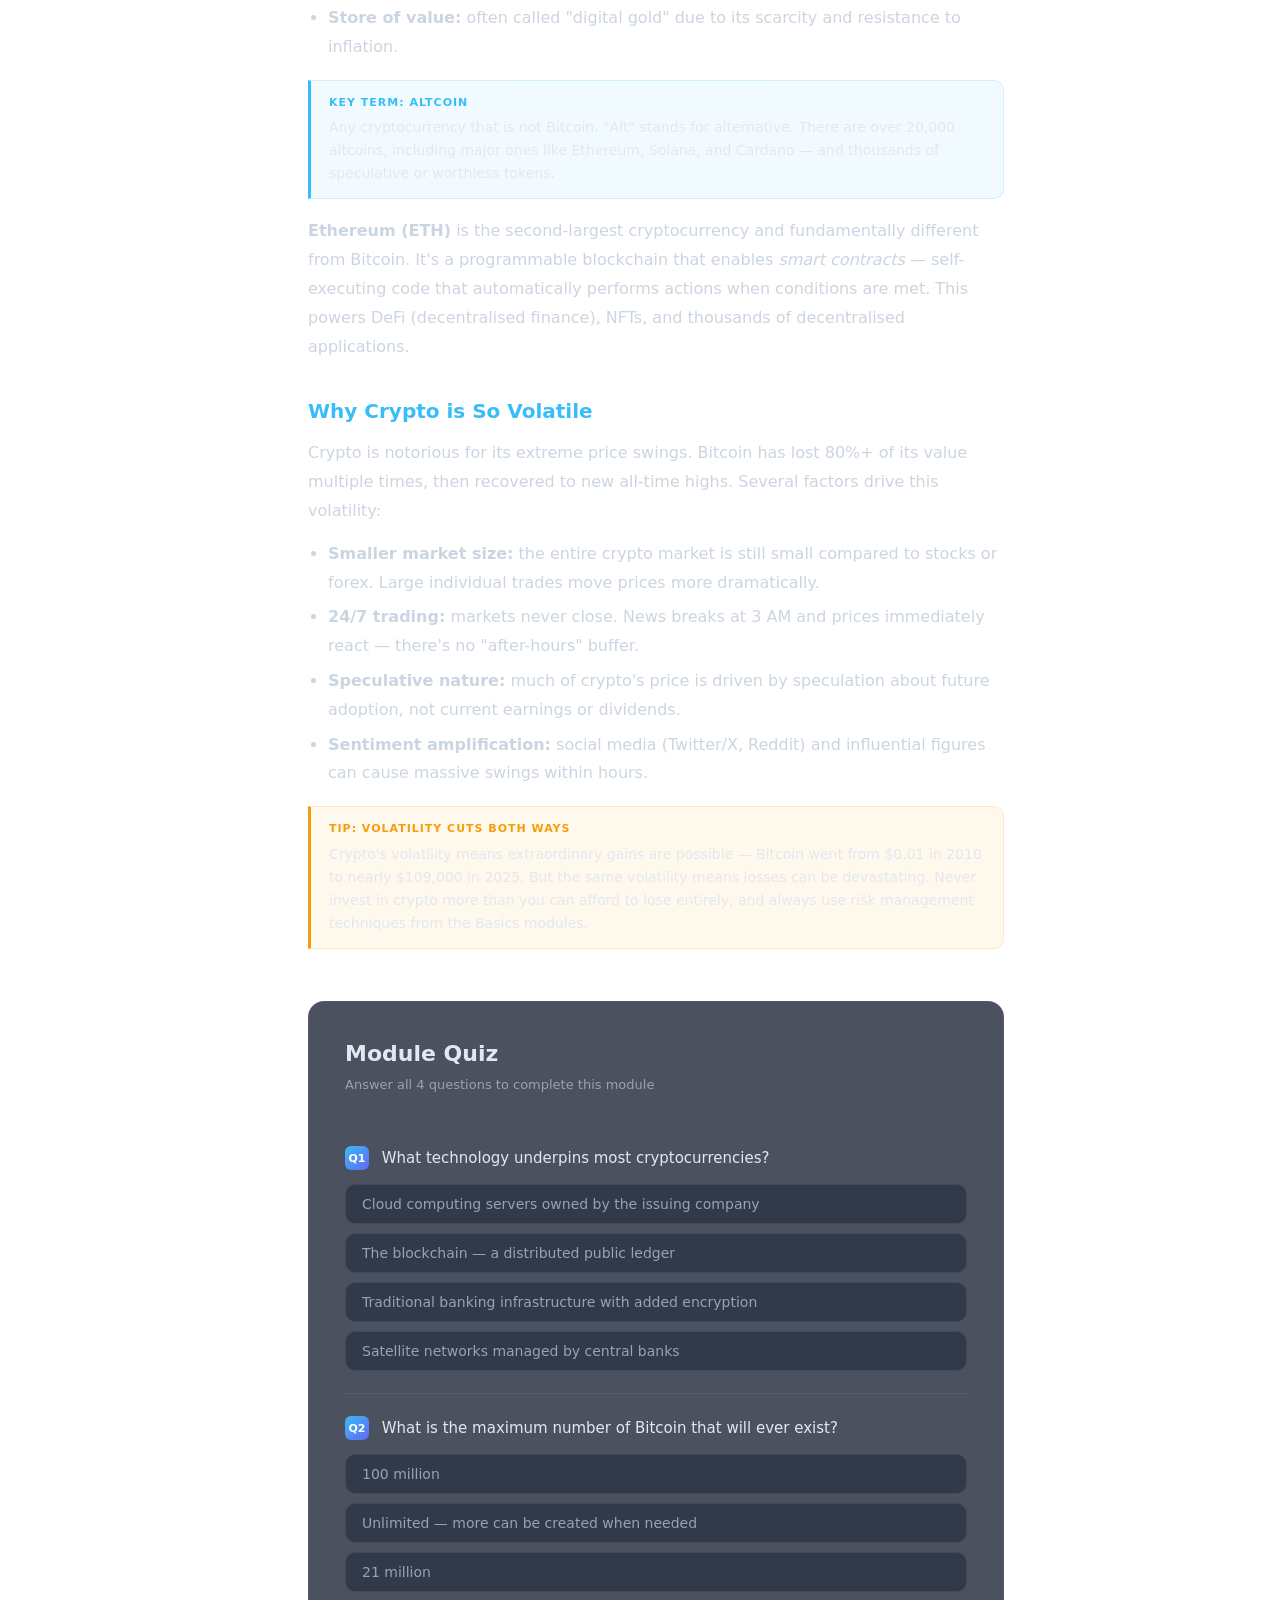
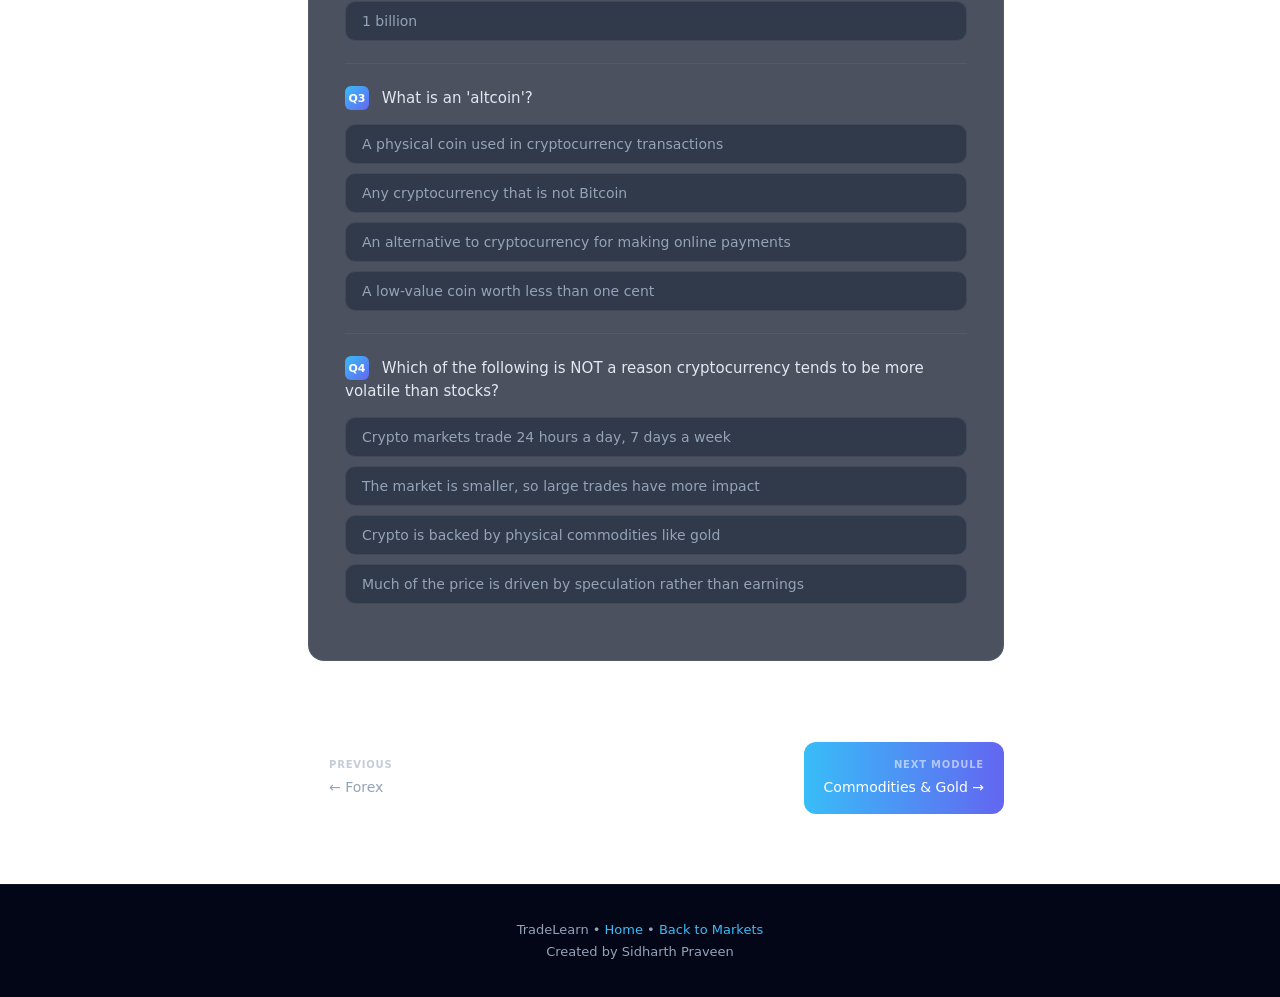
<file: modules/markets-3.html>
<!DOCTYPE html>
<html lang="en">
<head>
  <!-- Google tag (gtag.js) -->
  <script async src="https://www.googletagmanager.com/gtag/js?id=G-E32NQWVJEC"></script>
  <script>
    window.dataLayer = window.dataLayer || [];
    function gtag(){dataLayer.push(arguments);}
    gtag('js', new Date());
    gtag('config', 'G-E32NQWVJEC');
  </script>

  <meta charset="UTF-8">
  <meta name="viewport" content="width=device-width, initial-scale=1.0">
  <meta name="description" content="Understand cryptocurrency — how blockchain works, Bitcoin vs altcoins, and why crypto markets are so volatile.">
  <meta property="og:title" content="Cryptocurrency — TradeLearn">
  <meta property="og:description" content="Module 3 of 4 in Financial Markets. Blockchain, Bitcoin, altcoins and crypto volatility explained for beginners.">
  <meta property="og:type" content="website">

  <title>Cryptocurrency — TradeLearn</title>
  <link rel="icon" href="../logo.png">
  <link rel="stylesheet" href="../style.css">
</head>
<body data-active-nav="markets.html">

<nav class="nav">
  <a href="../index.html" class="logo">
    <img src="../logo.png" alt="TradeLearn logo">
    <div class="logo-text"><span>TradeLearn</span><small>by Sidharth Praveen</small></div>
  </a>
  <div class="menu">
    <a href="../index.html">Home</a>
    <a href="../markets.html">Markets</a>
    <a href="../basics.html">Basics</a>
    <a href="../strategies.html">Strategies</a>
    <a href="../contact.html">Contact</a>
  </div>
  <button class="hamburger" id="hamburger" aria-label="Menu">
    <span></span><span></span><span></span>
  </button>
</nav>
<nav class="mobile-menu" id="mobile-menu">
  <a href="../index.html">Home</a>
  <a href="../markets.html">Markets</a>
  <a href="../basics.html">Basics</a>
  <a href="../strategies.html">Strategies</a>
  <a href="../contact.html">Contact</a>
</nav>

<div class="page-layout">
  <aside id="sidebar" class="sidebar">
    <div class="sidebar-section">
      <span class="sidebar-section-label">Basics</span>
      <a class="sidebar-link" href="basics-1.html" data-module="basics-1"><span class="mod-status"></span>What is Trading?</a>
      <a class="sidebar-link" href="basics-2.html" data-module="basics-2"><span class="mod-status"></span>How Markets Work</a>
      <a class="sidebar-link" href="basics-3.html" data-module="basics-3"><span class="mod-status"></span>Risk Management</a>
    </div>
    <div class="sidebar-section">
      <span class="sidebar-section-label">Markets</span>
      <a class="sidebar-link" href="markets-1.html" data-module="markets-1"><span class="mod-status"></span>The Stock Market</a>
      <a class="sidebar-link" href="markets-2.html" data-module="markets-2"><span class="mod-status"></span>Forex</a>
      <a class="sidebar-link active" href="markets-3.html" data-module="markets-3"><span class="mod-status"></span>Cryptocurrency</a>
      <a class="sidebar-link" href="markets-4.html" data-module="markets-4"><span class="mod-status"></span>Commodities &amp; Gold</a>
    </div>
    <div class="sidebar-section">
      <span class="sidebar-section-label">Strategies</span>
      <a class="sidebar-link" href="strategies-1.html" data-module="strategies-1"><span class="mod-status"></span>Long-Term Investing</a>
      <a class="sidebar-link" href="strategies-2.html" data-module="strategies-2"><span class="mod-status"></span>Day Trading</a>
      <a class="sidebar-link" href="strategies-3.html" data-module="strategies-3"><span class="mod-status"></span>Swing Trading</a>
    </div>
  </aside>
  <div class="sidebar-overlay" id="sidebar-overlay"></div>

  <main class="module-content">
    <div class="module-meta">Markets &rsaquo; <span class="accent">Module 3 of 4</span></div>
    <h1 class="module-title">Cryptocurrency</h1>
    <p class="module-intro">Cryptocurrency is digital money that operates independently of any central bank or government. It is secured by cryptography and recorded on a distributed network called a blockchain. Since Bitcoin's launch in 2009, crypto has grown from a niche experiment into a multi-trillion dollar asset class that commands the attention of retail traders, institutions, and regulators worldwide.</p>

    <div class="content-section">
      <h2>What is Cryptocurrency?</h2>
      <p>A cryptocurrency is a digital asset designed to work as a medium of exchange. Unlike government-issued currencies (fiat money), no single authority controls it — there is no Federal Reserve of Bitcoin.</p>
      <p>The term "crypto" comes from the cryptographic techniques used to secure transactions and control the creation of new units. Every transaction is publicly recorded and permanently stored on the blockchain — making the system transparent and highly resistant to fraud.</p>

      <div class="key-term">
        <strong>Key Term: Cryptography</strong>
        <p>The practice of securing information using mathematical algorithms. In crypto, cryptography ensures that only the rightful owner of a wallet can authorise transactions, and that no one can counterfeit or double-spend coins.</p>
      </div>
    </div>

    <div class="content-section">
      <h2>How Blockchain Works</h2>
      <p>The blockchain is the technology that makes cryptocurrency possible. Think of it as a public ledger — a record book — that stores every transaction ever made, visible to anyone, and stored simultaneously on thousands of computers around the world.</p>
      <p>Here's how a transaction gets recorded:</p>
      <ol style="color:#cbd5e1;line-height:1.8;padding-left:20px;">
        <li>You initiate a transaction (send Bitcoin to a friend).</li>
        <li>That transaction is broadcast to a network of computers (nodes).</li>
        <li>Nodes verify the transaction is valid (you actually own the Bitcoin you're sending).</li>
        <li>The verified transaction is grouped with others into a "block."</li>
        <li>That block is permanently added to the chain of previous blocks — hence "blockchain."</li>
      </ol>
      <p>Because thousands of independent nodes each hold a copy of the entire blockchain, there is no central server to hack or shut down. Altering historical records would require simultaneously changing the blockchain on the majority of all nodes worldwide — computationally impossible.</p>
    </div>

    <div class="content-section">
      <h2>Bitcoin and Altcoins</h2>
      <p>Bitcoin (BTC) is the first and most famous cryptocurrency, created in 2009 by an anonymous figure (or group) known as Satoshi Nakamoto. Its key properties:</p>
      <ul>
        <li><strong>Fixed supply:</strong> only 21 million Bitcoin will ever exist — scarcity is built into the code.</li>
        <li><strong>Decentralised:</strong> no company, government, or individual controls it.</li>
        <li><strong>Store of value:</strong> often called "digital gold" due to its scarcity and resistance to inflation.</li>
      </ul>

      <div class="key-term">
        <strong>Key Term: Altcoin</strong>
        <p>Any cryptocurrency that is not Bitcoin. "Alt" stands for alternative. There are over 20,000 altcoins, including major ones like Ethereum, Solana, and Cardano — and thousands of speculative or worthless tokens.</p>
      </div>

      <p><strong>Ethereum (ETH)</strong> is the second-largest cryptocurrency and fundamentally different from Bitcoin. It's a programmable blockchain that enables <em>smart contracts</em> — self-executing code that automatically performs actions when conditions are met. This powers DeFi (decentralised finance), NFTs, and thousands of decentralised applications.</p>
    </div>

    <div class="content-section">
      <h2>Why Crypto is So Volatile</h2>
      <p>Crypto is notorious for its extreme price swings. Bitcoin has lost 80%+ of its value multiple times, then recovered to new all-time highs. Several factors drive this volatility:</p>
      <ul>
        <li><strong>Smaller market size:</strong> the entire crypto market is still small compared to stocks or forex. Large individual trades move prices more dramatically.</li>
        <li><strong>24/7 trading:</strong> markets never close. News breaks at 3 AM and prices immediately react — there's no "after-hours" buffer.</li>
        <li><strong>Speculative nature:</strong> much of crypto's price is driven by speculation about future adoption, not current earnings or dividends.</li>
        <li><strong>Sentiment amplification:</strong> social media (Twitter/X, Reddit) and influential figures can cause massive swings within hours.</li>
      </ul>

      <div class="tip-box">
        <strong>Tip: Volatility Cuts Both Ways</strong>
        <p>Crypto's volatility means extraordinary gains are possible — Bitcoin went from $0.01 in 2010 to nearly $109,000 in 2025. But the same volatility means losses can be devastating. Never invest in crypto more than you can afford to lose entirely, and always use risk management techniques from the Basics modules.</p>
      </div>
    </div>

    <div id="quiz-container"></div>

    <nav class="module-nav">
      <a class="nav-btn nav-prev" href="markets-2.html">
        <span class="nav-btn-label">Previous</span>
        ← Forex
      </a>
      <a class="nav-btn nav-next" href="markets-4.html">
        <span class="nav-btn-label">Next Module</span>
        Commodities &amp; Gold →
      </a>
    </nav>
  </main>
</div>

<button class="sidebar-toggle" id="sidebar-toggle">☰</button>

<footer>
  TradeLearn &bull; <a href="../index.html">Home</a> &bull; <a href="../markets.html">Back to Markets</a><br>
  Created by Sidharth Praveen
</footer>

<script src="../script.js"></script>
<script src="../js/progress.js"></script>
<script src="../js/quiz.js"></script>
<script>
const QUIZ = [
  {
    question: "What technology underpins most cryptocurrencies?",
    options: [
      "Cloud computing servers owned by the issuing company",
      "The blockchain — a distributed public ledger",
      "Traditional banking infrastructure with added encryption",
      "Satellite networks managed by central banks"
    ],
    correct: 1,
    explanation: "Cryptocurrencies are built on blockchain technology — a distributed ledger where every transaction is permanently recorded across thousands of independent nodes, making it transparent and tamper-resistant."
  },
  {
    question: "What is the maximum number of Bitcoin that will ever exist?",
    options: [
      "100 million",
      "Unlimited — more can be created when needed",
      "21 million",
      "1 billion"
    ],
    correct: 2,
    explanation: "Bitcoin's supply is hard-capped at 21 million coins, encoded in its protocol. This fixed scarcity is a core design choice — it means Bitcoin cannot be inflated the way governments can print more fiat currency."
  },
  {
    question: "What is an 'altcoin'?",
    options: [
      "A physical coin used in cryptocurrency transactions",
      "Any cryptocurrency that is not Bitcoin",
      "An alternative to cryptocurrency for making online payments",
      "A low-value coin worth less than one cent"
    ],
    correct: 1,
    explanation: "Altcoin means 'alternative coin' — any cryptocurrency other than Bitcoin. This includes Ethereum, Solana, Cardano, and thousands of others, ranging from major established projects to speculative tokens."
  },
  {
    question: "Which of the following is NOT a reason cryptocurrency tends to be more volatile than stocks?",
    options: [
      "Crypto markets trade 24 hours a day, 7 days a week",
      "The market is smaller, so large trades have more impact",
      "Crypto is backed by physical commodities like gold",
      "Much of the price is driven by speculation rather than earnings"
    ],
    correct: 2,
    explanation: "Cryptocurrency is not backed by physical commodities — it's a digital asset. Its volatility stems from 24/7 trading, smaller market size, speculative demand, and social media sentiment, not any physical backing."
  }
];

document.addEventListener('DOMContentLoaded', () => {
  applySidebarState();
  initQuiz(QUIZ, 'markets-3');
});
</script>
</body>
</html>
</file>
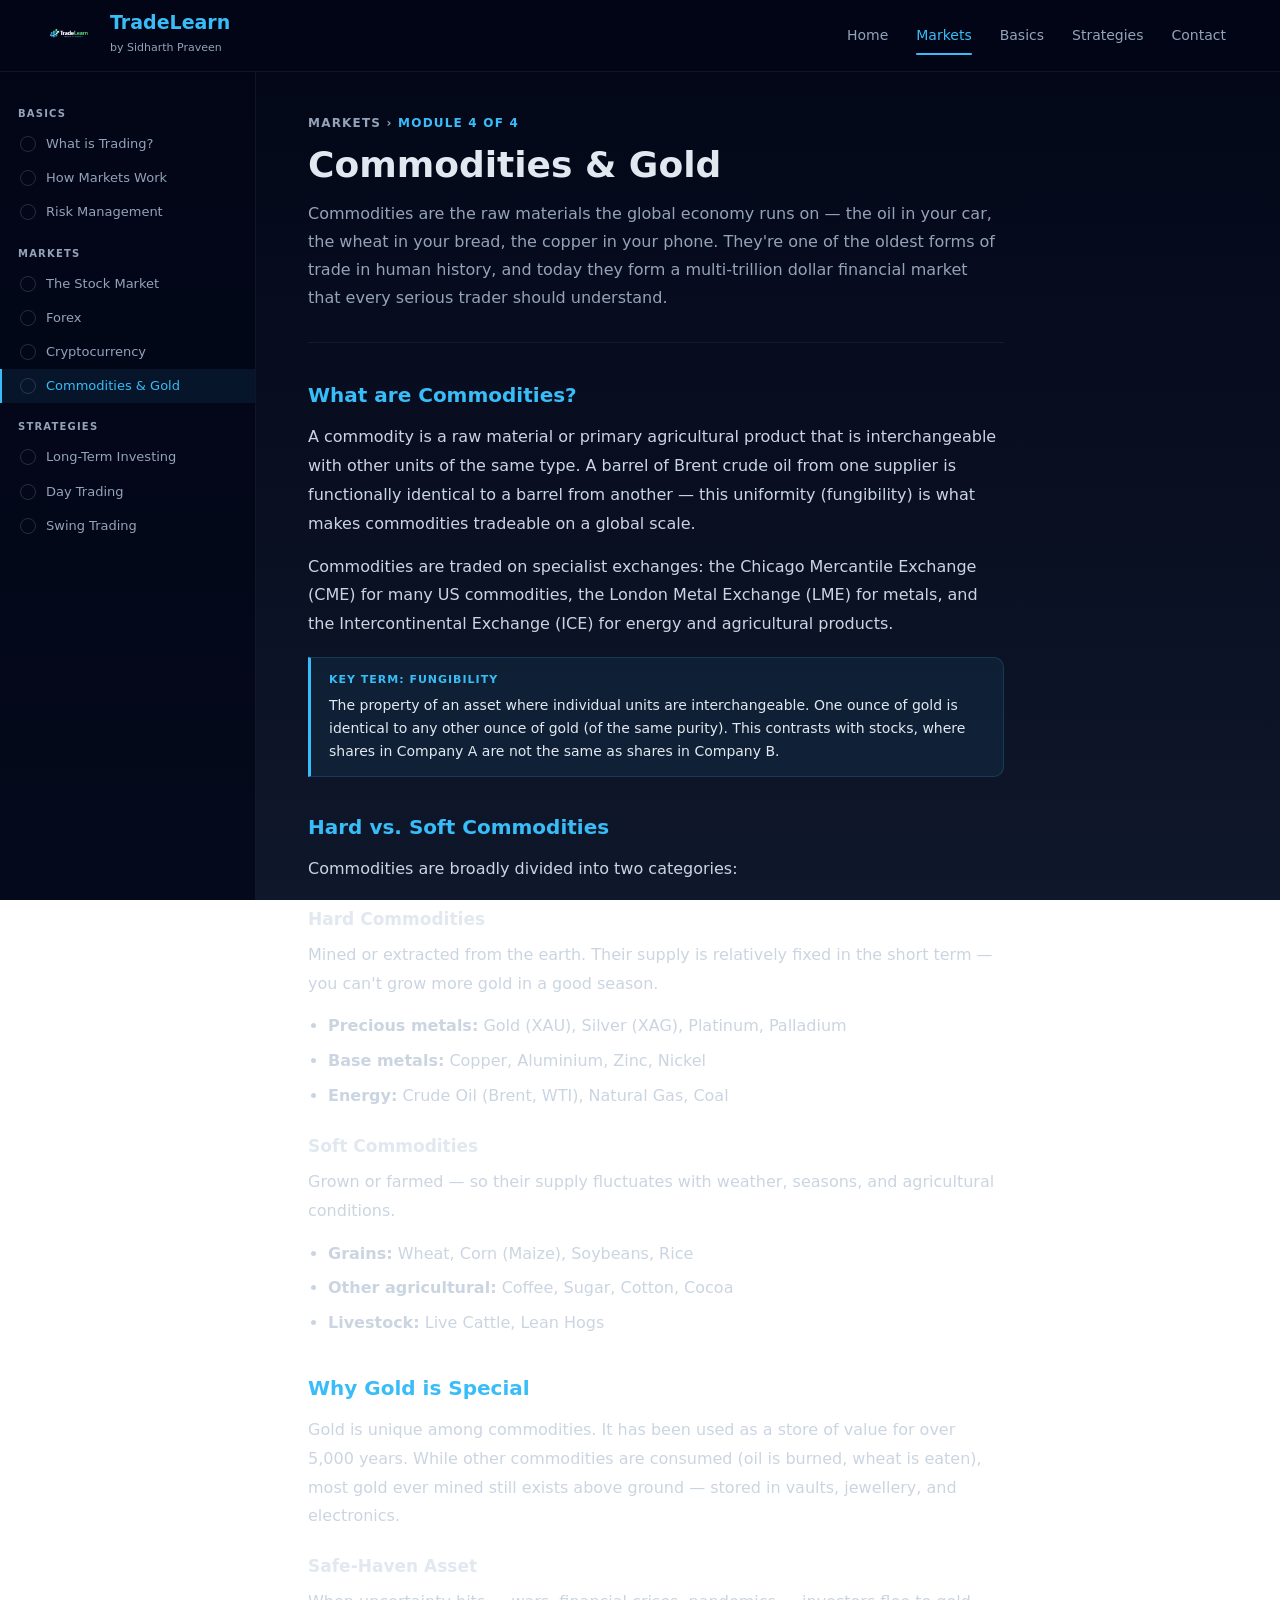
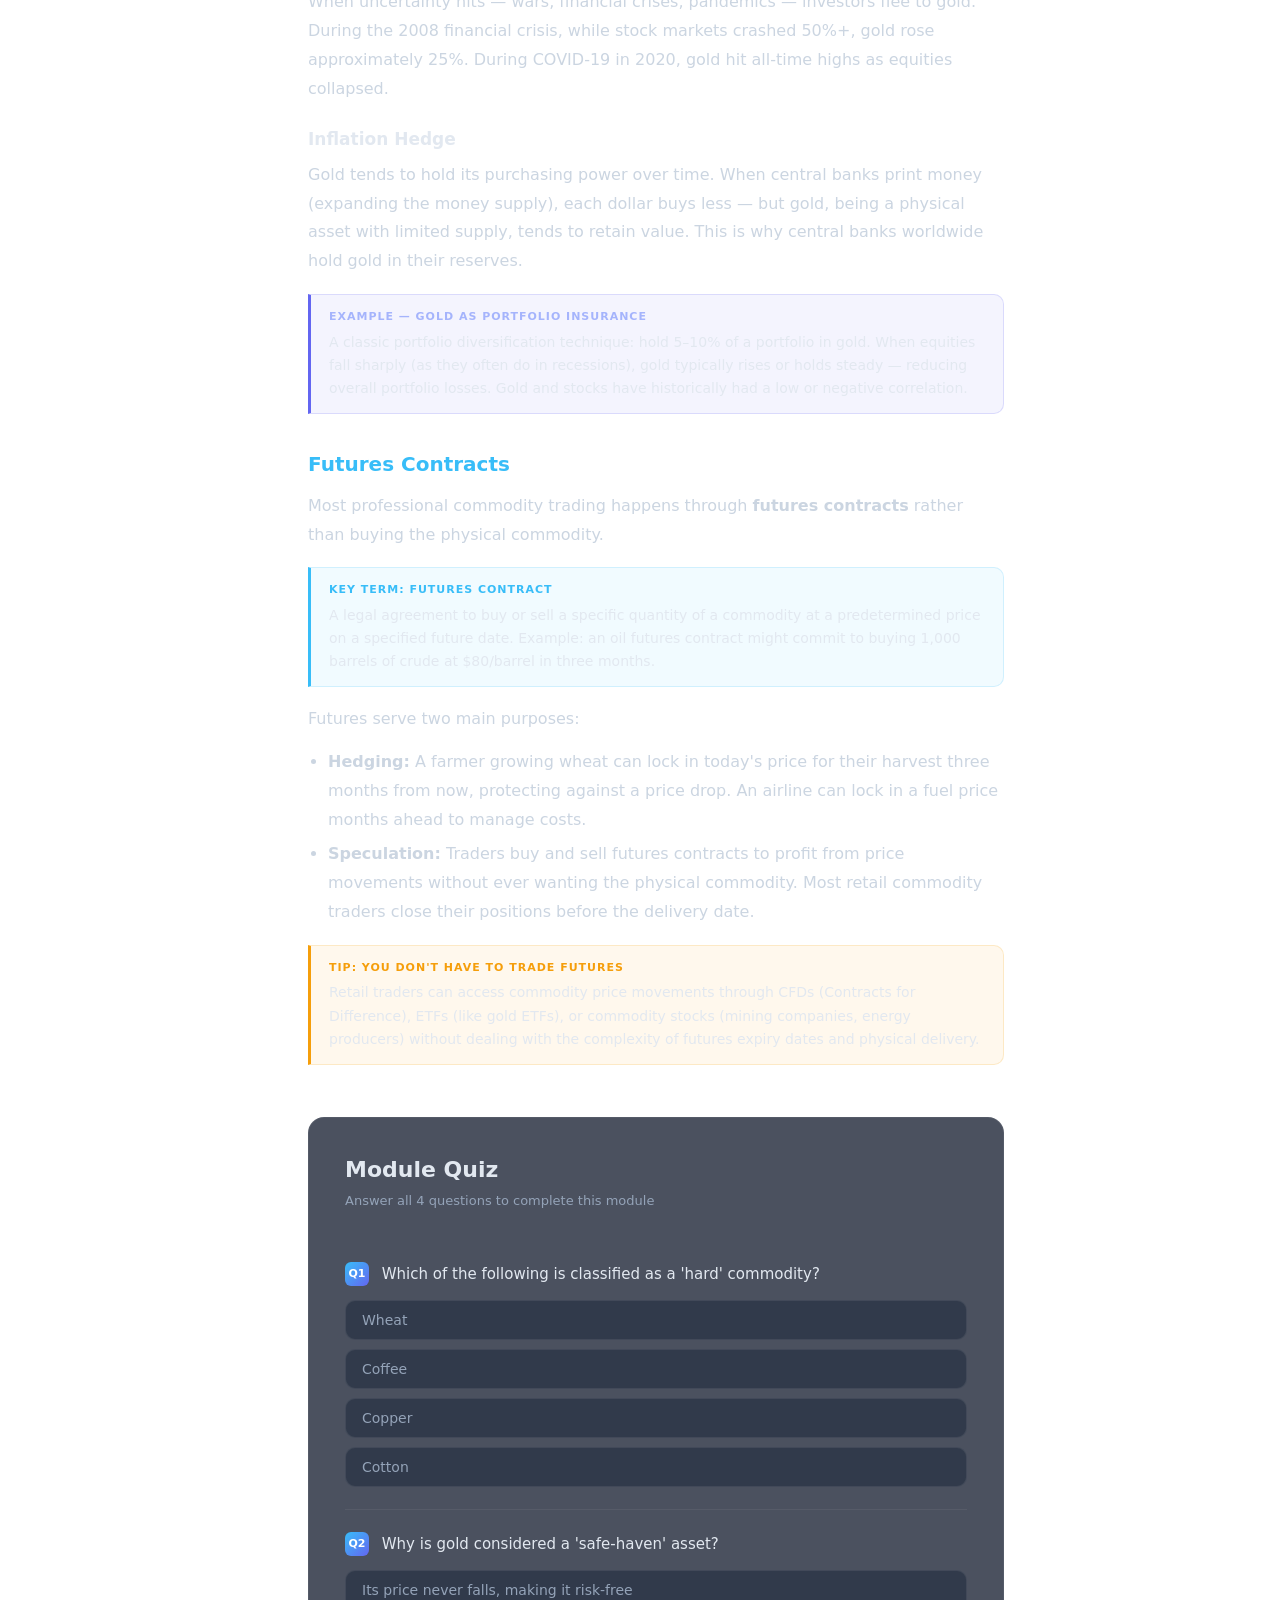
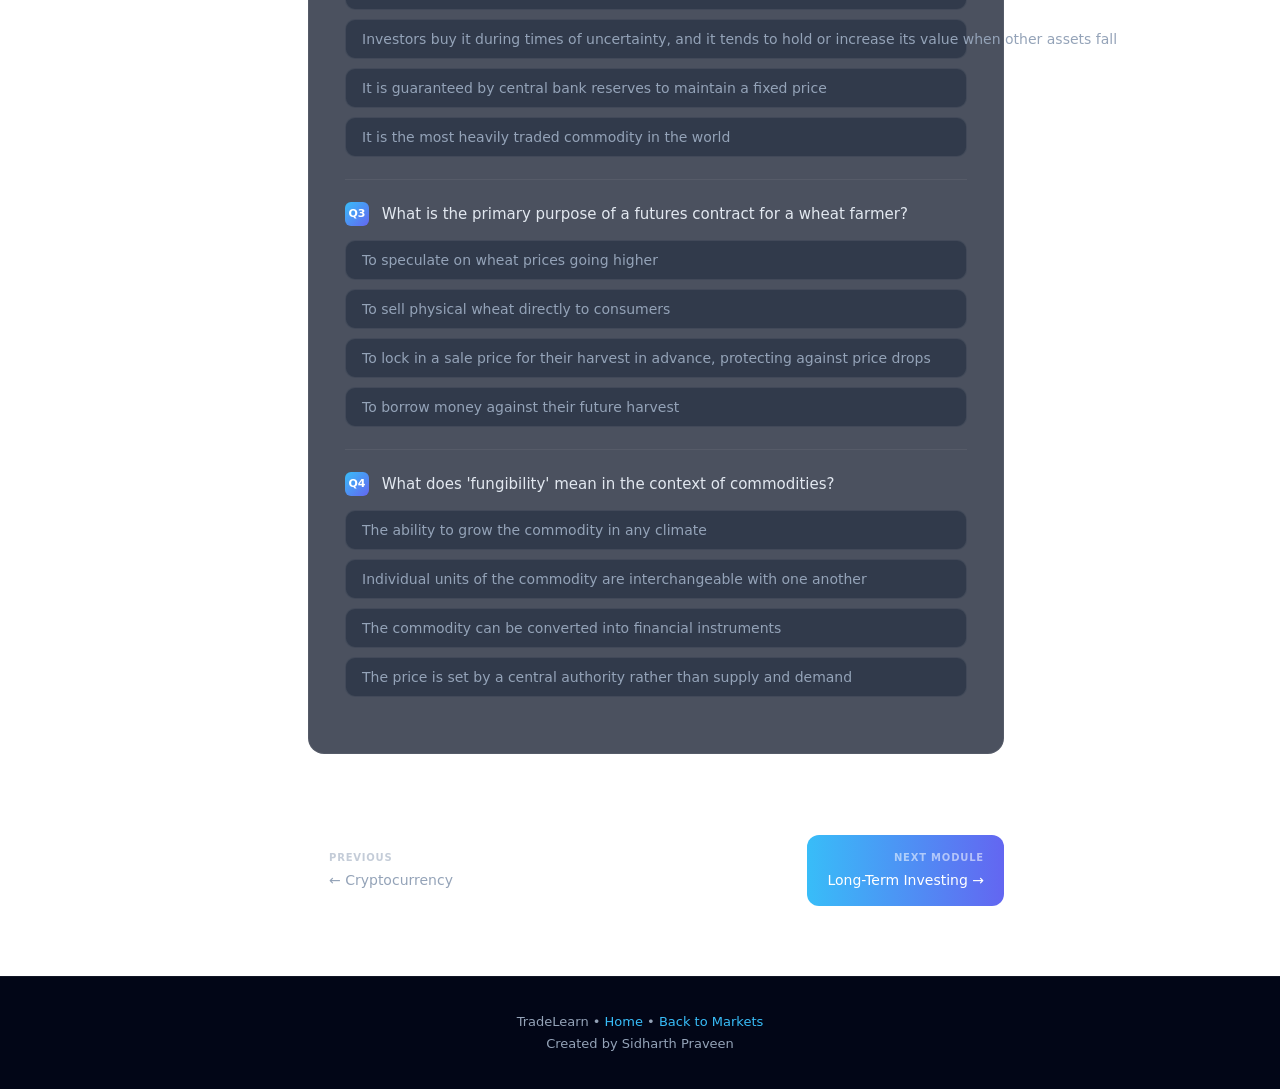
<file: modules/markets-4.html>
<!DOCTYPE html>
<html lang="en">
<head>
  <!-- Google tag (gtag.js) -->
  <script async src="https://www.googletagmanager.com/gtag/js?id=G-E32NQWVJEC"></script>
  <script>
    window.dataLayer = window.dataLayer || [];
    function gtag(){dataLayer.push(arguments);}
    gtag('js', new Date());
    gtag('config', 'G-E32NQWVJEC');
  </script>

  <meta charset="UTF-8">
  <meta name="viewport" content="width=device-width, initial-scale=1.0">
  <meta name="description" content="Understand commodities and gold — hard vs soft commodities, why gold is a safe haven, and how futures contracts work.">
  <meta property="og:title" content="Commodities &amp; Gold — TradeLearn">
  <meta property="og:description" content="Module 4 of 4 in Financial Markets. Hard commodities, gold as safe haven, and futures contracts explained.">
  <meta property="og:type" content="website">

  <title>Commodities &amp; Gold — TradeLearn</title>
  <link rel="icon" href="../logo.png">
  <link rel="stylesheet" href="../style.css">
</head>
<body data-active-nav="markets.html">

<nav class="nav">
  <a href="../index.html" class="logo">
    <img src="../logo.png" alt="TradeLearn logo">
    <div class="logo-text"><span>TradeLearn</span><small>by Sidharth Praveen</small></div>
  </a>
  <div class="menu">
    <a href="../index.html">Home</a>
    <a href="../markets.html">Markets</a>
    <a href="../basics.html">Basics</a>
    <a href="../strategies.html">Strategies</a>
    <a href="../contact.html">Contact</a>
  </div>
  <button class="hamburger" id="hamburger" aria-label="Menu">
    <span></span><span></span><span></span>
  </button>
</nav>
<nav class="mobile-menu" id="mobile-menu">
  <a href="../index.html">Home</a>
  <a href="../markets.html">Markets</a>
  <a href="../basics.html">Basics</a>
  <a href="../strategies.html">Strategies</a>
  <a href="../contact.html">Contact</a>
</nav>

<div class="page-layout">
  <aside id="sidebar" class="sidebar">
    <div class="sidebar-section">
      <span class="sidebar-section-label">Basics</span>
      <a class="sidebar-link" href="basics-1.html" data-module="basics-1"><span class="mod-status"></span>What is Trading?</a>
      <a class="sidebar-link" href="basics-2.html" data-module="basics-2"><span class="mod-status"></span>How Markets Work</a>
      <a class="sidebar-link" href="basics-3.html" data-module="basics-3"><span class="mod-status"></span>Risk Management</a>
    </div>
    <div class="sidebar-section">
      <span class="sidebar-section-label">Markets</span>
      <a class="sidebar-link" href="markets-1.html" data-module="markets-1"><span class="mod-status"></span>The Stock Market</a>
      <a class="sidebar-link" href="markets-2.html" data-module="markets-2"><span class="mod-status"></span>Forex</a>
      <a class="sidebar-link" href="markets-3.html" data-module="markets-3"><span class="mod-status"></span>Cryptocurrency</a>
      <a class="sidebar-link active" href="markets-4.html" data-module="markets-4"><span class="mod-status"></span>Commodities &amp; Gold</a>
    </div>
    <div class="sidebar-section">
      <span class="sidebar-section-label">Strategies</span>
      <a class="sidebar-link" href="strategies-1.html" data-module="strategies-1"><span class="mod-status"></span>Long-Term Investing</a>
      <a class="sidebar-link" href="strategies-2.html" data-module="strategies-2"><span class="mod-status"></span>Day Trading</a>
      <a class="sidebar-link" href="strategies-3.html" data-module="strategies-3"><span class="mod-status"></span>Swing Trading</a>
    </div>
  </aside>
  <div class="sidebar-overlay" id="sidebar-overlay"></div>

  <main class="module-content">
    <div class="module-meta">Markets &rsaquo; <span class="accent">Module 4 of 4</span></div>
    <h1 class="module-title">Commodities &amp; Gold</h1>
    <p class="module-intro">Commodities are the raw materials the global economy runs on — the oil in your car, the wheat in your bread, the copper in your phone. They're one of the oldest forms of trade in human history, and today they form a multi-trillion dollar financial market that every serious trader should understand.</p>

    <div class="content-section">
      <h2>What are Commodities?</h2>
      <p>A commodity is a raw material or primary agricultural product that is interchangeable with other units of the same type. A barrel of Brent crude oil from one supplier is functionally identical to a barrel from another — this uniformity (fungibility) is what makes commodities tradeable on a global scale.</p>
      <p>Commodities are traded on specialist exchanges: the Chicago Mercantile Exchange (CME) for many US commodities, the London Metal Exchange (LME) for metals, and the Intercontinental Exchange (ICE) for energy and agricultural products.</p>

      <div class="key-term">
        <strong>Key Term: Fungibility</strong>
        <p>The property of an asset where individual units are interchangeable. One ounce of gold is identical to any other ounce of gold (of the same purity). This contrasts with stocks, where shares in Company A are not the same as shares in Company B.</p>
      </div>
    </div>

    <div class="content-section">
      <h2>Hard vs. Soft Commodities</h2>
      <p>Commodities are broadly divided into two categories:</p>

      <h3>Hard Commodities</h3>
      <p>Mined or extracted from the earth. Their supply is relatively fixed in the short term — you can't grow more gold in a good season.</p>
      <ul>
        <li><strong>Precious metals:</strong> Gold (XAU), Silver (XAG), Platinum, Palladium</li>
        <li><strong>Base metals:</strong> Copper, Aluminium, Zinc, Nickel</li>
        <li><strong>Energy:</strong> Crude Oil (Brent, WTI), Natural Gas, Coal</li>
      </ul>

      <h3>Soft Commodities</h3>
      <p>Grown or farmed — so their supply fluctuates with weather, seasons, and agricultural conditions.</p>
      <ul>
        <li><strong>Grains:</strong> Wheat, Corn (Maize), Soybeans, Rice</li>
        <li><strong>Other agricultural:</strong> Coffee, Sugar, Cotton, Cocoa</li>
        <li><strong>Livestock:</strong> Live Cattle, Lean Hogs</li>
      </ul>
    </div>

    <div class="content-section">
      <h2>Why Gold is Special</h2>
      <p>Gold is unique among commodities. It has been used as a store of value for over 5,000 years. While other commodities are consumed (oil is burned, wheat is eaten), most gold ever mined still exists above ground — stored in vaults, jewellery, and electronics.</p>

      <h3>Safe-Haven Asset</h3>
      <p>When uncertainty hits — wars, financial crises, pandemics — investors flee to gold. During the 2008 financial crisis, while stock markets crashed 50%+, gold rose approximately 25%. During COVID-19 in 2020, gold hit all-time highs as equities collapsed.</p>

      <h3>Inflation Hedge</h3>
      <p>Gold tends to hold its purchasing power over time. When central banks print money (expanding the money supply), each dollar buys less — but gold, being a physical asset with limited supply, tends to retain value. This is why central banks worldwide hold gold in their reserves.</p>

      <div class="example-box">
        <strong>Example — Gold as Portfolio Insurance</strong>
        <p>A classic portfolio diversification technique: hold 5–10% of a portfolio in gold. When equities fall sharply (as they often do in recessions), gold typically rises or holds steady — reducing overall portfolio losses. Gold and stocks have historically had a low or negative correlation.</p>
      </div>
    </div>

    <div class="content-section">
      <h2>Futures Contracts</h2>
      <p>Most professional commodity trading happens through <strong>futures contracts</strong> rather than buying the physical commodity.</p>

      <div class="key-term">
        <strong>Key Term: Futures Contract</strong>
        <p>A legal agreement to buy or sell a specific quantity of a commodity at a predetermined price on a specified future date. Example: an oil futures contract might commit to buying 1,000 barrels of crude at $80/barrel in three months.</p>
      </div>

      <p>Futures serve two main purposes:</p>
      <ul>
        <li><strong>Hedging:</strong> A farmer growing wheat can lock in today's price for their harvest three months from now, protecting against a price drop. An airline can lock in a fuel price months ahead to manage costs.</li>
        <li><strong>Speculation:</strong> Traders buy and sell futures contracts to profit from price movements without ever wanting the physical commodity. Most retail commodity traders close their positions before the delivery date.</li>
      </ul>

      <div class="tip-box">
        <strong>Tip: You Don't Have to Trade Futures</strong>
        <p>Retail traders can access commodity price movements through CFDs (Contracts for Difference), ETFs (like gold ETFs), or commodity stocks (mining companies, energy producers) without dealing with the complexity of futures expiry dates and physical delivery.</p>
      </div>
    </div>

    <div id="quiz-container"></div>

    <nav class="module-nav">
      <a class="nav-btn nav-prev" href="markets-3.html">
        <span class="nav-btn-label">Previous</span>
        ← Cryptocurrency
      </a>
      <a class="nav-btn nav-next" href="strategies-1.html">
        <span class="nav-btn-label">Next Module</span>
        Long-Term Investing →
      </a>
    </nav>
  </main>
</div>

<button class="sidebar-toggle" id="sidebar-toggle">☰</button>

<footer>
  TradeLearn &bull; <a href="../index.html">Home</a> &bull; <a href="../markets.html">Back to Markets</a><br>
  Created by Sidharth Praveen
</footer>

<script src="../script.js"></script>
<script src="../js/progress.js"></script>
<script src="../js/quiz.js"></script>
<script>
const QUIZ = [
  {
    question: "Which of the following is classified as a 'hard' commodity?",
    options: [
      "Wheat",
      "Coffee",
      "Copper",
      "Cotton"
    ],
    correct: 2,
    explanation: "Copper is a hard commodity — it is mined from the earth. Wheat, coffee, and cotton are soft commodities — they are grown or farmed and their supply is affected by weather and seasons."
  },
  {
    question: "Why is gold considered a 'safe-haven' asset?",
    options: [
      "Its price never falls, making it risk-free",
      "Investors buy it during times of uncertainty, and it tends to hold or increase its value when other assets fall",
      "It is guaranteed by central bank reserves to maintain a fixed price",
      "It is the most heavily traded commodity in the world"
    ],
    correct: 1,
    explanation: "Gold is a safe haven because investors historically turn to it during crises, recessions, or geopolitical instability. Its value often rises or holds steady when stocks, currencies, or other assets decline sharply."
  },
  {
    question: "What is the primary purpose of a futures contract for a wheat farmer?",
    options: [
      "To speculate on wheat prices going higher",
      "To sell physical wheat directly to consumers",
      "To lock in a sale price for their harvest in advance, protecting against price drops",
      "To borrow money against their future harvest"
    ],
    correct: 2,
    explanation: "A futures contract allows a farmer to lock in today's price for wheat they'll produce in the future. This hedges against the risk of falling prices before harvest — giving them price certainty and financial security."
  },
  {
    question: "What does 'fungibility' mean in the context of commodities?",
    options: [
      "The ability to grow the commodity in any climate",
      "Individual units of the commodity are interchangeable with one another",
      "The commodity can be converted into financial instruments",
      "The price is set by a central authority rather than supply and demand"
    ],
    correct: 1,
    explanation: "Fungibility means units are interchangeable — one ounce of gold is identical to any other ounce of gold of the same purity. This is what makes global commodity markets possible: you can trade without specifying which exact physical unit you want."
  }
];

document.addEventListener('DOMContentLoaded', () => {
  applySidebarState();
  initQuiz(QUIZ, 'markets-4');
});
</script>
</body>
</html>
</file>
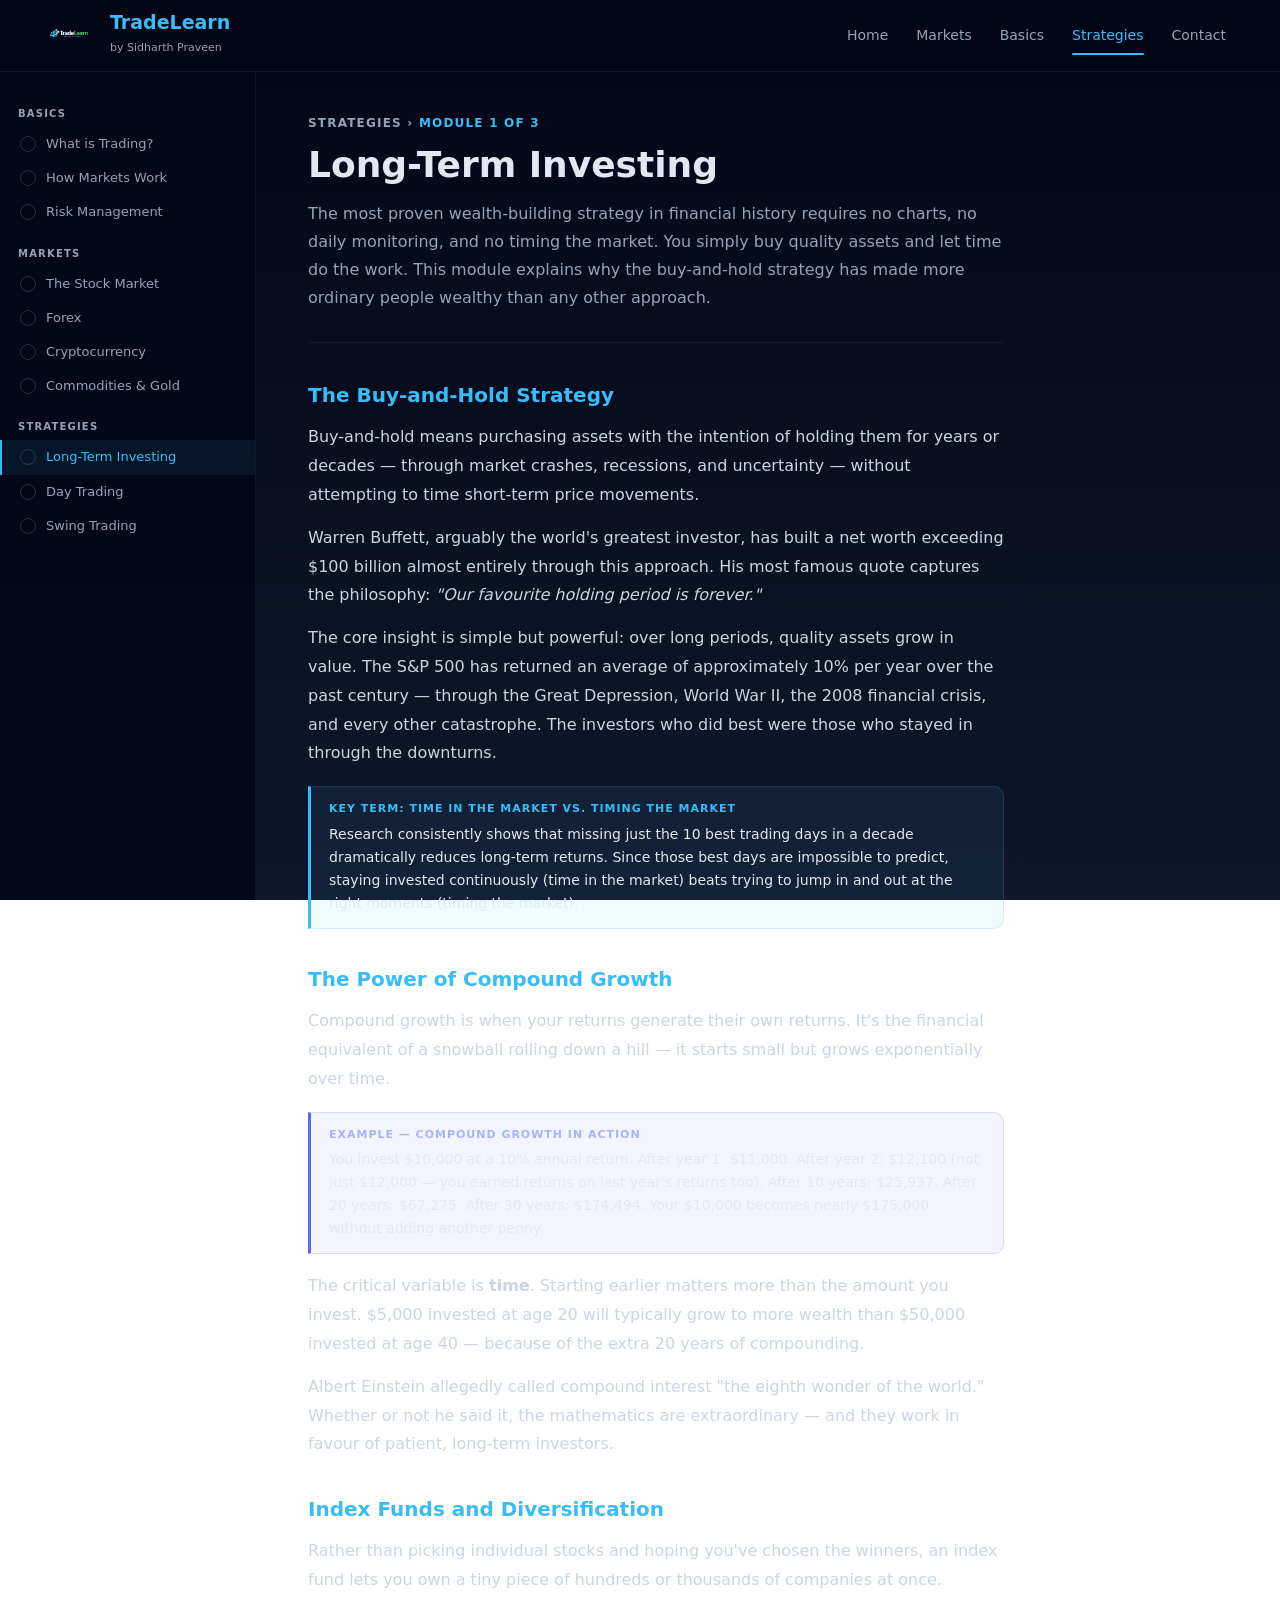
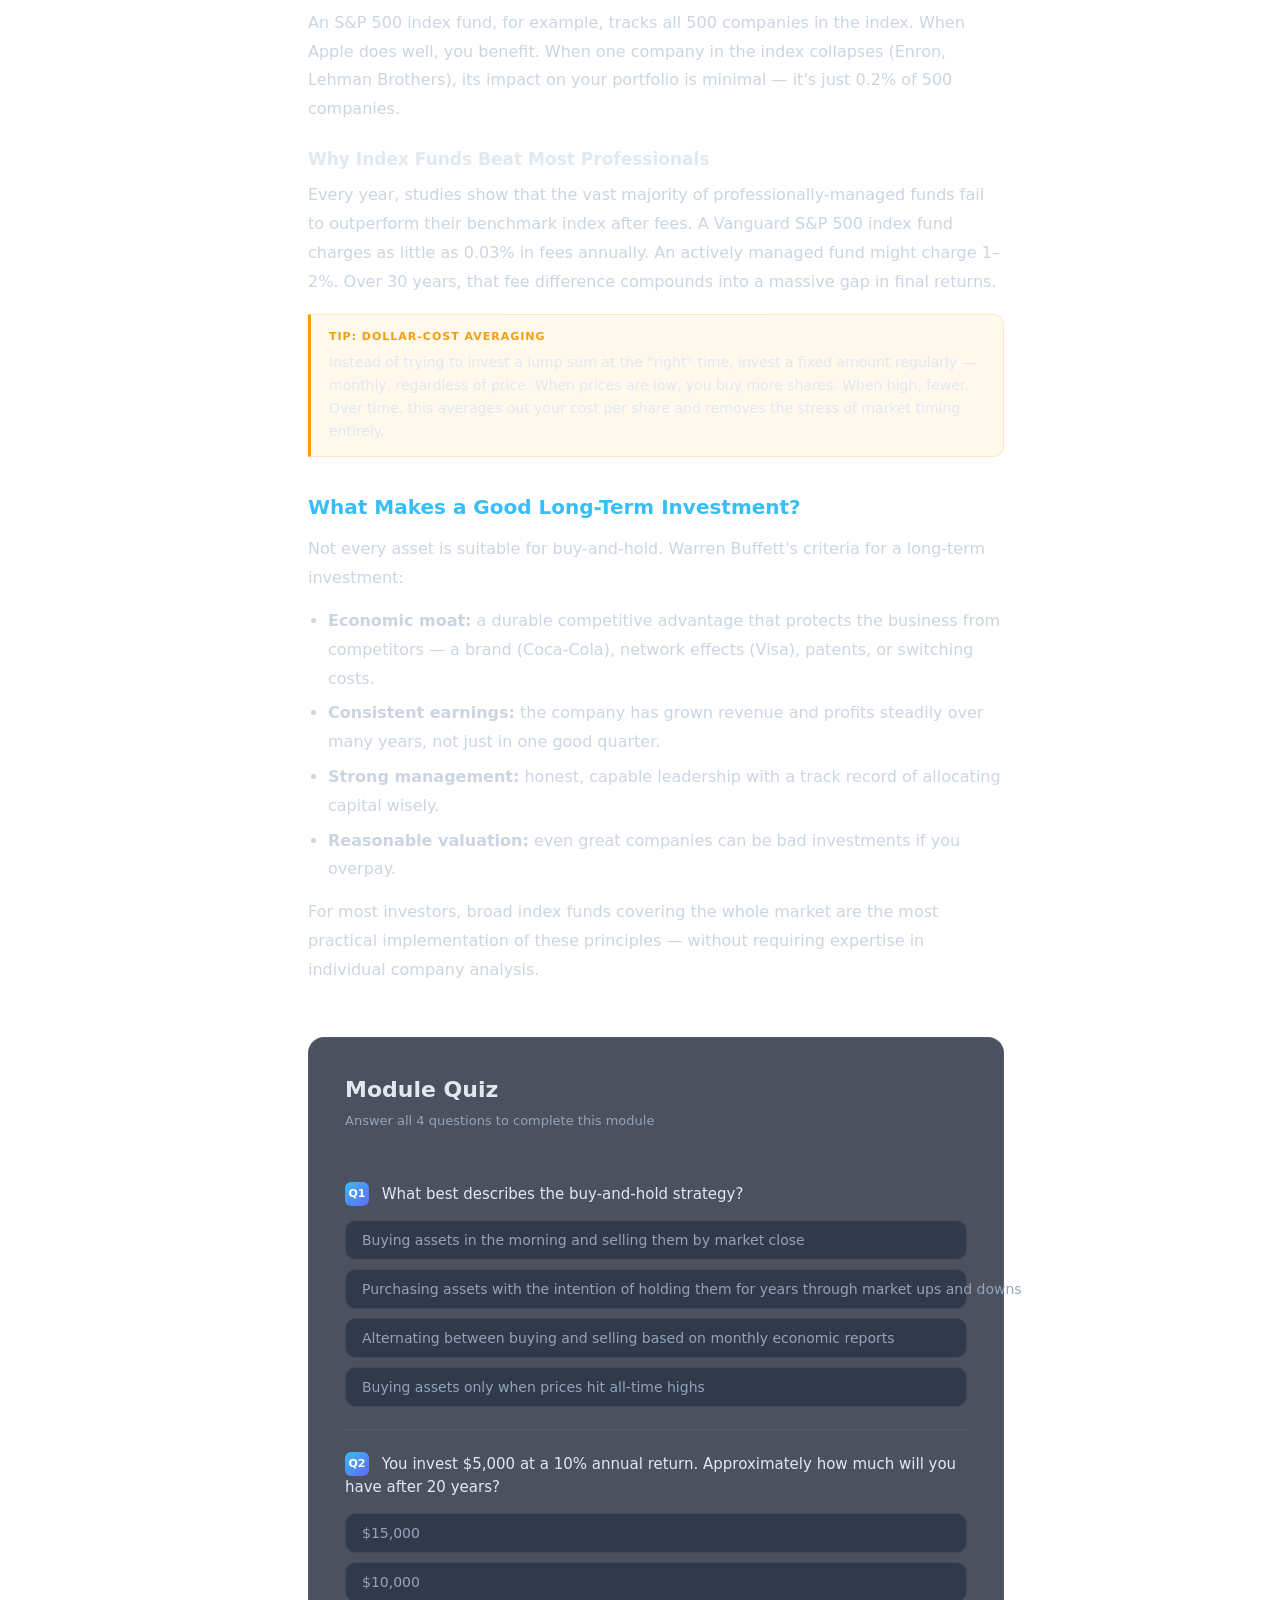
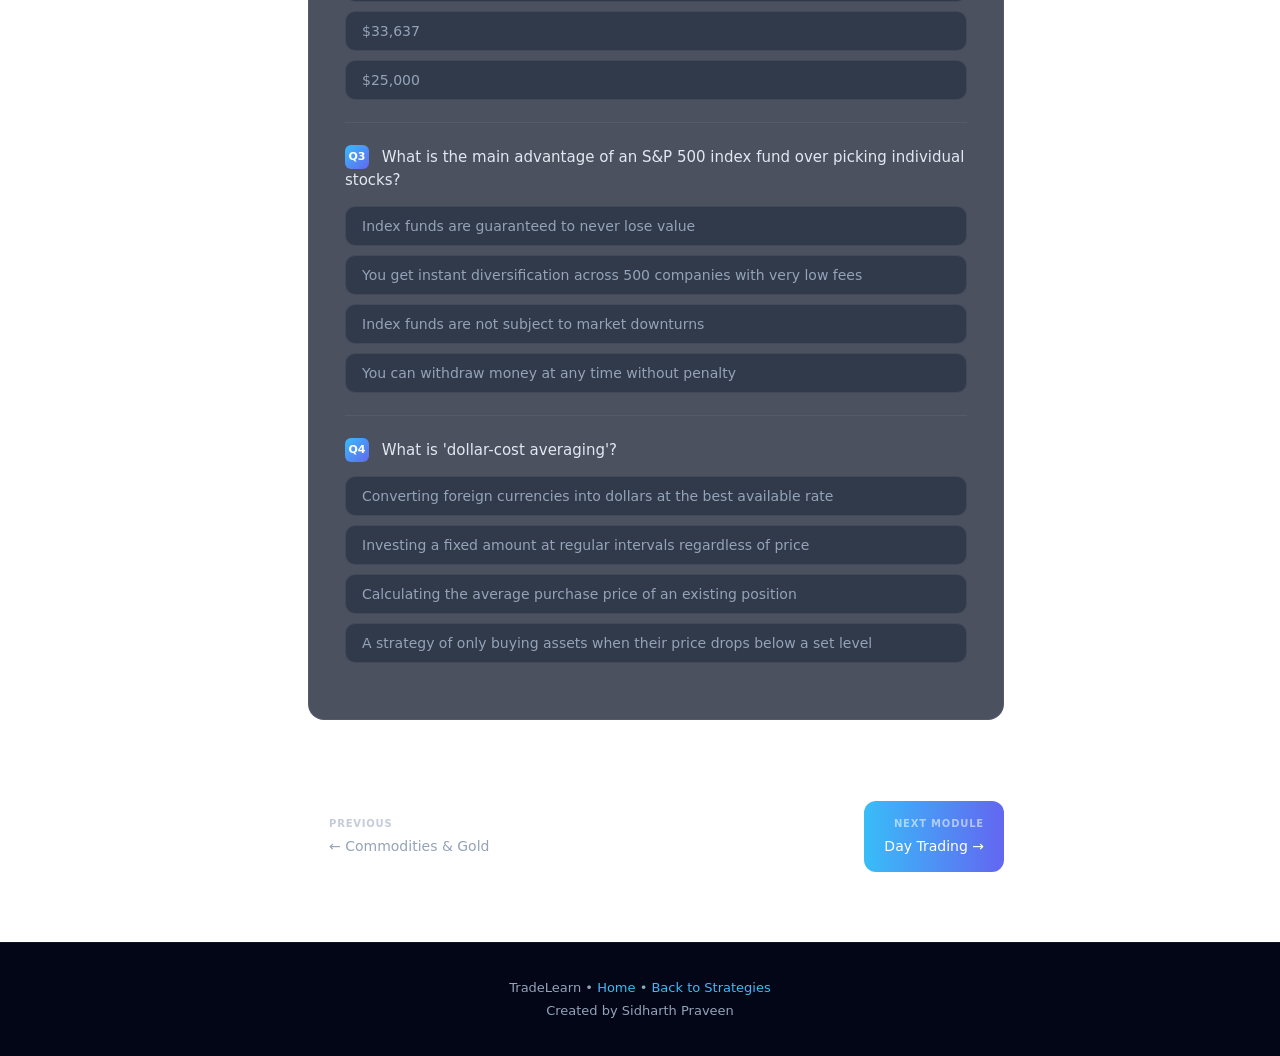
<file: modules/strategies-1.html>
<!DOCTYPE html>
<html lang="en">
<head>
  <!-- Google tag (gtag.js) -->
  <script async src="https://www.googletagmanager.com/gtag/js?id=G-E32NQWVJEC"></script>
  <script>
    window.dataLayer = window.dataLayer || [];
    function gtag(){dataLayer.push(arguments);}
    gtag('js', new Date());
    gtag('config', 'G-E32NQWVJEC');
  </script>

  <meta charset="UTF-8">
  <meta name="viewport" content="width=device-width, initial-scale=1.0">
  <meta name="description" content="Learn the buy-and-hold strategy, how compound growth works, and why index funds are the most effective long-term investment vehicle.">
  <meta property="og:title" content="Long-Term Investing — TradeLearn">
  <meta property="og:description" content="Module 1 of 3 in Trading Strategies. Compound growth, index funds, and the buy-and-hold approach explained.">
  <meta property="og:type" content="website">

  <title>Long-Term Investing — TradeLearn</title>
  <link rel="icon" href="../logo.png">
  <link rel="stylesheet" href="../style.css">
</head>
<body data-active-nav="strategies.html">

<nav class="nav">
  <a href="../index.html" class="logo">
    <img src="../logo.png" alt="TradeLearn logo">
    <div class="logo-text"><span>TradeLearn</span><small>by Sidharth Praveen</small></div>
  </a>
  <div class="menu">
    <a href="../index.html">Home</a>
    <a href="../markets.html">Markets</a>
    <a href="../basics.html">Basics</a>
    <a href="../strategies.html">Strategies</a>
    <a href="../contact.html">Contact</a>
  </div>
  <button class="hamburger" id="hamburger" aria-label="Menu">
    <span></span><span></span><span></span>
  </button>
</nav>
<nav class="mobile-menu" id="mobile-menu">
  <a href="../index.html">Home</a>
  <a href="../markets.html">Markets</a>
  <a href="../basics.html">Basics</a>
  <a href="../strategies.html">Strategies</a>
  <a href="../contact.html">Contact</a>
</nav>

<div class="page-layout">
  <aside id="sidebar" class="sidebar">
    <div class="sidebar-section">
      <span class="sidebar-section-label">Basics</span>
      <a class="sidebar-link" href="basics-1.html" data-module="basics-1"><span class="mod-status"></span>What is Trading?</a>
      <a class="sidebar-link" href="basics-2.html" data-module="basics-2"><span class="mod-status"></span>How Markets Work</a>
      <a class="sidebar-link" href="basics-3.html" data-module="basics-3"><span class="mod-status"></span>Risk Management</a>
    </div>
    <div class="sidebar-section">
      <span class="sidebar-section-label">Markets</span>
      <a class="sidebar-link" href="markets-1.html" data-module="markets-1"><span class="mod-status"></span>The Stock Market</a>
      <a class="sidebar-link" href="markets-2.html" data-module="markets-2"><span class="mod-status"></span>Forex</a>
      <a class="sidebar-link" href="markets-3.html" data-module="markets-3"><span class="mod-status"></span>Cryptocurrency</a>
      <a class="sidebar-link" href="markets-4.html" data-module="markets-4"><span class="mod-status"></span>Commodities &amp; Gold</a>
    </div>
    <div class="sidebar-section">
      <span class="sidebar-section-label">Strategies</span>
      <a class="sidebar-link active" href="strategies-1.html" data-module="strategies-1"><span class="mod-status"></span>Long-Term Investing</a>
      <a class="sidebar-link" href="strategies-2.html" data-module="strategies-2"><span class="mod-status"></span>Day Trading</a>
      <a class="sidebar-link" href="strategies-3.html" data-module="strategies-3"><span class="mod-status"></span>Swing Trading</a>
    </div>
  </aside>
  <div class="sidebar-overlay" id="sidebar-overlay"></div>

  <main class="module-content">
    <div class="module-meta">Strategies &rsaquo; <span class="accent">Module 1 of 3</span></div>
    <h1 class="module-title">Long-Term Investing</h1>
    <p class="module-intro">The most proven wealth-building strategy in financial history requires no charts, no daily monitoring, and no timing the market. You simply buy quality assets and let time do the work. This module explains why the buy-and-hold strategy has made more ordinary people wealthy than any other approach.</p>

    <div class="content-section">
      <h2>The Buy-and-Hold Strategy</h2>
      <p>Buy-and-hold means purchasing assets with the intention of holding them for years or decades — through market crashes, recessions, and uncertainty — without attempting to time short-term price movements.</p>
      <p>Warren Buffett, arguably the world's greatest investor, has built a net worth exceeding $100 billion almost entirely through this approach. His most famous quote captures the philosophy: <em>"Our favourite holding period is forever."</em></p>
      <p>The core insight is simple but powerful: over long periods, quality assets grow in value. The S&P 500 has returned an average of approximately 10% per year over the past century — through the Great Depression, World War II, the 2008 financial crisis, and every other catastrophe. The investors who did best were those who stayed in through the downturns.</p>

      <div class="key-term">
        <strong>Key Term: Time in the Market vs. Timing the Market</strong>
        <p>Research consistently shows that missing just the 10 best trading days in a decade dramatically reduces long-term returns. Since those best days are impossible to predict, staying invested continuously (time in the market) beats trying to jump in and out at the right moments (timing the market).</p>
      </div>
    </div>

    <div class="content-section">
      <h2>The Power of Compound Growth</h2>
      <p>Compound growth is when your returns generate their own returns. It's the financial equivalent of a snowball rolling down a hill — it starts small but grows exponentially over time.</p>

      <div class="example-box">
        <strong>Example — Compound Growth in Action</strong>
        <p>You invest $10,000 at a 10% annual return. After year 1: $11,000. After year 2: $12,100 (not just $12,000 — you earned returns on last year's returns too). After 10 years: $25,937. After 20 years: $67,275. After 30 years: $174,494. Your $10,000 becomes nearly $175,000 without adding another penny.</p>
      </div>

      <p>The critical variable is <strong>time</strong>. Starting earlier matters more than the amount you invest. $5,000 invested at age 20 will typically grow to more wealth than $50,000 invested at age 40 — because of the extra 20 years of compounding.</p>
      <p>Albert Einstein allegedly called compound interest "the eighth wonder of the world." Whether or not he said it, the mathematics are extraordinary — and they work in favour of patient, long-term investors.</p>
    </div>

    <div class="content-section">
      <h2>Index Funds and Diversification</h2>
      <p>Rather than picking individual stocks and hoping you've chosen the winners, an index fund lets you own a tiny piece of hundreds or thousands of companies at once.</p>
      <p>An S&P 500 index fund, for example, tracks all 500 companies in the index. When Apple does well, you benefit. When one company in the index collapses (Enron, Lehman Brothers), its impact on your portfolio is minimal — it's just 0.2% of 500 companies.</p>

      <h3>Why Index Funds Beat Most Professionals</h3>
      <p>Every year, studies show that the vast majority of professionally-managed funds fail to outperform their benchmark index after fees. A Vanguard S&P 500 index fund charges as little as 0.03% in fees annually. An actively managed fund might charge 1–2%. Over 30 years, that fee difference compounds into a massive gap in final returns.</p>

      <div class="tip-box">
        <strong>Tip: Dollar-Cost Averaging</strong>
        <p>Instead of trying to invest a lump sum at the "right" time, invest a fixed amount regularly — monthly, regardless of price. When prices are low, you buy more shares. When high, fewer. Over time, this averages out your cost per share and removes the stress of market timing entirely.</p>
      </div>
    </div>

    <div class="content-section">
      <h2>What Makes a Good Long-Term Investment?</h2>
      <p>Not every asset is suitable for buy-and-hold. Warren Buffett's criteria for a long-term investment:</p>
      <ul>
        <li><strong>Economic moat:</strong> a durable competitive advantage that protects the business from competitors — a brand (Coca-Cola), network effects (Visa), patents, or switching costs.</li>
        <li><strong>Consistent earnings:</strong> the company has grown revenue and profits steadily over many years, not just in one good quarter.</li>
        <li><strong>Strong management:</strong> honest, capable leadership with a track record of allocating capital wisely.</li>
        <li><strong>Reasonable valuation:</strong> even great companies can be bad investments if you overpay.</li>
      </ul>
      <p>For most investors, broad index funds covering the whole market are the most practical implementation of these principles — without requiring expertise in individual company analysis.</p>
    </div>

    <div id="quiz-container"></div>

    <nav class="module-nav">
      <a class="nav-btn nav-prev" href="markets-4.html">
        <span class="nav-btn-label">Previous</span>
        ← Commodities &amp; Gold
      </a>
      <a class="nav-btn nav-next" href="strategies-2.html">
        <span class="nav-btn-label">Next Module</span>
        Day Trading →
      </a>
    </nav>
  </main>
</div>

<button class="sidebar-toggle" id="sidebar-toggle">☰</button>

<footer>
  TradeLearn &bull; <a href="../index.html">Home</a> &bull; <a href="../strategies.html">Back to Strategies</a><br>
  Created by Sidharth Praveen
</footer>

<script src="../script.js"></script>
<script src="../js/progress.js"></script>
<script src="../js/quiz.js"></script>
<script>
const QUIZ = [
  {
    question: "What best describes the buy-and-hold strategy?",
    options: [
      "Buying assets in the morning and selling them by market close",
      "Purchasing assets with the intention of holding them for years through market ups and downs",
      "Alternating between buying and selling based on monthly economic reports",
      "Buying assets only when prices hit all-time highs"
    ],
    correct: 1,
    explanation: "Buy-and-hold means purchasing quality assets and holding them for years or decades without attempting to time short-term market movements. The core principle is that quality assets grow in value over long time periods."
  },
  {
    question: "You invest $5,000 at a 10% annual return. Approximately how much will you have after 20 years?",
    options: [
      "$15,000",
      "$10,000",
      "$33,637",
      "$25,000"
    ],
    correct: 2,
    explanation: "With compound growth at 10%/year, $5,000 grows to approximately $33,637 after 20 years. Simple interest would give only $15,000 ($5,000 + 20 × $500). The extra $18,637 is the power of compounding — returns earning their own returns."
  },
  {
    question: "What is the main advantage of an S&P 500 index fund over picking individual stocks?",
    options: [
      "Index funds are guaranteed to never lose value",
      "You get instant diversification across 500 companies with very low fees",
      "Index funds are not subject to market downturns",
      "You can withdraw money at any time without penalty"
    ],
    correct: 1,
    explanation: "An S&P 500 index fund gives you exposure to 500 companies in one investment, spreading risk across the entire market. Additionally, index funds typically have very low fees (as low as 0.03%), compared to 1–2% for actively managed funds."
  },
  {
    question: "What is 'dollar-cost averaging'?",
    options: [
      "Converting foreign currencies into dollars at the best available rate",
      "Investing a fixed amount at regular intervals regardless of price",
      "Calculating the average purchase price of an existing position",
      "A strategy of only buying assets when their price drops below a set level"
    ],
    correct: 1,
    explanation: "Dollar-cost averaging means investing a fixed sum (e.g. $200 per month) at regular intervals. You automatically buy more shares when prices are low and fewer when prices are high, averaging out your cost over time without needing to time the market."
  }
];

document.addEventListener('DOMContentLoaded', () => {
  applySidebarState();
  initQuiz(QUIZ, 'strategies-1');
});
</script>
</body>
</html>
</file>
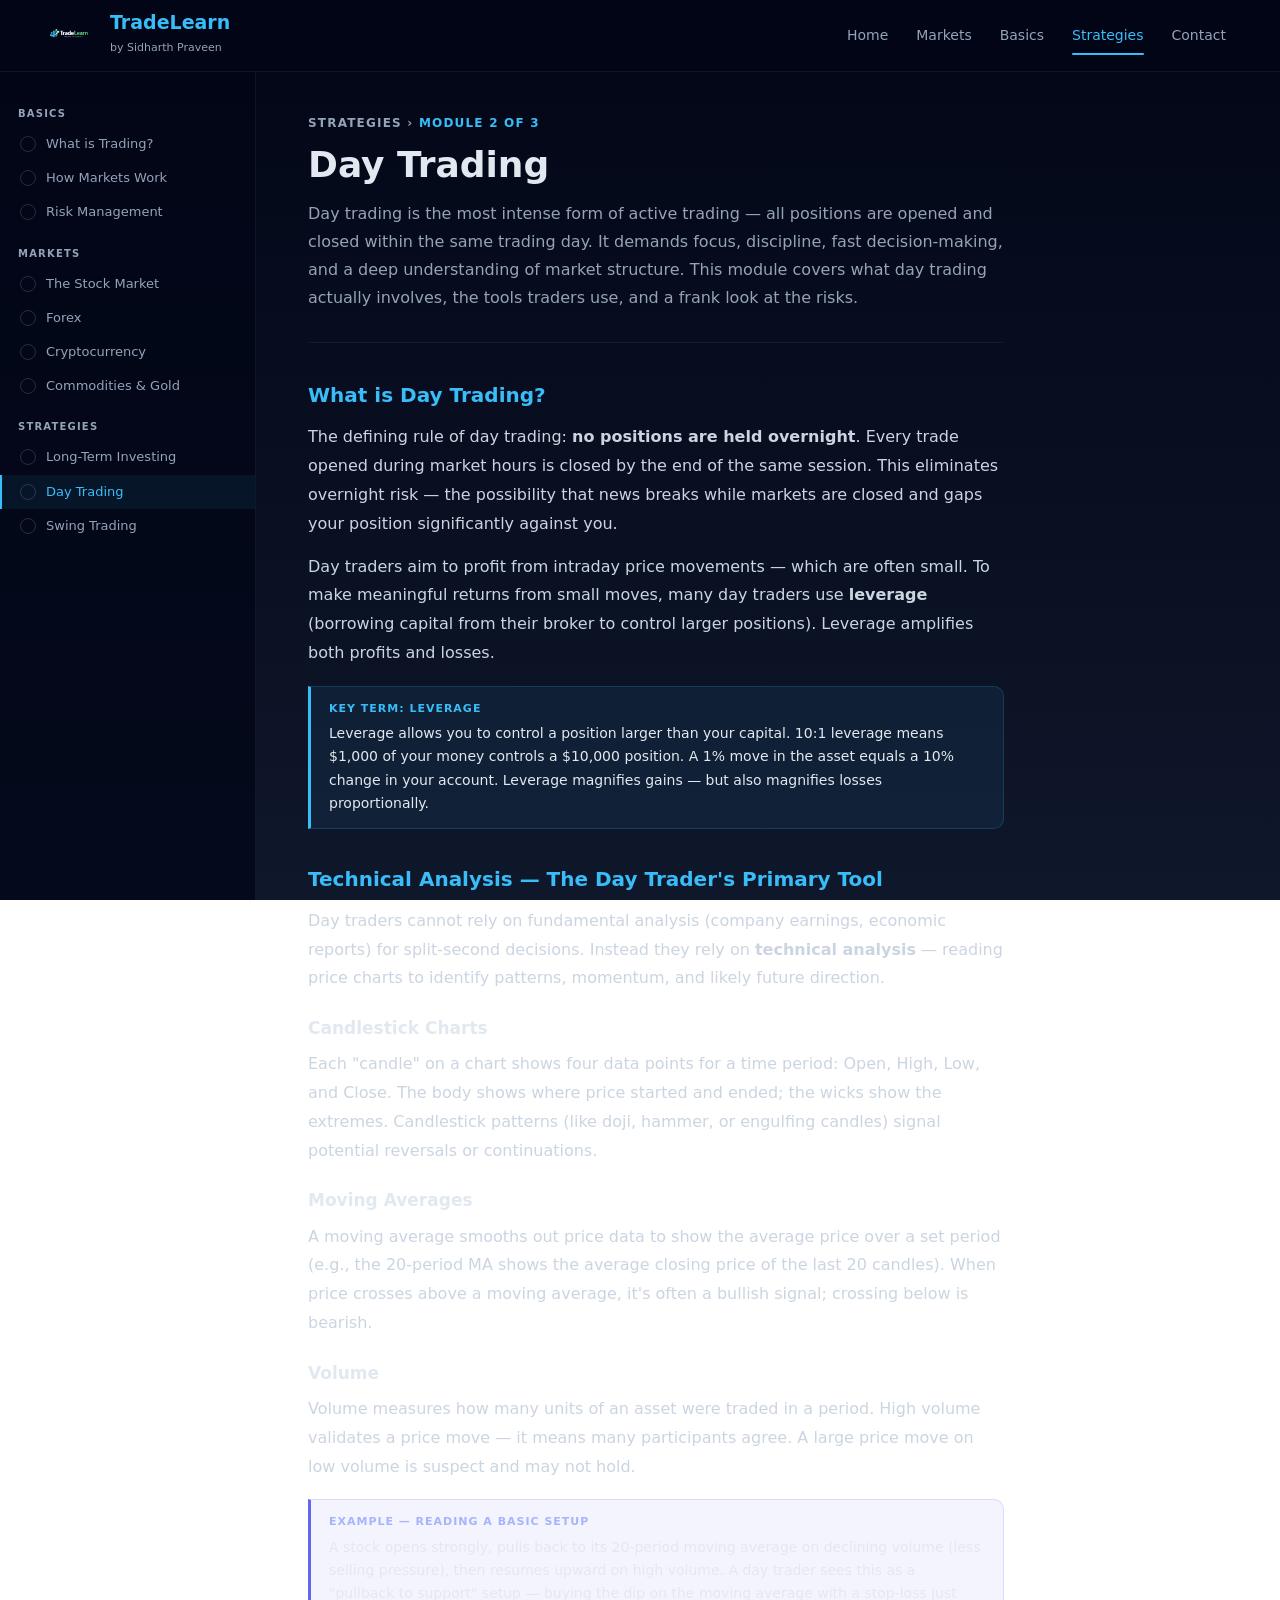
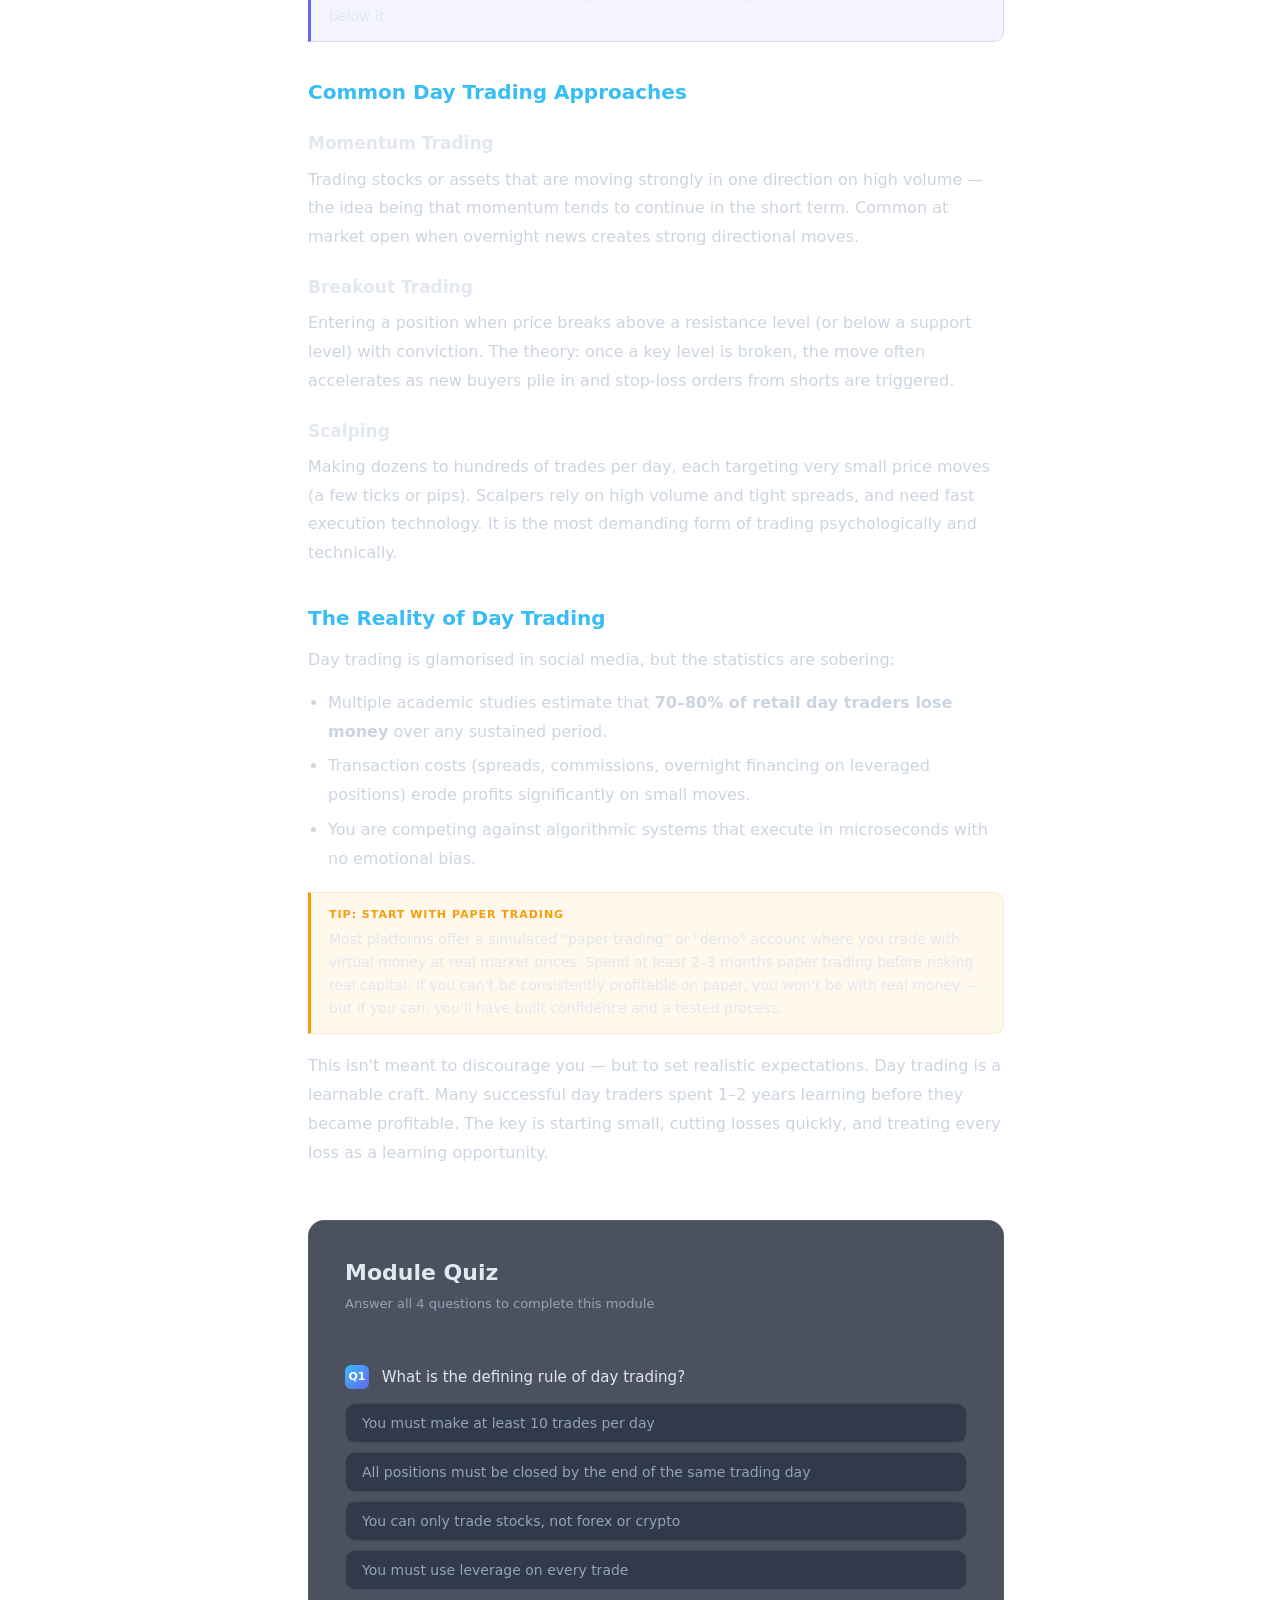
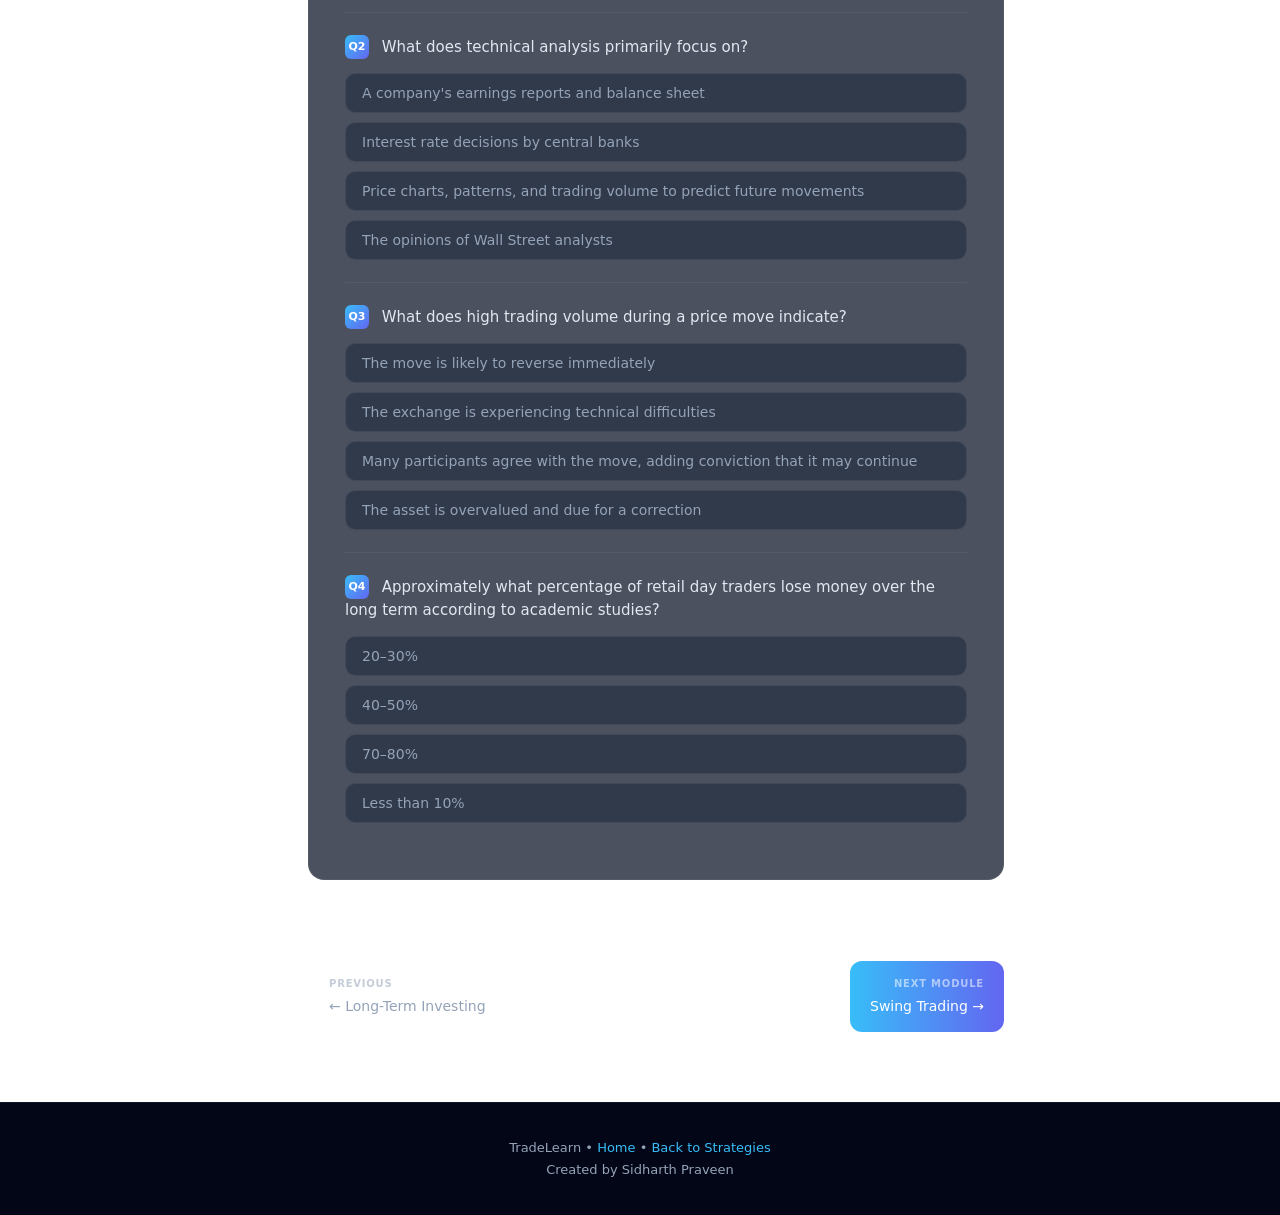
<file: modules/strategies-2.html>
<!DOCTYPE html>
<html lang="en">
<head>
  <!-- Google tag (gtag.js) -->
  <script async src="https://www.googletagmanager.com/gtag/js?id=G-E32NQWVJEC"></script>
  <script>
    window.dataLayer = window.dataLayer || [];
    function gtag(){dataLayer.push(arguments);}
    gtag('js', new Date());
    gtag('config', 'G-E32NQWVJEC');
  </script>
  <meta charset="UTF-8">
  <meta name="viewport" content="width=device-width, initial-scale=1.0">
  <meta name="description" content="Learn day trading — what it is, technical analysis basics, common setups, and the real risks involved.">
  <meta property="og:title" content="Day Trading — TradeLearn">
  <meta property="og:description" content="Module 2 of 3 in Trading Strategies. Technical analysis, intraday setups, and the realities of day trading.">
  <meta property="og:type" content="website">
  <title>Day Trading — TradeLearn</title>
  <link rel="icon" href="../logo.png">
  <link rel="stylesheet" href="../style.css">
</head>
<body data-active-nav="strategies.html">

<nav class="nav">
  <a href="../index.html" class="logo">
    <img src="../logo.png" alt="TradeLearn logo">
    <div class="logo-text"><span>TradeLearn</span><small>by Sidharth Praveen</small></div>
  </a>
  <div class="menu">
    <a href="../index.html">Home</a>
    <a href="../markets.html">Markets</a>
    <a href="../basics.html">Basics</a>
    <a href="../strategies.html">Strategies</a>
    <a href="../contact.html">Contact</a>
  </div>
  <button class="hamburger" id="hamburger" aria-label="Menu">
    <span></span><span></span><span></span>
  </button>
</nav>
<nav class="mobile-menu" id="mobile-menu">
  <a href="../index.html">Home</a>
  <a href="../markets.html">Markets</a>
  <a href="../basics.html">Basics</a>
  <a href="../strategies.html">Strategies</a>
  <a href="../contact.html">Contact</a>
</nav>

<div class="page-layout">
  <aside id="sidebar" class="sidebar">
    <div class="sidebar-section">
      <span class="sidebar-section-label">Basics</span>
      <a class="sidebar-link" href="basics-1.html" data-module="basics-1"><span class="mod-status"></span>What is Trading?</a>
      <a class="sidebar-link" href="basics-2.html" data-module="basics-2"><span class="mod-status"></span>How Markets Work</a>
      <a class="sidebar-link" href="basics-3.html" data-module="basics-3"><span class="mod-status"></span>Risk Management</a>
    </div>
    <div class="sidebar-section">
      <span class="sidebar-section-label">Markets</span>
      <a class="sidebar-link" href="markets-1.html" data-module="markets-1"><span class="mod-status"></span>The Stock Market</a>
      <a class="sidebar-link" href="markets-2.html" data-module="markets-2"><span class="mod-status"></span>Forex</a>
      <a class="sidebar-link" href="markets-3.html" data-module="markets-3"><span class="mod-status"></span>Cryptocurrency</a>
      <a class="sidebar-link" href="markets-4.html" data-module="markets-4"><span class="mod-status"></span>Commodities &amp; Gold</a>
    </div>
    <div class="sidebar-section">
      <span class="sidebar-section-label">Strategies</span>
      <a class="sidebar-link" href="strategies-1.html" data-module="strategies-1"><span class="mod-status"></span>Long-Term Investing</a>
      <a class="sidebar-link active" href="strategies-2.html" data-module="strategies-2"><span class="mod-status"></span>Day Trading</a>
      <a class="sidebar-link" href="strategies-3.html" data-module="strategies-3"><span class="mod-status"></span>Swing Trading</a>
    </div>
  </aside>
  <div class="sidebar-overlay" id="sidebar-overlay"></div>

  <main class="module-content">
    <div class="module-meta">Strategies &rsaquo; <span class="accent">Module 2 of 3</span></div>
    <h1 class="module-title">Day Trading</h1>
    <p class="module-intro">Day trading is the most intense form of active trading — all positions are opened and closed within the same trading day. It demands focus, discipline, fast decision-making, and a deep understanding of market structure. This module covers what day trading actually involves, the tools traders use, and a frank look at the risks.</p>

    <div class="content-section">
      <h2>What is Day Trading?</h2>
      <p>The defining rule of day trading: <strong>no positions are held overnight</strong>. Every trade opened during market hours is closed by the end of the same session. This eliminates overnight risk — the possibility that news breaks while markets are closed and gaps your position significantly against you.</p>
      <p>Day traders aim to profit from intraday price movements — which are often small. To make meaningful returns from small moves, many day traders use <strong>leverage</strong> (borrowing capital from their broker to control larger positions). Leverage amplifies both profits and losses.</p>

      <div class="key-term">
        <strong>Key Term: Leverage</strong>
        <p>Leverage allows you to control a position larger than your capital. 10:1 leverage means $1,000 of your money controls a $10,000 position. A 1% move in the asset equals a 10% change in your account. Leverage magnifies gains — but also magnifies losses proportionally.</p>
      </div>
    </div>

    <div class="content-section">
      <h2>Technical Analysis — The Day Trader's Primary Tool</h2>
      <p>Day traders cannot rely on fundamental analysis (company earnings, economic reports) for split-second decisions. Instead they rely on <strong>technical analysis</strong> — reading price charts to identify patterns, momentum, and likely future direction.</p>

      <h3>Candlestick Charts</h3>
      <p>Each "candle" on a chart shows four data points for a time period: Open, High, Low, and Close. The body shows where price started and ended; the wicks show the extremes. Candlestick patterns (like doji, hammer, or engulfing candles) signal potential reversals or continuations.</p>

      <h3>Moving Averages</h3>
      <p>A moving average smooths out price data to show the average price over a set period (e.g., the 20-period MA shows the average closing price of the last 20 candles). When price crosses above a moving average, it's often a bullish signal; crossing below is bearish.</p>

      <h3>Volume</h3>
      <p>Volume measures how many units of an asset were traded in a period. High volume validates a price move — it means many participants agree. A large price move on low volume is suspect and may not hold.</p>

      <div class="example-box">
        <strong>Example — Reading a Basic Setup</strong>
        <p>A stock opens strongly, pulls back to its 20-period moving average on declining volume (less selling pressure), then resumes upward on high volume. A day trader sees this as a "pullback to support" setup — buying the dip on the moving average with a stop-loss just below it.</p>
      </div>
    </div>

    <div class="content-section">
      <h2>Common Day Trading Approaches</h2>

      <h3>Momentum Trading</h3>
      <p>Trading stocks or assets that are moving strongly in one direction on high volume — the idea being that momentum tends to continue in the short term. Common at market open when overnight news creates strong directional moves.</p>

      <h3>Breakout Trading</h3>
      <p>Entering a position when price breaks above a resistance level (or below a support level) with conviction. The theory: once a key level is broken, the move often accelerates as new buyers pile in and stop-loss orders from shorts are triggered.</p>

      <h3>Scalping</h3>
      <p>Making dozens to hundreds of trades per day, each targeting very small price moves (a few ticks or pips). Scalpers rely on high volume and tight spreads, and need fast execution technology. It is the most demanding form of trading psychologically and technically.</p>
    </div>

    <div class="content-section">
      <h2>The Reality of Day Trading</h2>
      <p>Day trading is glamorised in social media, but the statistics are sobering:</p>
      <ul>
        <li>Multiple academic studies estimate that <strong>70–80% of retail day traders lose money</strong> over any sustained period.</li>
        <li>Transaction costs (spreads, commissions, overnight financing on leveraged positions) erode profits significantly on small moves.</li>
        <li>You are competing against algorithmic systems that execute in microseconds with no emotional bias.</li>
      </ul>

      <div class="tip-box">
        <strong>Tip: Start with Paper Trading</strong>
        <p>Most platforms offer a simulated "paper trading" or "demo" account where you trade with virtual money at real market prices. Spend at least 2–3 months paper trading before risking real capital. If you can't be consistently profitable on paper, you won't be with real money — but if you can, you'll have built confidence and a tested process.</p>
      </div>

      <p>This isn't meant to discourage you — but to set realistic expectations. Day trading is a learnable craft. Many successful day traders spent 1–2 years learning before they became profitable. The key is starting small, cutting losses quickly, and treating every loss as a learning opportunity.</p>
    </div>

    <div id="quiz-container"></div>

    <nav class="module-nav">
      <a class="nav-btn nav-prev" href="strategies-1.html">
        <span class="nav-btn-label">Previous</span>
        ← Long-Term Investing
      </a>
      <a class="nav-btn nav-next" href="strategies-3.html">
        <span class="nav-btn-label">Next Module</span>
        Swing Trading →
      </a>
    </nav>
  </main>
</div>

<button class="sidebar-toggle" id="sidebar-toggle">☰</button>

<footer>
  TradeLearn &bull; <a href="../index.html">Home</a> &bull; <a href="../strategies.html">Back to Strategies</a><br>
  Created by Sidharth Praveen
</footer>

<script src="../script.js"></script>
<script src="../js/progress.js"></script>
<script src="../js/quiz.js"></script>
<script>
const QUIZ = [
  {
    question: "What is the defining rule of day trading?",
    options: [
      "You must make at least 10 trades per day",
      "All positions must be closed by the end of the same trading day",
      "You can only trade stocks, not forex or crypto",
      "You must use leverage on every trade"
    ],
    correct: 1,
    explanation: "Day trading's defining rule is that no positions are held overnight — everything opened during market hours is closed before the session ends. This eliminates overnight risk but means profits must be captured within a single day."
  },
  {
    question: "What does technical analysis primarily focus on?",
    options: [
      "A company's earnings reports and balance sheet",
      "Interest rate decisions by central banks",
      "Price charts, patterns, and trading volume to predict future movements",
      "The opinions of Wall Street analysts"
    ],
    correct: 2,
    explanation: "Technical analysis studies historical price and volume data on charts to identify patterns and predict future price direction. It does not consider fundamental factors like earnings or economic data — it assumes all information is already reflected in price."
  },
  {
    question: "What does high trading volume during a price move indicate?",
    options: [
      "The move is likely to reverse immediately",
      "The exchange is experiencing technical difficulties",
      "Many participants agree with the move, adding conviction that it may continue",
      "The asset is overvalued and due for a correction"
    ],
    correct: 2,
    explanation: "High volume during a price move means many buyers (or sellers) are actively participating, validating the move. Low-volume moves are considered weak and more likely to reverse. Volume is one of the most important confirmation tools in technical analysis."
  },
  {
    question: "Approximately what percentage of retail day traders lose money over the long term according to academic studies?",
    options: [
      "20–30%",
      "40–50%",
      "70–80%",
      "Less than 10%"
    ],
    correct: 2,
    explanation: "Multiple academic studies consistently find that 70–80% of retail day traders lose money over sustained periods. This is due to transaction costs, competing against algorithms, psychological pressures, and the inherent difficulty of consistently predicting short-term market movements."
  }
];

document.addEventListener('DOMContentLoaded', () => {
  applySidebarState();
  initQuiz(QUIZ, 'strategies-2');
});
</script>
</body>
</html>
</file>
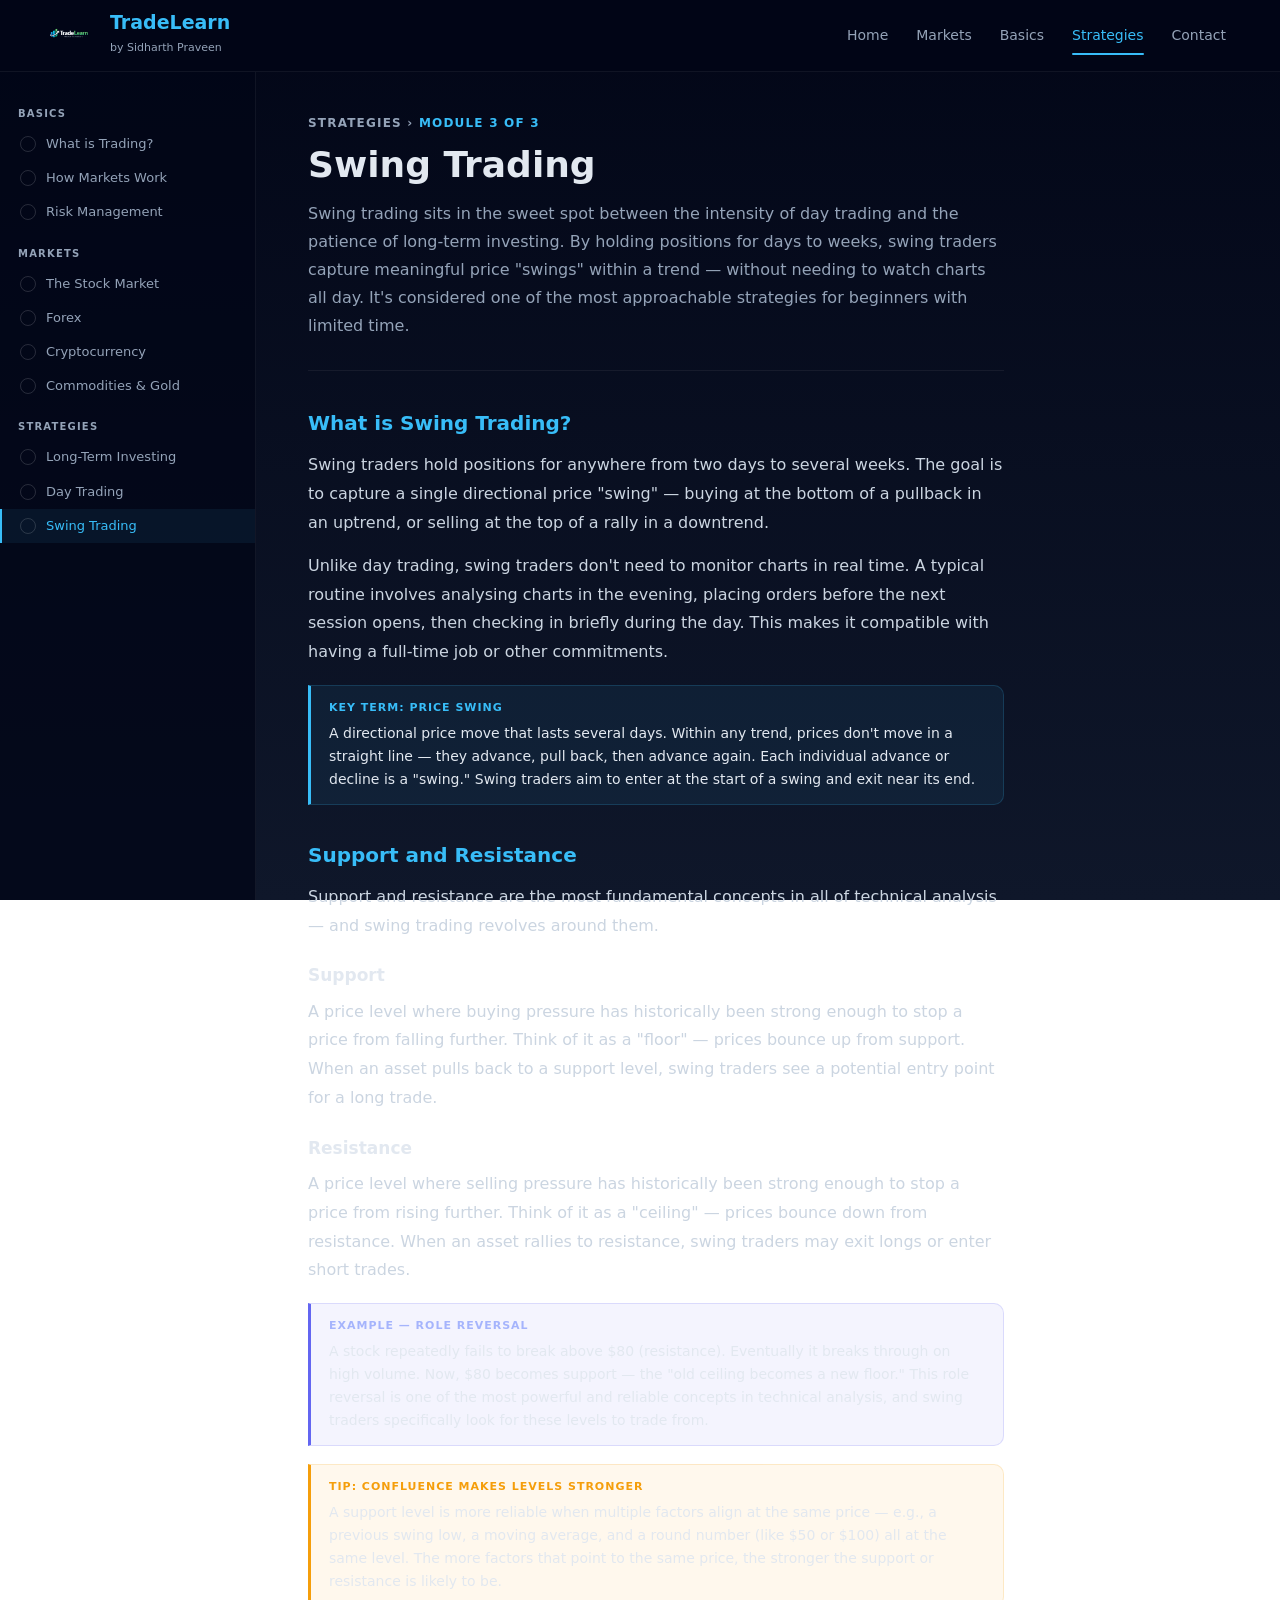
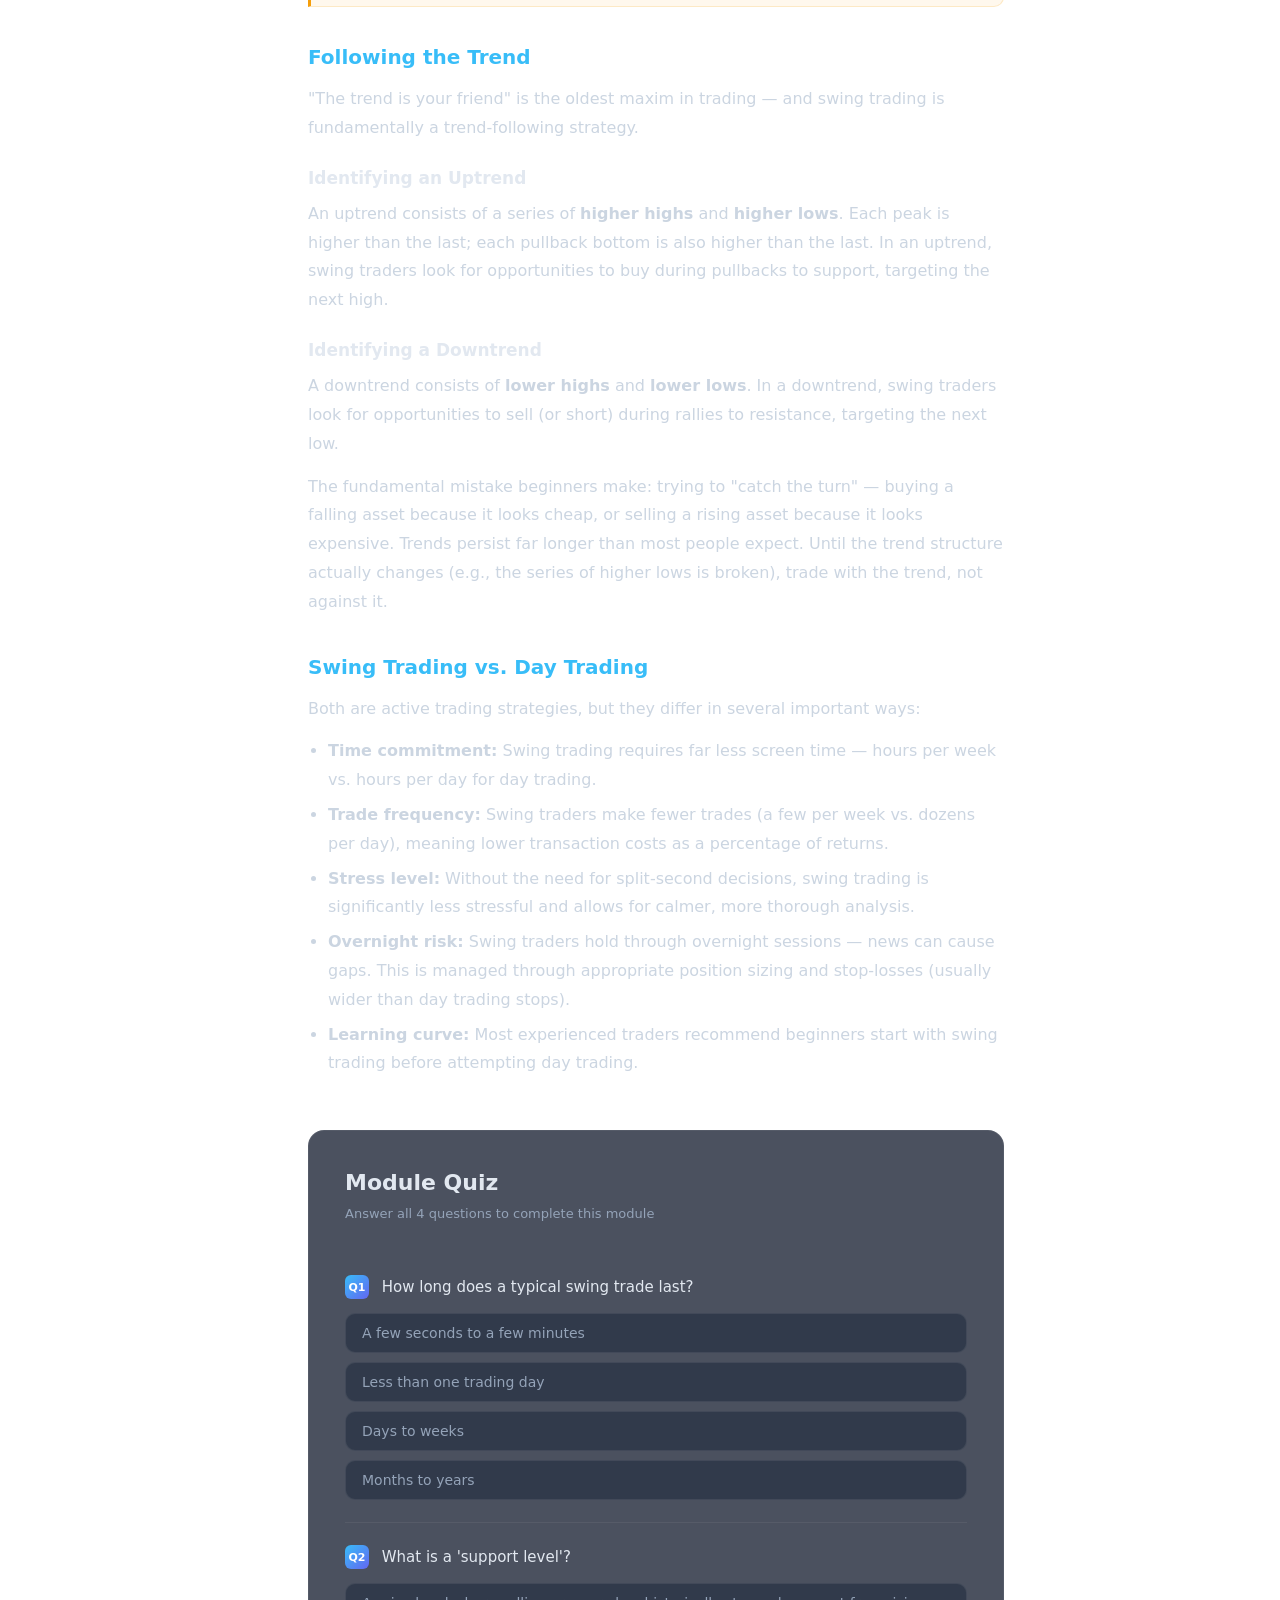
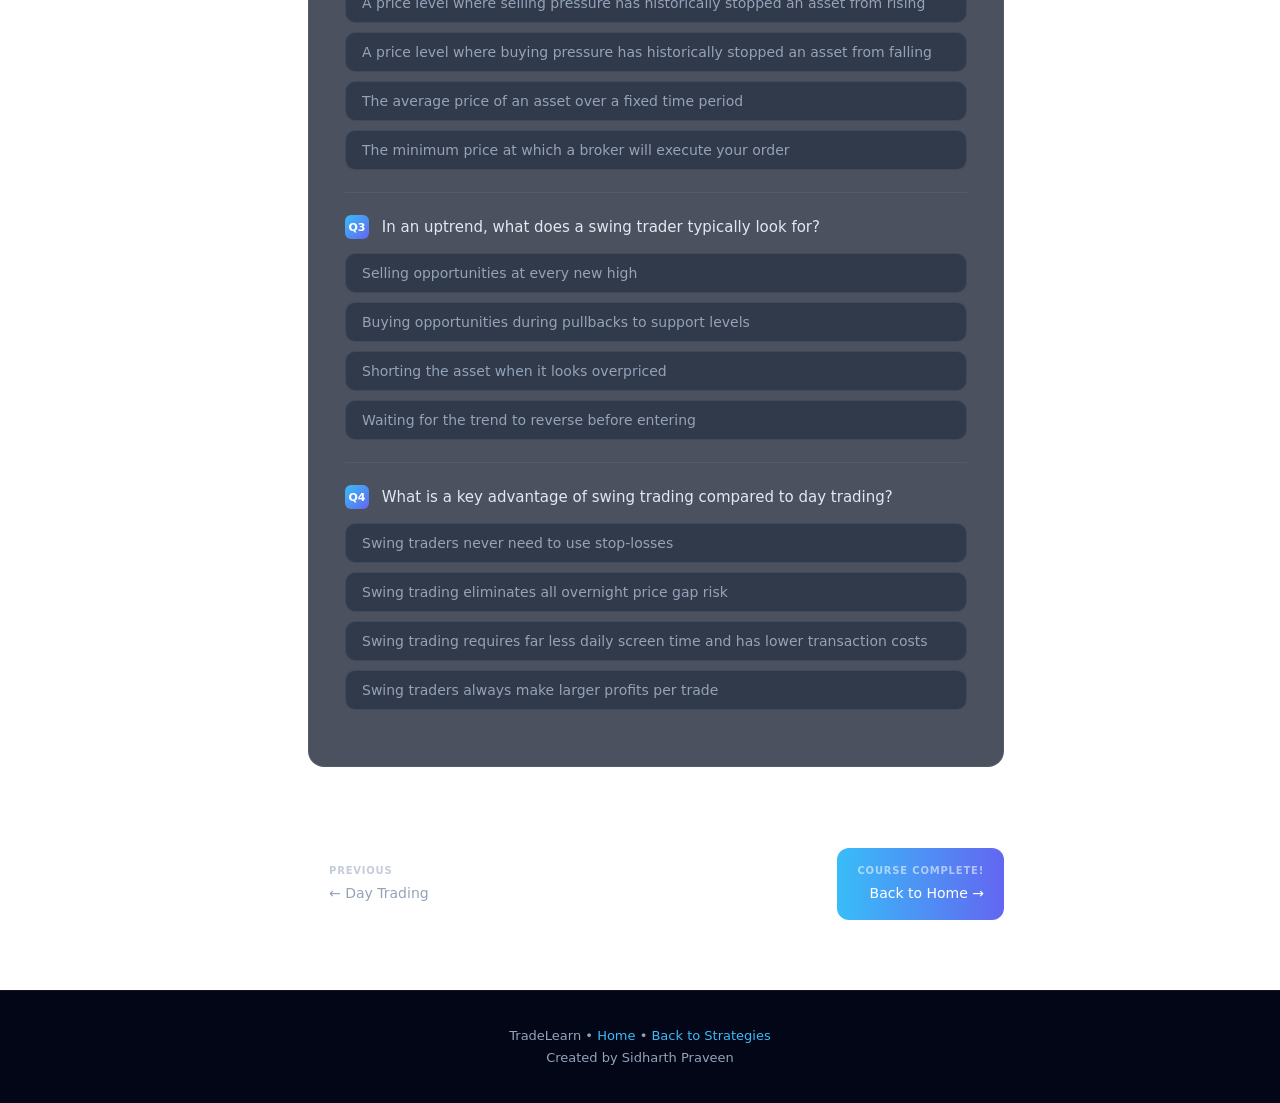
<file: modules/strategies-3.html>
<!DOCTYPE html>
<html lang="en">
<head>
  <!-- Google tag (gtag.js) -->
  <script async src="https://www.googletagmanager.com/gtag/js?id=G-E32NQWVJEC"></script>
  <script>
    window.dataLayer = window.dataLayer || [];
    function gtag(){dataLayer.push(arguments);}
    gtag('js', new Date());
    gtag('config', 'G-E32NQWVJEC');
  </script>
  <meta charset="UTF-8">
  <meta name="viewport" content="width=device-width, initial-scale=1.0">
  <meta name="description" content="Learn swing trading — support and resistance levels, trend following, and how to capture multi-day price moves.">
  <meta property="og:title" content="Swing Trading — TradeLearn">
  <meta property="og:description" content="Module 3 of 3 in Trading Strategies. Support, resistance, trend following, and the swing trading approach.">
  <meta property="og:type" content="website">
  <title>Swing Trading — TradeLearn</title>
  <link rel="icon" href="../logo.png">
  <link rel="stylesheet" href="../style.css">
</head>
<body data-active-nav="strategies.html">

<nav class="nav">
  <a href="../index.html" class="logo">
    <img src="../logo.png" alt="TradeLearn logo">
    <div class="logo-text"><span>TradeLearn</span><small>by Sidharth Praveen</small></div>
  </a>
  <div class="menu">
    <a href="../index.html">Home</a>
    <a href="../markets.html">Markets</a>
    <a href="../basics.html">Basics</a>
    <a href="../strategies.html">Strategies</a>
    <a href="../contact.html">Contact</a>
  </div>
  <button class="hamburger" id="hamburger" aria-label="Menu">
    <span></span><span></span><span></span>
  </button>
</nav>
<nav class="mobile-menu" id="mobile-menu">
  <a href="../index.html">Home</a>
  <a href="../markets.html">Markets</a>
  <a href="../basics.html">Basics</a>
  <a href="../strategies.html">Strategies</a>
  <a href="../contact.html">Contact</a>
</nav>

<div class="page-layout">
  <aside id="sidebar" class="sidebar">
    <div class="sidebar-section">
      <span class="sidebar-section-label">Basics</span>
      <a class="sidebar-link" href="basics-1.html" data-module="basics-1"><span class="mod-status"></span>What is Trading?</a>
      <a class="sidebar-link" href="basics-2.html" data-module="basics-2"><span class="mod-status"></span>How Markets Work</a>
      <a class="sidebar-link" href="basics-3.html" data-module="basics-3"><span class="mod-status"></span>Risk Management</a>
    </div>
    <div class="sidebar-section">
      <span class="sidebar-section-label">Markets</span>
      <a class="sidebar-link" href="markets-1.html" data-module="markets-1"><span class="mod-status"></span>The Stock Market</a>
      <a class="sidebar-link" href="markets-2.html" data-module="markets-2"><span class="mod-status"></span>Forex</a>
      <a class="sidebar-link" href="markets-3.html" data-module="markets-3"><span class="mod-status"></span>Cryptocurrency</a>
      <a class="sidebar-link" href="markets-4.html" data-module="markets-4"><span class="mod-status"></span>Commodities &amp; Gold</a>
    </div>
    <div class="sidebar-section">
      <span class="sidebar-section-label">Strategies</span>
      <a class="sidebar-link" href="strategies-1.html" data-module="strategies-1"><span class="mod-status"></span>Long-Term Investing</a>
      <a class="sidebar-link" href="strategies-2.html" data-module="strategies-2"><span class="mod-status"></span>Day Trading</a>
      <a class="sidebar-link active" href="strategies-3.html" data-module="strategies-3"><span class="mod-status"></span>Swing Trading</a>
    </div>
  </aside>
  <div class="sidebar-overlay" id="sidebar-overlay"></div>

  <main class="module-content">
    <div class="module-meta">Strategies &rsaquo; <span class="accent">Module 3 of 3</span></div>
    <h1 class="module-title">Swing Trading</h1>
    <p class="module-intro">Swing trading sits in the sweet spot between the intensity of day trading and the patience of long-term investing. By holding positions for days to weeks, swing traders capture meaningful price "swings" within a trend — without needing to watch charts all day. It's considered one of the most approachable strategies for beginners with limited time.</p>

    <div class="content-section">
      <h2>What is Swing Trading?</h2>
      <p>Swing traders hold positions for anywhere from two days to several weeks. The goal is to capture a single directional price "swing" — buying at the bottom of a pullback in an uptrend, or selling at the top of a rally in a downtrend.</p>
      <p>Unlike day trading, swing traders don't need to monitor charts in real time. A typical routine involves analysing charts in the evening, placing orders before the next session opens, then checking in briefly during the day. This makes it compatible with having a full-time job or other commitments.</p>

      <div class="key-term">
        <strong>Key Term: Price Swing</strong>
        <p>A directional price move that lasts several days. Within any trend, prices don't move in a straight line — they advance, pull back, then advance again. Each individual advance or decline is a "swing." Swing traders aim to enter at the start of a swing and exit near its end.</p>
      </div>
    </div>

    <div class="content-section">
      <h2>Support and Resistance</h2>
      <p>Support and resistance are the most fundamental concepts in all of technical analysis — and swing trading revolves around them.</p>

      <h3>Support</h3>
      <p>A price level where buying pressure has historically been strong enough to stop a price from falling further. Think of it as a "floor" — prices bounce up from support. When an asset pulls back to a support level, swing traders see a potential entry point for a long trade.</p>

      <h3>Resistance</h3>
      <p>A price level where selling pressure has historically been strong enough to stop a price from rising further. Think of it as a "ceiling" — prices bounce down from resistance. When an asset rallies to resistance, swing traders may exit longs or enter short trades.</p>

      <div class="example-box">
        <strong>Example — Role Reversal</strong>
        <p>A stock repeatedly fails to break above $80 (resistance). Eventually it breaks through on high volume. Now, $80 becomes support — the "old ceiling becomes a new floor." This role reversal is one of the most powerful and reliable concepts in technical analysis, and swing traders specifically look for these levels to trade from.</p>
      </div>

      <div class="tip-box">
        <strong>Tip: Confluence Makes Levels Stronger</strong>
        <p>A support level is more reliable when multiple factors align at the same price — e.g., a previous swing low, a moving average, and a round number (like $50 or $100) all at the same level. The more factors that point to the same price, the stronger the support or resistance is likely to be.</p>
      </div>
    </div>

    <div class="content-section">
      <h2>Following the Trend</h2>
      <p>"The trend is your friend" is the oldest maxim in trading — and swing trading is fundamentally a trend-following strategy.</p>

      <h3>Identifying an Uptrend</h3>
      <p>An uptrend consists of a series of <strong>higher highs</strong> and <strong>higher lows</strong>. Each peak is higher than the last; each pullback bottom is also higher than the last. In an uptrend, swing traders look for opportunities to buy during pullbacks to support, targeting the next high.</p>

      <h3>Identifying a Downtrend</h3>
      <p>A downtrend consists of <strong>lower highs</strong> and <strong>lower lows</strong>. In a downtrend, swing traders look for opportunities to sell (or short) during rallies to resistance, targeting the next low.</p>

      <p>The fundamental mistake beginners make: trying to "catch the turn" — buying a falling asset because it looks cheap, or selling a rising asset because it looks expensive. Trends persist far longer than most people expect. Until the trend structure actually changes (e.g., the series of higher lows is broken), trade with the trend, not against it.</p>
    </div>

    <div class="content-section">
      <h2>Swing Trading vs. Day Trading</h2>
      <p>Both are active trading strategies, but they differ in several important ways:</p>
      <ul>
        <li><strong>Time commitment:</strong> Swing trading requires far less screen time — hours per week vs. hours per day for day trading.</li>
        <li><strong>Trade frequency:</strong> Swing traders make fewer trades (a few per week vs. dozens per day), meaning lower transaction costs as a percentage of returns.</li>
        <li><strong>Stress level:</strong> Without the need for split-second decisions, swing trading is significantly less stressful and allows for calmer, more thorough analysis.</li>
        <li><strong>Overnight risk:</strong> Swing traders hold through overnight sessions — news can cause gaps. This is managed through appropriate position sizing and stop-losses (usually wider than day trading stops).</li>
        <li><strong>Learning curve:</strong> Most experienced traders recommend beginners start with swing trading before attempting day trading.</li>
      </ul>
    </div>

    <div id="quiz-container"></div>

    <nav class="module-nav">
      <a class="nav-btn nav-prev" href="strategies-2.html">
        <span class="nav-btn-label">Previous</span>
        ← Day Trading
      </a>
      <a class="nav-btn nav-next" href="../index.html">
        <span class="nav-btn-label">Course Complete!</span>
        Back to Home →
      </a>
    </nav>
  </main>
</div>

<button class="sidebar-toggle" id="sidebar-toggle">☰</button>

<footer>
  TradeLearn &bull; <a href="../index.html">Home</a> &bull; <a href="../strategies.html">Back to Strategies</a><br>
  Created by Sidharth Praveen
</footer>

<script src="../script.js"></script>
<script src="../js/progress.js"></script>
<script src="../js/quiz.js"></script>
<script>
const QUIZ = [
  {
    question: "How long does a typical swing trade last?",
    options: [
      "A few seconds to a few minutes",
      "Less than one trading day",
      "Days to weeks",
      "Months to years"
    ],
    correct: 2,
    explanation: "Swing traders hold positions for days to weeks, aiming to capture a single directional price swing within a trend. This distinguishes swing trading from day trading (intraday) and long-term investing (months to years)."
  },
  {
    question: "What is a 'support level'?",
    options: [
      "A price level where selling pressure has historically stopped an asset from rising",
      "A price level where buying pressure has historically stopped an asset from falling",
      "The average price of an asset over a fixed time period",
      "The minimum price at which a broker will execute your order"
    ],
    correct: 1,
    explanation: "Support is a price level where buying pressure historically overcomes selling pressure, acting as a 'floor' that prevents the price from falling further. Swing traders often look to buy at support levels in an uptrend."
  },
  {
    question: "In an uptrend, what does a swing trader typically look for?",
    options: [
      "Selling opportunities at every new high",
      "Buying opportunities during pullbacks to support levels",
      "Shorting the asset when it looks overpriced",
      "Waiting for the trend to reverse before entering"
    ],
    correct: 1,
    explanation: "In an uptrend (higher highs and higher lows), a swing trader looks to buy during pullbacks — when price dips to a support level within the trend — then ride the next leg up. Trading with the trend, not against it, is the core principle."
  },
  {
    question: "What is a key advantage of swing trading compared to day trading?",
    options: [
      "Swing traders never need to use stop-losses",
      "Swing trading eliminates all overnight price gap risk",
      "Swing trading requires far less daily screen time and has lower transaction costs",
      "Swing traders always make larger profits per trade"
    ],
    correct: 2,
    explanation: "Swing trading requires only a few hours per week (vs. hours per day for day trading), and fewer trades means lower cumulative transaction costs. This makes it far more manageable for people with jobs or other commitments."
  }
];

document.addEventListener('DOMContentLoaded', () => {
  applySidebarState();
  initQuiz(QUIZ, 'strategies-3');
});
</script>
</body>
</html>
</file>
<file: style.css>
/* ============================================================
   TRADELEARN — DESIGN SYSTEM
   Premium dark fintech aesthetic
   ============================================================ */

/* === VARIABLES === */
:root {
  --bg-deep:       #020617;
  --bg-dark:       #0f172a;
  --bg-card:       rgba(30, 41, 59, 0.6);
  --bg-card-solid: #1e293b;
  --border:        rgba(255, 255, 255, 0.06);
  --border-accent: rgba(56, 189, 248, 0.4);
  --text-primary:  #e2e8f0;
  --text-muted:    #94a3b8;
  --accent:        #38bdf8;
  --accent-2:      #6366f1;
  --success:       #22c55e;
  --danger:        #ef4444;
  --warning:       #f59e0b;
  --nav-h:         72px;
}

/* === RESET === */
*, *::before, *::after { box-sizing: border-box; }

/* === BASE === */
body {
  margin: 0;
  font-family: 'Segoe UI', system-ui, -apple-system, sans-serif;
  background: linear-gradient(180deg, #020617, #0f172a);
  background-attachment: fixed;
  color: var(--text-primary);
  line-height: 1.6;
}

/* ============================================================
   NAVBAR
   ============================================================ */
.nav {
  display: flex;
  justify-content: space-between;
  align-items: center;
  padding: 0 40px;
  height: var(--nav-h);
  background: rgba(2, 6, 23, 0.95);
  position: sticky;
  top: 0;
  z-index: 1000;
  border-bottom: 1px solid var(--border);
  backdrop-filter: blur(12px);
}

.logo {
  display: flex;
  align-items: center;
  gap: 10px;
  text-decoration: none;
  flex-shrink: 0;
}

.logo img {
  height: 40px;
  width: auto;
}

.logo-text span {
  display: block;
  font-size: 19px;
  font-weight: 700;
  color: var(--accent);
  line-height: 1.1;
}

.logo-text small {
  color: var(--text-muted);
  font-size: 11px;
}

.menu {
  display: flex;
  align-items: center;
}

.menu a {
  padding: 6px 14px;
  text-decoration: none;
  color: var(--text-muted);
  font-size: 14px;
  font-weight: 500;
  transition: color 0.25s;
  position: relative;
}

.menu a::after {
  content: '';
  position: absolute;
  bottom: -2px;
  left: 14px;
  right: 14px;
  height: 2px;
  background: var(--accent);
  transform: scaleX(0);
  transition: transform 0.25s;
  border-radius: 2px;
}

.menu a:hover,
.menu a.active { color: var(--accent); }

.menu a:hover::after,
.menu a.active::after { transform: scaleX(1); }

/* Hamburger */
.hamburger {
  display: none;
  flex-direction: column;
  justify-content: center;
  gap: 5px;
  cursor: pointer;
  padding: 6px;
  background: none;
  border: none;
  box-shadow: none;
  transform: none;
}

.hamburger:hover { transform: none; box-shadow: none; }
.hamburger:active { transform: none; }

.hamburger span {
  display: block;
  width: 22px;
  height: 2px;
  background: var(--text-primary);
  border-radius: 2px;
  transition: transform 0.3s, opacity 0.3s;
}

.hamburger.open span:nth-child(1) { transform: translateY(7px) rotate(45deg); }
.hamburger.open span:nth-child(2) { opacity: 0; }
.hamburger.open span:nth-child(3) { transform: translateY(-7px) rotate(-45deg); }

/* Mobile dropdown — fixed so it always sits below the sticky nav */
.mobile-menu {
  display: none;
  position: fixed;
  top: var(--nav-h);
  left: 0;
  right: 0;
  background: rgba(2, 6, 23, 0.98);
  border-bottom: 1px solid var(--border);
  z-index: 999;
}

.mobile-menu.open { display: block; }

.mobile-menu a {
  display: block;
  padding: 13px 24px;
  color: var(--text-muted);
  text-decoration: none;
  font-size: 15px;
  border-bottom: 1px solid var(--border);
  transition: color 0.2s, background 0.2s;
}

.mobile-menu a:hover,
.mobile-menu a.active {
  color: var(--accent);
  background: rgba(56, 189, 248, 0.05);
}

/* ============================================================
   HERO
   ============================================================ */
header {
  padding: 120px 20px 100px;
  text-align: center;
  background: radial-gradient(ellipse at top, #1e3a8a 0%, #020617 65%);
}

.hero h1 {
  font-size: clamp(30px, 5vw, 52px);
  font-weight: 700;
  margin: 0 0 18px;
  line-height: 1.15;
}

.hero p {
  color: var(--text-muted);
  font-size: 18px;
  max-width: 580px;
  margin: 0 auto 32px;
}

.hero-btns {
  display: flex;
  gap: 12px;
  justify-content: center;
  flex-wrap: wrap;
}

/* Page header (non-hero inner pages) */
.page-header {
  padding: 56px 20px 48px;
  text-align: center;
  background: radial-gradient(ellipse at top, #1e3a8a 0%, #020617 60%);
  border-bottom: 1px solid var(--border);
}

.page-header h1 {
  font-size: clamp(26px, 4vw, 40px);
  margin: 0 0 10px;
}

.page-header p {
  color: var(--text-muted);
  font-size: 16px;
  margin: 0;
  max-width: 560px;
  margin-left: auto;
  margin-right: auto;
}

/* ============================================================
   BUTTONS
   ============================================================ */
button, .btn {
  display: inline-block;
  background: linear-gradient(90deg, var(--accent), var(--accent-2));
  border: none;
  padding: 12px 24px;
  border-radius: 8px;
  color: #fff;
  font-size: 15px;
  font-weight: 500;
  font-family: inherit;
  cursor: pointer;
  transition: transform 0.2s, box-shadow 0.2s;
  text-decoration: none;
  white-space: nowrap;
}

button:hover, .btn:hover {
  transform: translateY(-2px);
  box-shadow: 0 8px 22px rgba(56, 189, 248, 0.35);
}

button:active, .btn:active { transform: scale(0.97); }

.btn-outline {
  background: transparent;
  border: 1.5px solid var(--accent);
  color: var(--accent);
}

.btn-outline:hover {
  background: rgba(56, 189, 248, 0.08);
  box-shadow: 0 4px 15px rgba(56, 189, 248, 0.2);
}

.btn-ghost {
  background: rgba(255, 255, 255, 0.05);
  border: 1px solid var(--border);
  color: var(--text-muted);
}

.btn-ghost:hover {
  background: rgba(255, 255, 255, 0.1);
  color: var(--text-primary);
  box-shadow: none;
}

.btn-success {
  background: linear-gradient(90deg, var(--success), #16a34a);
}

.btn-success:hover {
  box-shadow: 0 6px 20px rgba(34, 197, 94, 0.35);
}

.btn-sm {
  padding: 8px 16px;
  font-size: 13px;
}

/* ============================================================
   LAYOUT CONTAINER
   ============================================================ */
.container {
  max-width: 1100px;
  margin: 0 auto;
  padding: 60px 20px;
}

.section-title {
  font-size: 26px;
  font-weight: 700;
  margin: 0 0 8px;
}

.section-sub {
  color: var(--text-muted);
  font-size: 15px;
  margin: 0 0 28px;
}

/* ============================================================
   CARDS (homepage teasers)
   ============================================================ */
.cards {
  display: grid;
  grid-template-columns: repeat(auto-fit, minmax(250px, 1fr));
  gap: 20px;
}

.card {
  background: var(--bg-card);
  padding: 24px;
  border-radius: 14px;
  border: 1px solid var(--border);
  transition: transform 0.3s, border-color 0.3s, box-shadow 0.3s;
  position: relative;
}

.card:hover {
  transform: translateY(-6px);
  border-color: var(--border-accent);
  box-shadow: 0 10px 30px rgba(0, 0, 0, 0.4);
}

.card h3 { font-size: 17px; margin: 0 0 10px; }
.card p  { color: var(--text-muted); font-size: 14px; margin: 0; }

.card-icon {
  font-size: 28px;
  margin-bottom: 14px;
  display: block;
}

/* ============================================================
   MODULE CARDS (section overview pages)
   ============================================================ */
.module-list {
  display: flex;
  flex-direction: column;
  gap: 14px;
}

.module-card {
  display: flex;
  align-items: flex-start;
  gap: 16px;
  padding: 20px 22px;
  background: var(--bg-card);
  border: 1px solid var(--border);
  border-radius: 14px;
  text-decoration: none;
  color: inherit;
  transition: transform 0.2s, border-color 0.2s, box-shadow 0.2s;
  position: relative;
}

.module-card:hover {
  transform: translateX(5px);
  border-color: var(--border-accent);
  box-shadow: 0 6px 24px rgba(0, 0, 0, 0.35);
}

.module-card.completed {
  border-color: rgba(34, 197, 94, 0.3);
  background: rgba(34, 197, 94, 0.04);
}

.module-num {
  width: 38px;
  height: 38px;
  border-radius: 10px;
  background: linear-gradient(135deg, var(--accent), var(--accent-2));
  display: flex;
  align-items: center;
  justify-content: center;
  font-weight: 700;
  font-size: 14px;
  color: #fff;
  flex-shrink: 0;
}

.module-card.completed .module-num {
  background: linear-gradient(135deg, var(--success), #16a34a);
}

.module-card-body { flex: 1; min-width: 0; }

.module-card-title {
  font-size: 16px;
  font-weight: 600;
  margin: 0 0 5px;
}

.module-card-desc {
  color: var(--text-muted);
  font-size: 13px;
  margin: 0;
  line-height: 1.5;
}

.module-check {
  width: 22px;
  height: 22px;
  border-radius: 50%;
  background: var(--success);
  display: flex;
  align-items: center;
  justify-content: center;
  font-size: 11px;
  font-weight: 700;
  color: #fff;
  flex-shrink: 0;
  opacity: 0;
  transition: opacity 0.3s;
}

.module-card.completed .module-check { opacity: 1; }

/* ============================================================
   PROGRESS BARS
   ============================================================ */
.progress-wrap { margin: 8px 0 4px; }

.progress-label {
  display: flex;
  justify-content: space-between;
  font-size: 12px;
  color: var(--text-muted);
  margin-bottom: 6px;
}

.progress-bar {
  height: 7px;
  background: rgba(255, 255, 255, 0.07);
  border-radius: 99px;
  overflow: hidden;
}

.progress-fill {
  height: 100%;
  background: linear-gradient(90deg, var(--accent), var(--accent-2));
  border-radius: 99px;
  width: 0%;
  transition: width 0.9s ease;
}

/* ============================================================
   HOMEPAGE DASHBOARD
   ============================================================ */
.dashboard-section {
  background: rgba(30, 41, 59, 0.45);
  border: 1px solid var(--border);
  border-radius: 18px;
  padding: 28px 30px;
  margin-bottom: 52px;
}

.dashboard-header {
  display: flex;
  justify-content: space-between;
  align-items: center;
  flex-wrap: wrap;
  gap: 12px;
  margin-bottom: 18px;
}

.dashboard-title {
  font-size: 18px;
  font-weight: 700;
  margin: 0;
}

.dashboard-stats {
  display: grid;
  grid-template-columns: repeat(3, 1fr);
  gap: 14px;
  margin-top: 20px;
}

.stat-box {
  background: rgba(2, 6, 23, 0.5);
  border: 1px solid var(--border);
  border-radius: 12px;
  padding: 16px;
  text-align: center;
}

.stat-num {
  font-size: 26px;
  font-weight: 700;
  color: var(--accent);
  display: block;
  line-height: 1;
  margin-bottom: 4px;
}

.stat-label {
  font-size: 11px;
  color: var(--text-muted);
  text-transform: uppercase;
  letter-spacing: 0.06em;
}

/* ============================================================
   SECTION OVERVIEW (basics.html etc.)
   ============================================================ */
.section-overview {
  max-width: 760px;
  margin: 0 auto;
  padding: 52px 20px 70px;
}

.section-progress-card {
  background: var(--bg-card);
  border: 1px solid var(--border);
  border-radius: 14px;
  padding: 20px 24px;
  margin-bottom: 28px;
}

/* ============================================================
   CSS BANNERS (replaces Unsplash hotlinks)
   ============================================================ */
.section-banner {
  height: 150px;
  border-radius: 14px;
  margin-bottom: 36px;
  display: flex;
  align-items: center;
  justify-content: center;
  font-size: 52px;
  position: relative;
  overflow: hidden;
}

.banner-basics    { background: linear-gradient(135deg, #0c1e4a 0%, #1e3a8a 55%, #2563eb 100%); }
.banner-markets   { background: linear-gradient(135deg, #062436 0%, #0c4a6e 55%, #0284c7 100%); }
.banner-strategies{ background: linear-gradient(135deg, #1a0633 0%, #4c1d95 55%, #7c3aed 100%); }
.banner-stocks    { background: linear-gradient(135deg, #0a1628 0%, #1e3a8a 55%, #3b82f6 100%); }
.banner-forex     { background: linear-gradient(135deg, #042f1e 0%, #065f46 55%, #059669 100%); }
.banner-crypto    { background: linear-gradient(135deg, #3b0404 0%, #7f1d1d 55%, #b91c1c 100%); }
.banner-commodities{ background: linear-gradient(135deg, #2d1a00 0%, #78350f 55%, #b45309 100%); }

/* ============================================================
   PAGE LAYOUT — sidebar + content (module pages)
   ============================================================ */
.page-layout {
  display: grid;
  grid-template-columns: 256px 1fr;
  max-width: 1280px;
  margin: 0 auto;
  min-height: calc(100vh - var(--nav-h));
}

/* ============================================================
   SIDEBAR
   ============================================================ */
.sidebar {
  background: rgba(2, 6, 23, 0.75);
  border-right: 1px solid var(--border);
  padding: 22px 0 40px;
  position: sticky;
  top: var(--nav-h);
  height: calc(100vh - var(--nav-h));
  overflow-y: auto;
  scrollbar-width: thin;
  scrollbar-color: rgba(255,255,255,0.06) transparent;
}

.sidebar::-webkit-scrollbar { width: 4px; }
.sidebar::-webkit-scrollbar-thumb {
  background: rgba(255,255,255,0.08);
  border-radius: 4px;
}

.sidebar-section { margin-bottom: 4px; }

.sidebar-section-label {
  font-size: 10px;
  font-weight: 700;
  text-transform: uppercase;
  letter-spacing: 0.12em;
  color: var(--text-muted);
  padding: 12px 18px 5px;
  display: block;
}

.sidebar-link {
  display: flex;
  align-items: center;
  gap: 10px;
  padding: 8px 18px;
  text-decoration: none;
  color: var(--text-muted);
  font-size: 13px;
  line-height: 1.4;
  transition: color 0.2s, background 0.2s, border-color 0.2s;
  border-left: 2px solid transparent;
}

.sidebar-link:hover {
  color: var(--text-primary);
  background: rgba(255,255,255,0.03);
}

.sidebar-link.active {
  color: var(--accent);
  background: rgba(56, 189, 248, 0.07);
  border-left-color: var(--accent);
}

.mod-status {
  width: 16px;
  height: 16px;
  border-radius: 50%;
  border: 1.5px solid rgba(255,255,255,0.15);
  display: flex;
  align-items: center;
  justify-content: center;
  flex-shrink: 0;
  font-size: 9px;
  color: transparent;
  transition: all 0.3s;
}

.mod-status.done {
  background: var(--success);
  border-color: var(--success);
  color: #fff;
}

/* Sidebar FAB (mobile) */
.sidebar-toggle {
  display: none;
  position: fixed;
  bottom: 22px;
  right: 22px;
  z-index: 600;
  width: 48px;
  height: 48px;
  border-radius: 50%;
  padding: 0;
  font-size: 19px;
  align-items: center;
  justify-content: center;
  box-shadow: 0 4px 22px rgba(56, 189, 248, 0.45);
}

.sidebar-overlay {
  display: none;
  position: fixed;
  inset: 0;
  background: rgba(0,0,0,0.55);
  z-index: 590;
}

/* ============================================================
   MODULE CONTENT AREA
   ============================================================ */
.module-content {
  padding: 42px 52px 70px;
  max-width: 800px;
}

.module-meta {
  font-size: 12px;
  font-weight: 600;
  text-transform: uppercase;
  letter-spacing: 0.1em;
  color: var(--text-muted);
  margin-bottom: 10px;
}

.module-meta .accent { color: var(--accent); }

.module-title {
  font-size: clamp(24px, 4vw, 36px);
  font-weight: 700;
  line-height: 1.2;
  margin: 0 0 14px;
}

.module-intro {
  font-size: 16px;
  color: var(--text-muted);
  line-height: 1.75;
  margin: 0 0 36px;
  padding-bottom: 30px;
  border-bottom: 1px solid var(--border);
}

.content-section { margin-bottom: 34px; }

.content-section h2 {
  font-size: 20px;
  font-weight: 700;
  color: var(--accent);
  margin: 0 0 12px;
}

.content-section h3 {
  font-size: 17px;
  font-weight: 600;
  margin: 22px 0 8px;
}

.content-section p {
  color: #cbd5e1;
  line-height: 1.8;
  margin: 0 0 14px;
}

.content-section ul {
  color: #cbd5e1;
  line-height: 1.8;
  padding-left: 20px;
  margin: 0 0 14px;
}

.content-section li { margin-bottom: 6px; }

/* ============================================================
   CALLOUT BOXES
   ============================================================ */
.key-term, .example-box, .tip-box {
  border-radius: 0 10px 10px 0;
  padding: 13px 18px;
  margin: 18px 0;
}

.key-term {
  background: rgba(56, 189, 248, 0.07);
  border: 1px solid rgba(56, 189, 248, 0.18);
  border-left: 3px solid var(--accent);
}

.key-term strong { color: var(--accent); }

.example-box {
  background: rgba(99, 102, 241, 0.07);
  border: 1px solid rgba(99, 102, 241, 0.18);
  border-left: 3px solid var(--accent-2);
}

.example-box strong { color: #a5b4fc; }

.tip-box {
  background: rgba(245, 158, 11, 0.07);
  border: 1px solid rgba(245, 158, 11, 0.18);
  border-left: 3px solid var(--warning);
}

.tip-box strong { color: var(--warning); }

.key-term strong,
.example-box strong,
.tip-box strong {
  display: block;
  font-size: 11px;
  text-transform: uppercase;
  letter-spacing: 0.09em;
  margin-bottom: 5px;
}

.key-term p,
.example-box p,
.tip-box p {
  margin: 0;
  font-size: 14px;
  color: var(--text-primary);
  line-height: 1.65;
}

/* ============================================================
   QUIZ
   ============================================================ */
.quiz-wrap {
  background: rgba(15, 23, 42, 0.75);
  border: 1px solid var(--border);
  border-radius: 16px;
  padding: 34px 36px;
  margin-top: 52px;
}

.quiz-title {
  font-size: 22px;
  font-weight: 700;
  margin: 0 0 4px;
}

.quiz-sub {
  color: var(--text-muted);
  font-size: 13px;
  margin: 0 0 28px;
}

.quiz-questions { display: flex; flex-direction: column; gap: 0; }

.quiz-question {
  padding: 22px 0;
  border-bottom: 1px solid var(--border);
}

.quiz-question:last-of-type { border-bottom: none; }

.q-text {
  font-size: 15px;
  font-weight: 500;
  margin: 0 0 14px;
  line-height: 1.55;
}

.q-num {
  display: inline-flex;
  align-items: center;
  justify-content: center;
  width: 24px;
  height: 24px;
  background: linear-gradient(135deg, var(--accent), var(--accent-2));
  border-radius: 6px;
  font-size: 11px;
  font-weight: 700;
  color: #fff;
  margin-right: 8px;
  vertical-align: middle;
  flex-shrink: 0;
}

.q-options {
  display: flex;
  flex-direction: column;
  gap: 9px;
}

/* Quiz option buttons — override global button styles */
.q-opt {
  background: rgba(30, 41, 59, 0.55) !important;
  border: 1px solid rgba(255,255,255,0.08) !important;
  box-shadow: none !important;
  border-radius: 10px !important;
  padding: 11px 16px !important;
  text-align: left !important;
  color: var(--text-muted) !important;
  font-size: 14px !important;
  cursor: pointer !important;
  transition: background 0.2s, border-color 0.2s, color 0.2s !important;
  width: 100% !important;
  transform: none !important;
}

.q-opt:hover:not(:disabled) {
  background: rgba(56, 189, 248, 0.08) !important;
  border-color: rgba(56, 189, 248, 0.35) !important;
  color: var(--text-primary) !important;
  transform: none !important;
  box-shadow: none !important;
}

.q-opt.correct {
  background: rgba(34, 197, 94, 0.13) !important;
  border-color: rgba(34, 197, 94, 0.5) !important;
  color: #4ade80 !important;
}

.q-opt.incorrect {
  background: rgba(239, 68, 68, 0.13) !important;
  border-color: rgba(239, 68, 68, 0.5) !important;
  color: #f87171 !important;
}

.q-opt:disabled { cursor: default !important; }

.q-feedback {
  margin-top: 10px;
  padding: 10px 14px;
  background: rgba(255,255,255,0.03);
  border-radius: 8px;
  font-size: 13px;
  color: #cbd5e1;
  line-height: 1.55;
}

.fb-correct { color: var(--success); font-weight: 600; margin-right: 5px; }
.fb-incorrect { color: var(--danger);  font-weight: 600; margin-right: 5px; }

/* Quiz score */
.quiz-score {
  text-align: center;
  padding: 28px 20px;
  background: rgba(30, 41, 59, 0.5);
  border-radius: 14px;
  margin-top: 22px;
}

.score-circle {
  width: 88px;
  height: 88px;
  border-radius: 50%;
  display: flex;
  align-items: center;
  justify-content: center;
  font-size: 20px;
  font-weight: 700;
  margin: 0 auto 14px;
  border: 3px solid;
}

.score-great { border-color: var(--success); background: rgba(34,197,94,0.1);  color: #4ade80; }
.score-ok    { border-color: var(--warning); background: rgba(245,158,11,0.1); color: #fbbf24; }
.score-low   { border-color: var(--danger);  background: rgba(239,68,68,0.1);  color: #f87171; }

#score-msg {
  color: var(--text-muted);
  font-size: 15px;
  margin: 0 0 20px;
}

/* ============================================================
   MODULE NAVIGATION (Prev / Next)
   ============================================================ */
.module-nav {
  display: flex;
  justify-content: space-between;
  align-items: stretch;
  gap: 14px;
  margin-top: 52px;
  padding-top: 28px;
  border-top: 1px solid var(--border);
}

.nav-btn {
  display: flex;
  flex-direction: column;
  justify-content: center;
  padding: 14px 20px;
  border-radius: 12px;
  text-decoration: none;
  font-size: 14px;
  font-weight: 500;
  transition: transform 0.2s, box-shadow 0.2s, background 0.2s;
  min-width: 140px;
}

.nav-btn-label {
  font-size: 10px;
  text-transform: uppercase;
  letter-spacing: 0.08em;
  font-weight: 600;
  opacity: 0.55;
  margin-bottom: 3px;
}

.nav-prev {
  background: rgba(255,255,255,0.04);
  border: 1px solid var(--border);
  color: var(--text-muted);
}

.nav-prev:hover {
  background: rgba(255,255,255,0.08);
  color: var(--text-primary);
  transform: translateX(-3px);
}

.nav-next {
  background: linear-gradient(90deg, var(--accent), var(--accent-2));
  color: #fff;
  text-align: right;
  margin-left: auto;
}

.nav-next:hover {
  box-shadow: 0 6px 20px rgba(56, 189, 248, 0.35);
  transform: translateX(3px);
}

/* ============================================================
   CONTACT PAGE
   ============================================================ */
.contact-layout {
  display: grid;
  grid-template-columns: 1fr 1.6fr;
  gap: 44px;
  max-width: 860px;
  margin: 0 auto;
  padding: 52px 20px 70px;
}

.contact-info h3 {
  font-size: 19px;
  font-weight: 700;
  margin: 0 0 20px;
}

.contact-item {
  display: flex;
  align-items: center;
  gap: 14px;
  padding: 13px 0;
  border-bottom: 1px solid var(--border);
  color: var(--text-muted);
  font-size: 14px;
}

.contact-item:last-child { border-bottom: none; }

.contact-icon {
  width: 36px;
  height: 36px;
  background: rgba(56, 189, 248, 0.1);
  border: 1px solid rgba(56, 189, 248, 0.15);
  border-radius: 8px;
  display: flex;
  align-items: center;
  justify-content: center;
  font-size: 15px;
  flex-shrink: 0;
}

.contact-form { display: flex; flex-direction: column; }

.form-group { margin-bottom: 18px; }

.form-group label {
  display: block;
  font-size: 12px;
  font-weight: 600;
  text-transform: uppercase;
  letter-spacing: 0.07em;
  color: var(--text-muted);
  margin-bottom: 7px;
}

input, textarea {
  width: 100%;
  padding: 11px 14px;
  border-radius: 8px;
  border: 1px solid rgba(255,255,255,0.08);
  background: rgba(2, 6, 23, 0.7);
  color: var(--text-primary);
  font-size: 14px;
  font-family: inherit;
  transition: border-color 0.2s, background 0.2s;
}

input:focus, textarea:focus {
  outline: none;
  border-color: var(--accent);
  background: rgba(56, 189, 248, 0.04);
}

textarea { resize: vertical; min-height: 110px; }

.form-success {
  display: none;
  background: rgba(34, 197, 94, 0.1);
  border: 1px solid rgba(34, 197, 94, 0.3);
  border-radius: 10px;
  padding: 14px 18px;
  color: #4ade80;
  font-size: 14px;
  margin-top: 12px;
}

/* ============================================================
   FOOTER
   ============================================================ */
footer {
  text-align: center;
  padding: 34px 20px;
  background: var(--bg-deep);
  border-top: 1px solid var(--border);
  color: var(--text-muted);
  font-size: 13px;
  line-height: 1.7;
}

footer a { color: var(--accent); text-decoration: none; }
footer a:hover { text-decoration: underline; }

/* ============================================================
   SCROLL FADE ANIMATIONS
   ============================================================ */
.fade {
  opacity: 0;
  transform: translateY(22px);
  transition: opacity 0.6s ease, transform 0.6s ease;
}

.fade.show {
  opacity: 1;
  transform: translateY(0);
}

/* ============================================================
   UTILITY
   ============================================================ */
.hidden { display: none !important; }

.text-muted  { color: var(--text-muted); }
.text-accent { color: var(--accent); }

.divider {
  border: none;
  border-top: 1px solid var(--border);
  margin: 36px 0;
}

/* ============================================================
   RESPONSIVE — 900px (sidebar collapses)
   ============================================================ */
@media (max-width: 900px) {
  .page-layout {
    grid-template-columns: 1fr;
  }

  .sidebar {
    position: fixed;
    top: 0;
    left: -270px;
    width: 256px;
    height: 100vh;
    z-index: 700;
    padding-top: 20px;
    transition: left 0.3s ease;
    background: rgba(2, 6, 23, 0.98);
    border-right: 1px solid var(--border);
  }

  .sidebar.open { left: 0; }

  .sidebar-overlay.open { display: block; }

  .sidebar-toggle { display: flex; }

  .module-content { padding: 30px 22px 52px; }
}

/* ============================================================
   RESPONSIVE — 768px (mobile nav, contact stack)
   ============================================================ */
@media (max-width: 768px) {
  .nav { padding: 0 18px; }
  .menu { display: none; }
  .hamburger { display: flex; }

  header { padding: 80px 18px 70px; }
  .hero p { font-size: 16px; }
  .hero-btns { flex-direction: column; align-items: center; }

  .container { padding: 44px 18px; }

  .contact-layout { grid-template-columns: 1fr; gap: 28px; padding: 36px 18px 52px; }

  .dashboard-stats { grid-template-columns: repeat(3, 1fr); }

  .module-nav { flex-direction: column; }
  .nav-btn { min-width: 0; text-align: left; }
  .nav-next { text-align: left; margin-left: 0; }

  .quiz-wrap { padding: 22px 18px; }
}

/* ============================================================
   RESPONSIVE — 480px
   ============================================================ */
@media (max-width: 480px) {
  .dashboard-stats { grid-template-columns: 1fr 1fr; }
  .stat-box:last-child { grid-column: 1 / -1; }
  .cards { grid-template-columns: 1fr; }
  .section-banner { height: 110px; font-size: 38px; }
}
</file>
